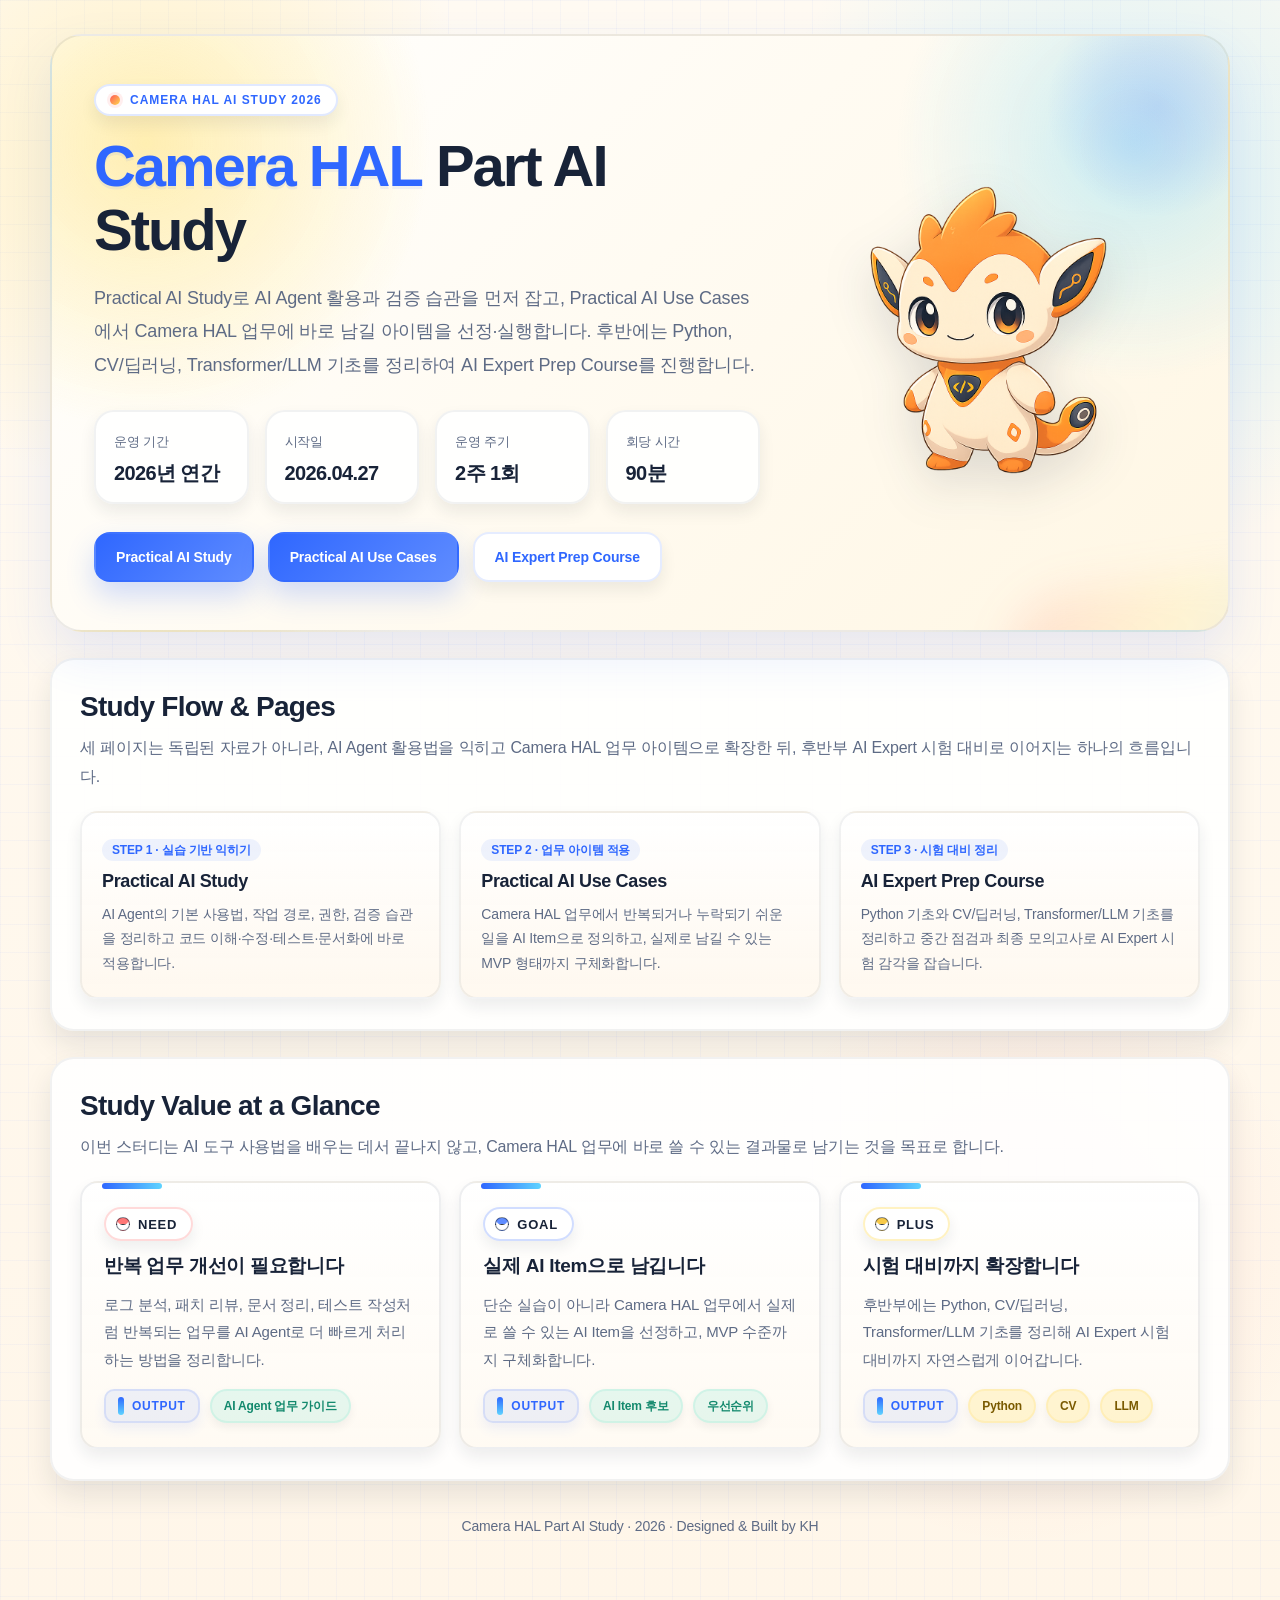
<file: docs/index.html>
<!DOCTYPE html>
<html lang="ko">
<head>
  <meta charset="UTF-8" />
  <meta name="viewport" content="width=device-width, initial-scale=1.0" />
  <title>Camera HAL AI Study | Practical AI Roadmap</title>
  <link rel="stylesheet" href="css/styles.css" />
</head>
<body>
  <div class="wrap">

    <header class="hero hero-with-mascot">
      <div class="hero-content">
        <div class="eyebrow">CAMERA HAL AI STUDY 2026</div>

        <h1>
          <span class="headline-accent">Camera HAL</span> Part AI Study
        </h1>

        <p class="subtitle">
          Practical AI Study로 AI Agent 활용과 검증 습관을 먼저 잡고,
          Practical AI Use Cases에서 Camera HAL 업무에 바로 남길 아이템을 선정·실행합니다.
          후반에는 Python, CV/딥러닝, Transformer/LLM 기초를 정리하여 AI Expert Prep Course를 진행합니다.
        </p>

        <div class="meta-grid">
          <div class="meta-card">
            <div class="meta-label">운영 기간</div>
            <div class="meta-value">2026년 연간</div>
          </div>
          <div class="meta-card">
            <div class="meta-label">시작일</div>
            <div class="meta-value">2026.04.27</div>
          </div>
          <div class="meta-card">
            <div class="meta-label">운영 주기</div>
            <div class="meta-value">2주 1회</div>
          </div>
          <div class="meta-card">
            <div class="meta-label">회당 시간</div>
            <div class="meta-value">90분</div>
          </div>
        </div>

        <div class="hero-actions">
          <a class="btn btn-primary" href="pages/practical_ai_study.html">Practical AI Study</a>
          <a class="btn btn-primary" href="pages/practical_ai_usecases.html">Practical AI Use Cases</a>
          <a class="btn btn-secondary" href="pages/ai_expert_prep_course.html">AI Expert Prep Course</a>
        </div>
      </div>

      <div class="hero-mascot">
        <img src="images/mascot.png" alt="" aria-hidden="true" />
      </div>
    </header>

    <section class="section">
      <h2>Study Flow & Pages</h2>
      <p>
        세 페이지는 독립된 자료가 아니라, AI Agent 활용법을 익히고
        Camera HAL 업무 아이템으로 확장한 뒤, 후반부 AI Expert 시험 대비로 이어지는 하나의 흐름입니다.
      </p>

      <div class="grid-3 balance-last">
        <a class="page-link" href="pages/practical_ai_study.html">
          <div class="label">STEP 1 · 실습 기반 익히기</div>
          <strong>Practical AI Study</strong>
          <span>
            AI Agent의 기본 사용법, 작업 경로, 권한, 검증 습관을 정리하고
            코드 이해·수정·테스트·문서화에 바로 적용합니다.
          </span>
        </a>

        <a class="page-link" href="pages/practical_ai_usecases.html">
          <div class="label">STEP 2 · 업무 아이템 적용</div>
          <strong>Practical AI Use Cases</strong>
          <span>
            Camera HAL 업무에서 반복되거나 누락되기 쉬운 일을 AI Item으로 정의하고,
            실제로 남길 수 있는 MVP 형태까지 구체화합니다.
          </span>
        </a>

        <a class="page-link" href="pages/ai_expert_prep_course.html">
          <div class="label">STEP 3 · 시험 대비 정리</div>
          <strong>AI Expert Prep Course</strong>
          <span>
            Python 기초와 CV/딥러닝, Transformer/LLM 기초를 정리하고
            중간 점검과 최종 모의고사로 AI Expert 시험 감각을 잡습니다.
          </span>
        </a>
      </div>
    </section>

        <section class="section study-value-section">
      <h2>Study Value at a Glance</h2>
      <p>
        이번 스터디는 AI 도구 사용법을 배우는 데서 끝나지 않고,
        Camera HAL 업무에 바로 쓸 수 있는 결과물로 남기는 것을 목표로 합니다.
      </p>
    
      <div class="grid-3 balance-last">
        <div class="card">
          <div class="label label-need">NEED</div>
          <h3>반복 업무 개선이 필요합니다</h3>
          <p>
            로그 분석, 패치 리뷰, 문서 정리, 테스트 작성처럼 반복되는 업무를
            AI Agent로 더 빠르게 처리하는 방법을 정리합니다.
          </p>
          <div class="chips">
            <span class="chip chip-output">OUTPUT</span>
            <span class="chip mint">AI Agent 업무 가이드</span>
          </div>
        </div>
    
        <div class="card">
          <div class="label label-goal">GOAL</div>
          <h3>실제 AI Item으로 남깁니다</h3>
          <p>
            단순 실습이 아니라 Camera HAL 업무에서 실제로 쓸 수 있는 AI Item을 선정하고,
            MVP 수준까지 구체화합니다.
          </p>
          <div class="chips">
            <span class="chip chip-output">OUTPUT</span>
            <span class="chip mint">AI Item 후보</span>
            <span class="chip mint">우선순위</span>
          </div>
        </div>
    
        <div class="card">
          <div class="label label-plus">PLUS</div>
          <h3>시험 대비까지 확장합니다</h3>
          <p>
            후반부에는 Python, CV/딥러닝, Transformer/LLM 기초를 정리해
            AI Expert 시험 대비까지 자연스럽게 이어갑니다.
          </p>
          <div class="chips">
            <span class="chip chip-output">OUTPUT</span>
            <span class="chip yellow">Python</span>
            <span class="chip yellow">CV</span>
            <span class="chip yellow">LLM</span>
          </div>
        </div>
      </div>
    </section>

    <footer class="footer">
      Camera HAL Part AI Study · 2026 · Designed & Built by KH
    </footer>
  </div>
</body>
</html>
</file>
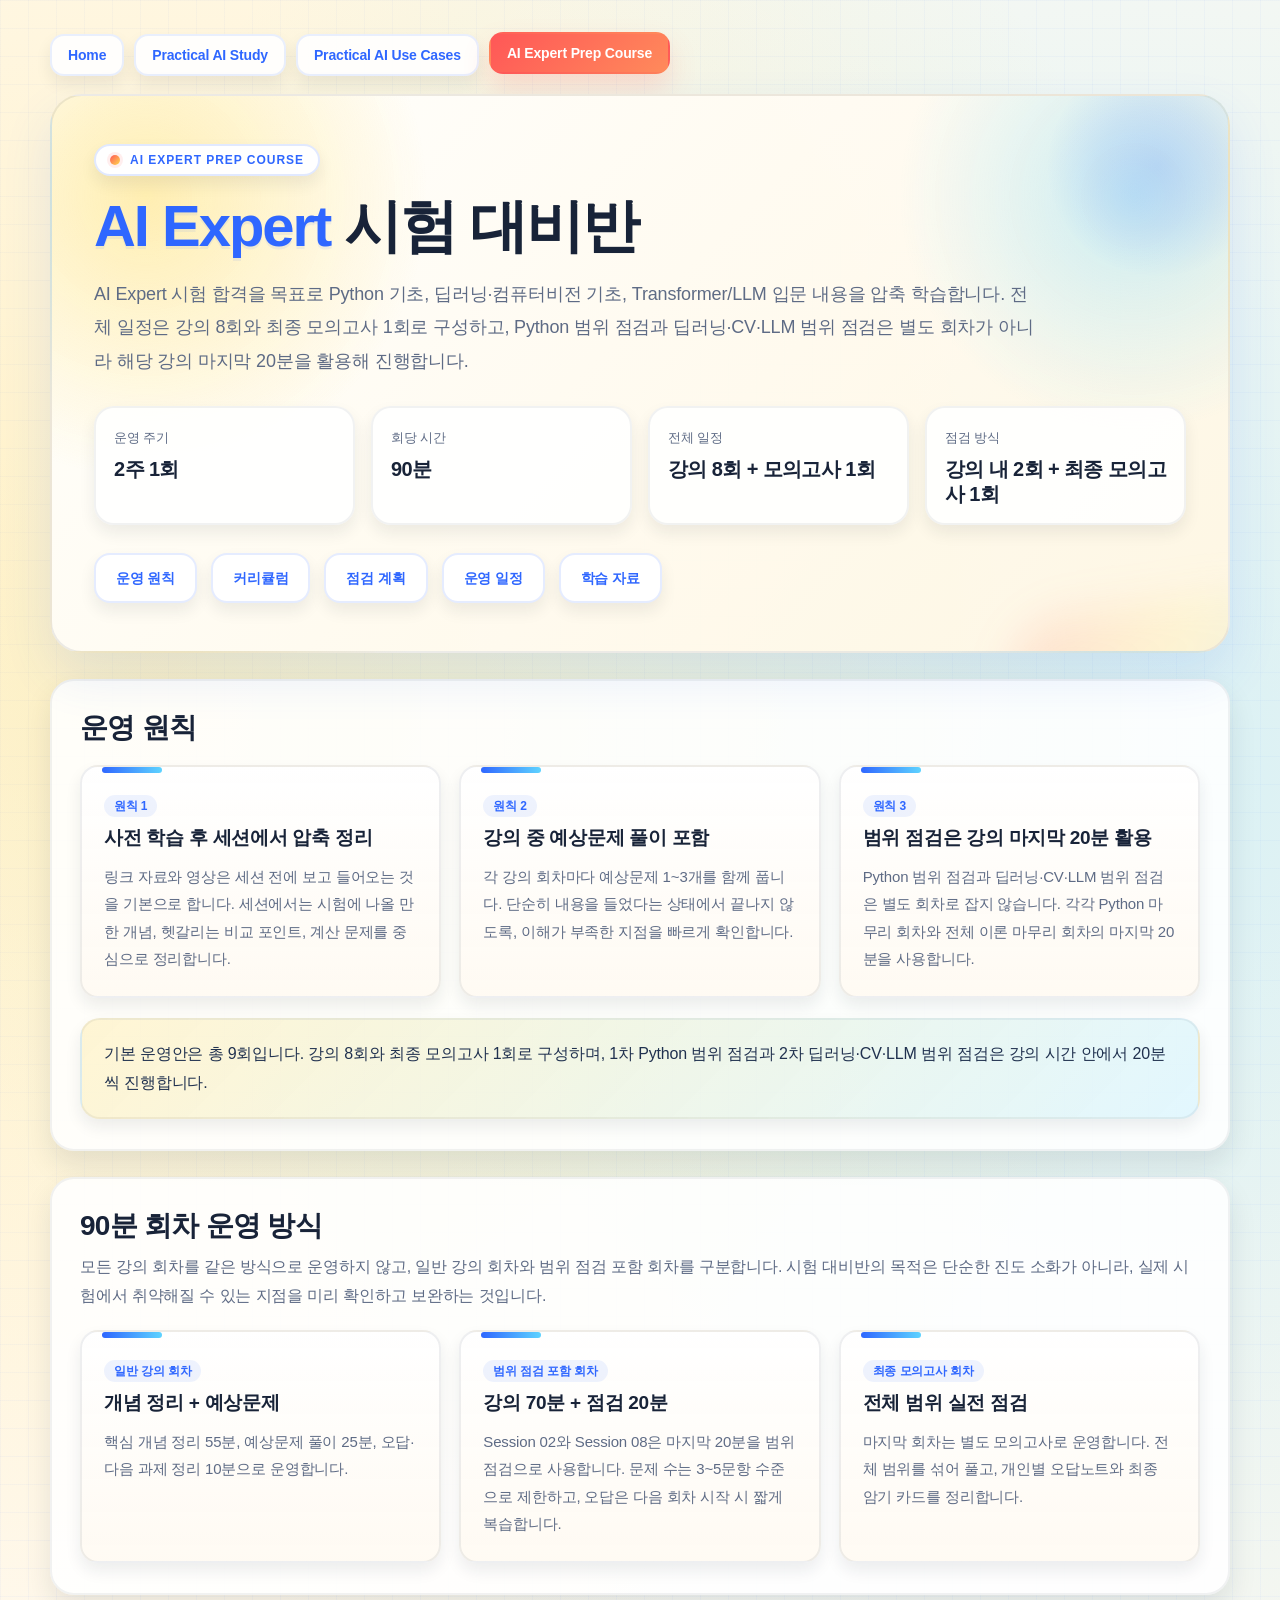
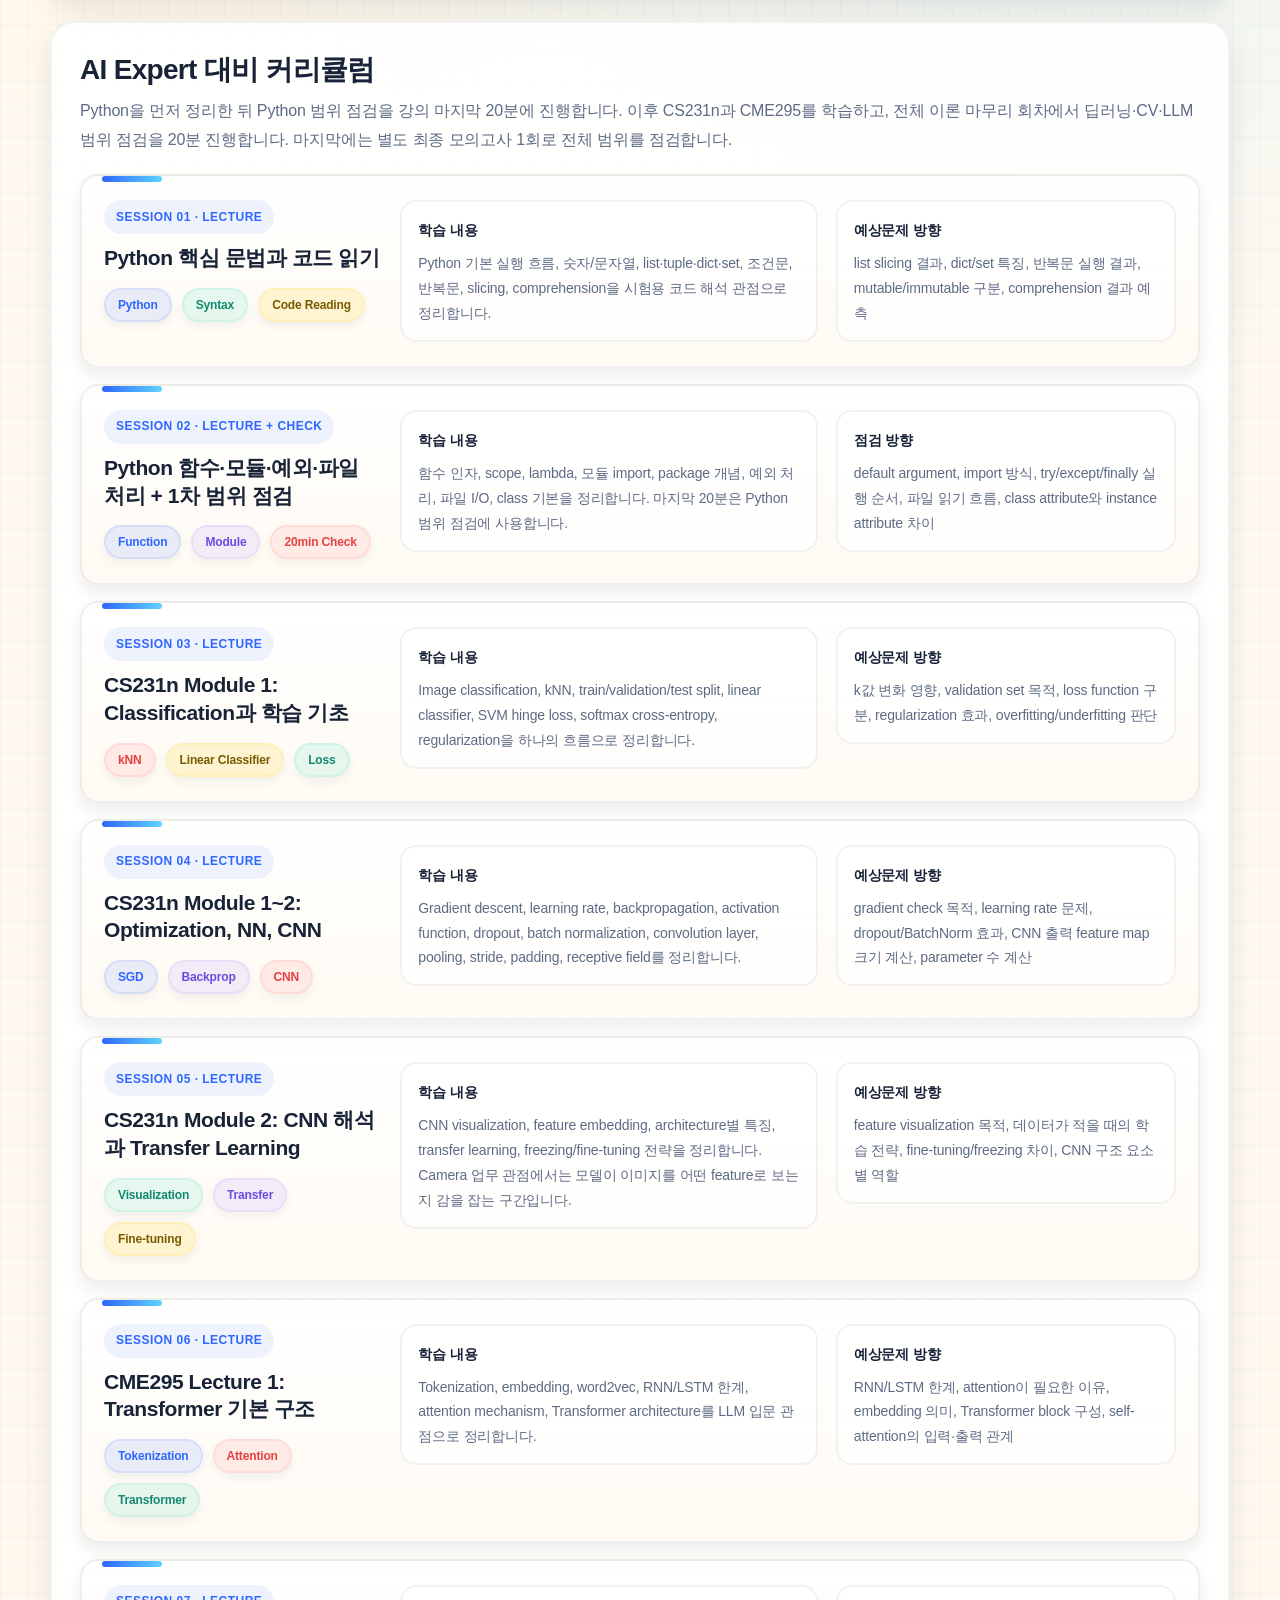
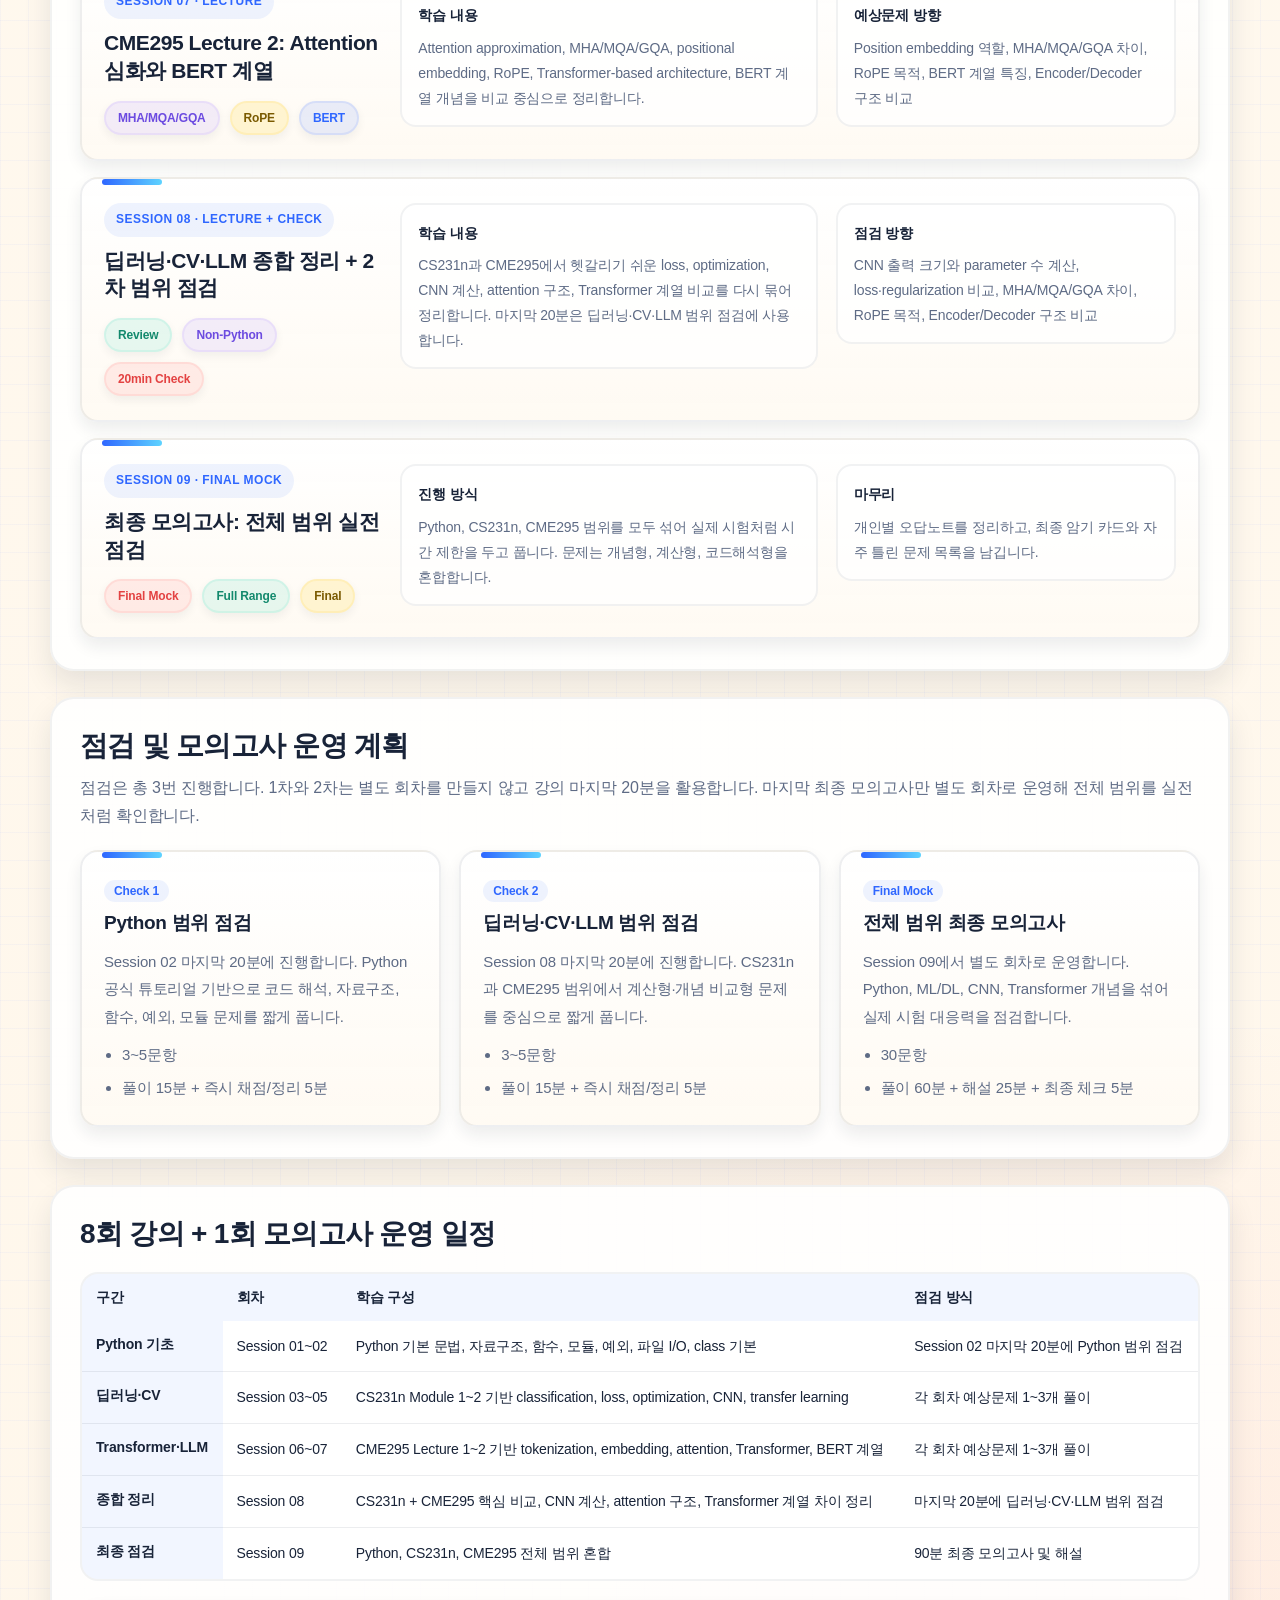
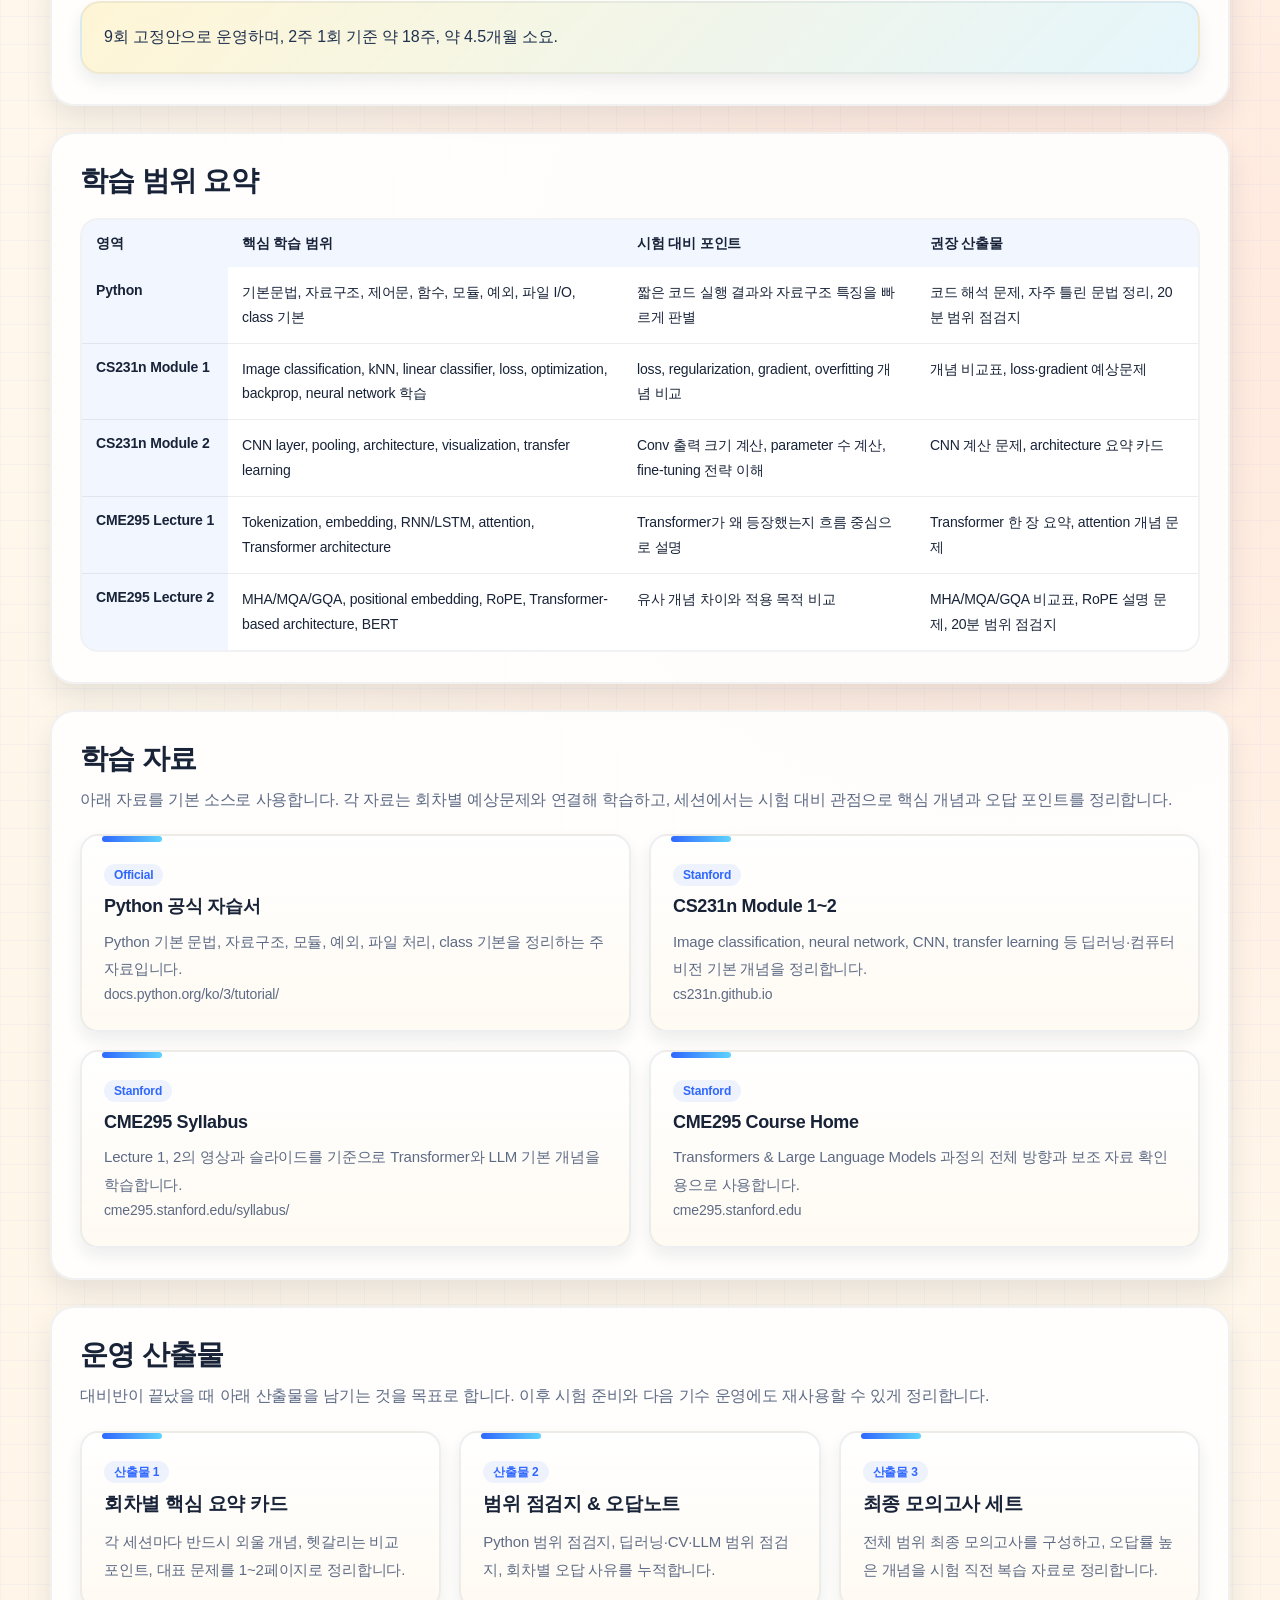
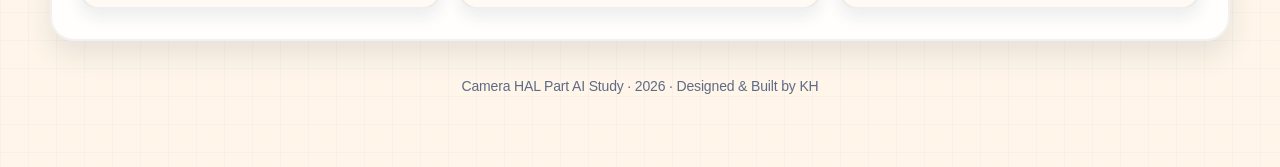
<file: docs/pages/ai_expert_prep_course.html>
<!DOCTYPE html>
<html lang="ko">
<head>
  <meta charset="UTF-8" />
  <meta name="viewport" content="width=device-width, initial-scale=1.0" />
  <title>Camera HAL AI Study | AI Expert Prep Course</title>
  <link rel="stylesheet" href="../css/styles.css" />
</head>
<body>
  <div class="wrap">
    <nav class="topnav" aria-label="Study pages">
      <a href="../index.html">Home</a>
      <a href="practical_ai_study.html">Practical AI Study</a>
      <a href="practical_ai_usecases.html">Practical AI Use Cases</a>
      <a class="active" aria-current="page" href="ai_expert_prep_course.html">AI Expert Prep Course</a>
    </nav>

    <header class="hero">
      <div class="eyebrow">AI EXPERT PREP COURSE</div>

      <h1>
        <span class="headline-accent">AI Expert</span> 시험 대비반
      </h1>

      <p class="subtitle">
        AI Expert 시험 합격을 목표로 Python 기초, 딥러닝·컴퓨터비전 기초, Transformer/LLM 입문 내용을 압축 학습합니다.
        전체 일정은 강의 8회와 최종 모의고사 1회로 구성하고, Python 범위 점검과 딥러닝·CV·LLM 범위 점검은 별도 회차가 아니라 해당 강의 마지막 20분을 활용해 진행합니다.
      </p>

      <div class="meta-grid">
        <div class="meta-card">
          <div class="meta-label">운영 주기</div>
          <div class="meta-value">2주 1회</div>
        </div>
        <div class="meta-card">
          <div class="meta-label">회당 시간</div>
          <div class="meta-value">90분</div>
        </div>
        <div class="meta-card">
          <div class="meta-label">전체 일정</div>
          <div class="meta-value">강의 8회 + 모의고사 1회</div>
        </div>
        <div class="meta-card">
          <div class="meta-label">점검 방식</div>
          <div class="meta-value">강의 내 2회 + 최종 모의고사 1회</div>
        </div>
      </div>

      <div class="hero-actions">
        <a class="btn btn-secondary" href="#principles">운영 원칙</a>
        <a class="btn btn-secondary" href="#curriculum">커리큘럼</a>
        <a class="btn btn-secondary" href="#mock">점검 계획</a>
        <a class="btn btn-secondary" href="#schedule">운영 일정</a>
        <a class="btn btn-secondary" href="#resources">학습 자료</a>
      </div>
    </header>

    <main>
      <section class="section" id="principles">
        <h2>운영 원칙</h2>

        <div class="grid-3">
          <div class="card">
            <div class="label">원칙 1</div>
            <h3>사전 학습 후 세션에서 압축 정리</h3>
            <p>
              링크 자료와 영상은 세션 전에 보고 들어오는 것을 기본으로 합니다.
              세션에서는 시험에 나올 만한 개념, 헷갈리는 비교 포인트, 계산 문제를 중심으로 정리합니다.
            </p>
          </div>

          <div class="card">
            <div class="label">원칙 2</div>
            <h3>강의 중 예상문제 풀이 포함</h3>
            <p>
              각 강의 회차마다 예상문제 1~3개를 함께 풉니다.
              단순히 내용을 들었다는 상태에서 끝나지 않도록, 이해가 부족한 지점을 빠르게 확인합니다.
            </p>
          </div>

          <div class="card">
            <div class="label">원칙 3</div>
            <h3>범위 점검은 강의 마지막 20분 활용</h3>
            <p>
              Python 범위 점검과 딥러닝·CV·LLM 범위 점검은 별도 회차로 잡지 않습니다.
              각각 Python 마무리 회차와 전체 이론 마무리 회차의 마지막 20분을 사용합니다.
            </p>
          </div>
        </div>

        <div class="highlight-box">
          기본 운영안은 총 9회입니다. 강의 8회와 최종 모의고사 1회로 구성하며,
          1차 Python 범위 점검과 2차 딥러닝·CV·LLM 범위 점검은 강의 시간 안에서 20분씩 진행합니다.
        </div>
      </section>

      <section class="section" id="session-format">
        <h2>90분 회차 운영 방식</h2>
        <p>
          모든 강의 회차를 같은 방식으로 운영하지 않고, 일반 강의 회차와 범위 점검 포함 회차를 구분합니다.
          시험 대비반의 목적은 단순한 진도 소화가 아니라, 실제 시험에서 취약해질 수 있는 지점을 미리 확인하고 보완하는 것입니다.
        </p>

        <div class="grid-3">
          <div class="card">
            <div class="label">일반 강의 회차</div>
            <h3>개념 정리 + 예상문제</h3>
            <p>
              핵심 개념 정리 55분, 예상문제 풀이 25분, 오답·다음 과제 정리 10분으로 운영합니다.
            </p>
          </div>

          <div class="card">
            <div class="label">범위 점검 포함 회차</div>
            <h3>강의 70분 + 점검 20분</h3>
            <p>
              Session 02와 Session 08은 마지막 20분을 범위 점검으로 사용합니다.
              문제 수는 3~5문항 수준으로 제한하고, 오답은 다음 회차 시작 시 짧게 복습합니다.
            </p>
          </div>

          <div class="card">
            <div class="label">최종 모의고사 회차</div>
            <h3>전체 범위 실전 점검</h3>
            <p>
              마지막 회차는 별도 모의고사로 운영합니다.
              전체 범위를 섞어 풀고, 개인별 오답노트와 최종 암기 카드를 정리합니다.
            </p>
          </div>
        </div>
      </section>

      <section class="section" id="curriculum">
        <h2>AI Expert 대비 커리큘럼</h2>
        <p>
          Python을 먼저 정리한 뒤 Python 범위 점검을 강의 마지막 20분에 진행합니다.
          이후 CS231n과 CME295를 학습하고, 전체 이론 마무리 회차에서 딥러닝·CV·LLM 범위 점검을 20분 진행합니다.
          마지막에는 별도 최종 모의고사 1회로 전체 범위를 점검합니다.
        </p>

        <div class="timeline">
          <article class="session-card">
            <div>
              <span class="session-no">Session 01 · Lecture</span>
              <div class="session-title">Python 핵심 문법과 코드 읽기</div>
              <div class="chips">
                <span class="chip">Python</span>
                <span class="chip mint">Syntax</span>
                <span class="chip yellow">Code Reading</span>
              </div>
            </div>
            <div class="session-part">
              <strong>학습 내용</strong>
              <p>Python 기본 실행 흐름, 숫자/문자열, list·tuple·dict·set, 조건문, 반복문, slicing, comprehension을 시험용 코드 해석 관점으로 정리합니다.</p>
            </div>
            <div class="session-part">
              <strong>예상문제 방향</strong>
              <p>list slicing 결과, dict/set 특징, 반복문 실행 결과, mutable/immutable 구분, comprehension 결과 예측</p>
            </div>
          </article>

          <article class="session-card">
            <div>
              <span class="session-no">Session 02 · Lecture + Check</span>
              <div class="session-title">Python 함수·모듈·예외·파일 처리 + 1차 범위 점검</div>
              <div class="chips">
                <span class="chip">Function</span>
                <span class="chip purple">Module</span>
                <span class="chip red">20min Check</span>
              </div>
            </div>
            <div class="session-part">
              <strong>학습 내용</strong>
              <p>함수 인자, scope, lambda, 모듈 import, package 개념, 예외 처리, 파일 I/O, class 기본을 정리합니다. 마지막 20분은 Python 범위 점검에 사용합니다.</p>
            </div>
            <div class="session-part">
              <strong>점검 방향</strong>
              <p>default argument, import 방식, try/except/finally 실행 순서, 파일 읽기 흐름, class attribute와 instance attribute 차이</p>
            </div>
          </article>

          <article class="session-card">
            <div>
              <span class="session-no">Session 03 · Lecture</span>
              <div class="session-title">CS231n Module 1: Classification과 학습 기초</div>
              <div class="chips">
                <span class="chip red">kNN</span>
                <span class="chip yellow">Linear Classifier</span>
                <span class="chip mint">Loss</span>
              </div>
            </div>
            <div class="session-part">
              <strong>학습 내용</strong>
              <p>Image classification, kNN, train/validation/test split, linear classifier, SVM hinge loss, softmax cross-entropy, regularization을 하나의 흐름으로 정리합니다.</p>
            </div>
            <div class="session-part">
              <strong>예상문제 방향</strong>
              <p>k값 변화 영향, validation set 목적, loss function 구분, regularization 효과, overfitting/underfitting 판단</p>
            </div>
          </article>

          <article class="session-card">
            <div>
              <span class="session-no">Session 04 · Lecture</span>
              <div class="session-title">CS231n Module 1~2: Optimization, NN, CNN</div>
              <div class="chips">
                <span class="chip">SGD</span>
                <span class="chip purple">Backprop</span>
                <span class="chip red">CNN</span>
              </div>
            </div>
            <div class="session-part">
              <strong>학습 내용</strong>
              <p>Gradient descent, learning rate, backpropagation, activation function, dropout, batch normalization, convolution layer, pooling, stride, padding, receptive field를 정리합니다.</p>
            </div>
            <div class="session-part">
              <strong>예상문제 방향</strong>
              <p>gradient check 목적, learning rate 문제, dropout/BatchNorm 효과, CNN 출력 feature map 크기 계산, parameter 수 계산</p>
            </div>
          </article>

          <article class="session-card">
            <div>
              <span class="session-no">Session 05 · Lecture</span>
              <div class="session-title">CS231n Module 2: CNN 해석과 Transfer Learning</div>
              <div class="chips">
                <span class="chip mint">Visualization</span>
                <span class="chip purple">Transfer</span>
                <span class="chip yellow">Fine-tuning</span>
              </div>
            </div>
            <div class="session-part">
              <strong>학습 내용</strong>
              <p>CNN visualization, feature embedding, architecture별 특징, transfer learning, freezing/fine-tuning 전략을 정리합니다. Camera 업무 관점에서는 모델이 이미지를 어떤 feature로 보는지 감을 잡는 구간입니다.</p>
            </div>
            <div class="session-part">
              <strong>예상문제 방향</strong>
              <p>feature visualization 목적, 데이터가 적을 때의 학습 전략, fine-tuning/freezing 차이, CNN 구조 요소별 역할</p>
            </div>
          </article>

          <article class="session-card">
            <div>
              <span class="session-no">Session 06 · Lecture</span>
              <div class="session-title">CME295 Lecture 1: Transformer 기본 구조</div>
              <div class="chips">
                <span class="chip">Tokenization</span>
                <span class="chip red">Attention</span>
                <span class="chip mint">Transformer</span>
              </div>
            </div>
            <div class="session-part">
              <strong>학습 내용</strong>
              <p>Tokenization, embedding, word2vec, RNN/LSTM 한계, attention mechanism, Transformer architecture를 LLM 입문 관점으로 정리합니다.</p>
            </div>
            <div class="session-part">
              <strong>예상문제 방향</strong>
              <p>RNN/LSTM 한계, attention이 필요한 이유, embedding 의미, Transformer block 구성, self-attention의 입력·출력 관계</p>
            </div>
          </article>

          <article class="session-card">
            <div>
              <span class="session-no">Session 07 · Lecture</span>
              <div class="session-title">CME295 Lecture 2: Attention 심화와 BERT 계열</div>
              <div class="chips">
                <span class="chip purple">MHA/MQA/GQA</span>
                <span class="chip yellow">RoPE</span>
                <span class="chip">BERT</span>
              </div>
            </div>
            <div class="session-part">
              <strong>학습 내용</strong>
              <p>Attention approximation, MHA/MQA/GQA, positional embedding, RoPE, Transformer-based architecture, BERT 계열 개념을 비교 중심으로 정리합니다.</p>
            </div>
            <div class="session-part">
              <strong>예상문제 방향</strong>
              <p>Position embedding 역할, MHA/MQA/GQA 차이, RoPE 목적, BERT 계열 특징, Encoder/Decoder 구조 비교</p>
            </div>
          </article>

          <article class="session-card">
            <div>
              <span class="session-no">Session 08 · Lecture + Check</span>
              <div class="session-title">딥러닝·CV·LLM 종합 정리 + 2차 범위 점검</div>
              <div class="chips">
                <span class="chip mint">Review</span>
                <span class="chip purple">Non-Python</span>
                <span class="chip red">20min Check</span>
              </div>
            </div>
            <div class="session-part">
              <strong>학습 내용</strong>
              <p>CS231n과 CME295에서 헷갈리기 쉬운 loss, optimization, CNN 계산, attention 구조, Transformer 계열 비교를 다시 묶어 정리합니다. 마지막 20분은 딥러닝·CV·LLM 범위 점검에 사용합니다.</p>
            </div>
            <div class="session-part">
              <strong>점검 방향</strong>
              <p>CNN 출력 크기와 parameter 수 계산, loss·regularization 비교, MHA/MQA/GQA 차이, RoPE 목적, Encoder/Decoder 구조 비교</p>
            </div>
          </article>

          <article class="session-card">
            <div>
              <span class="session-no">Session 09 · Final Mock</span>
              <div class="session-title">최종 모의고사: 전체 범위 실전 점검</div>
              <div class="chips">
                <span class="chip red">Final Mock</span>
                <span class="chip mint">Full Range</span>
                <span class="chip yellow">Final</span>
              </div>
            </div>
            <div class="session-part">
              <strong>진행 방식</strong>
              <p>Python, CS231n, CME295 범위를 모두 섞어 실제 시험처럼 시간 제한을 두고 풉니다. 문제는 개념형, 계산형, 코드해석형을 혼합합니다.</p>
            </div>
            <div class="session-part">
              <strong>마무리</strong>
              <p>개인별 오답노트를 정리하고, 최종 암기 카드와 자주 틀린 문제 목록을 남깁니다.</p>
            </div>
          </article>
        </div>
      </section>

      <section class="section" id="mock">
        <h2>점검 및 모의고사 운영 계획</h2>
        <p>
          점검은 총 3번 진행합니다. 1차와 2차는 별도 회차를 만들지 않고 강의 마지막 20분을 활용합니다.
          마지막 최종 모의고사만 별도 회차로 운영해 전체 범위를 실전처럼 확인합니다.
        </p>

        <div class="grid-3">
          <div class="problem-card">
            <div class="label">Check 1</div>
            <h3>Python 범위 점검</h3>
            <p>Session 02 마지막 20분에 진행합니다. Python 공식 튜토리얼 기반으로 코드 해석, 자료구조, 함수, 예외, 모듈 문제를 짧게 풉니다.</p>
            <ul>
              <li>3~5문항</li>
              <li>풀이 15분 + 즉시 채점/정리 5분</li>
            </ul>
          </div>

          <div class="problem-card">
            <div class="label">Check 2</div>
            <h3>딥러닝·CV·LLM 범위 점검</h3>
            <p>Session 08 마지막 20분에 진행합니다. CS231n과 CME295 범위에서 계산형·개념 비교형 문제를 중심으로 짧게 풉니다.</p>
            <ul>
              <li>3~5문항</li>
              <li>풀이 15분 + 즉시 채점/정리 5분</li>
            </ul>
          </div>

          <div class="problem-card">
            <div class="label">Final Mock</div>
            <h3>전체 범위 최종 모의고사</h3>
            <p>Session 09에서 별도 회차로 운영합니다. Python, ML/DL, CNN, Transformer 개념을 섞어 실제 시험 대응력을 점검합니다.</p>
            <ul>
              <li>30문항</li>
              <li>풀이 60분 + 해설 25분 + 최종 체크 5분</li>
            </ul>
          </div>
        </div>
      </section>

      <section class="section" id="schedule">
        <h2>8회 강의 + 1회 모의고사 운영 일정</h2>

        <div class="table-wrap">
          <table>
            <caption class="sr-only">AI Expert Prep Course 8회 강의와 1회 최종 모의고사 운영 일정</caption>
            <thead>
              <tr>
                <th scope="col">구간</th>
                <th scope="col">회차</th>
                <th scope="col">학습 구성</th>
                <th scope="col">점검 방식</th>
              </tr>
            </thead>
            <tbody>
              <tr>
                <th scope="row" class="domain-cell">Python 기초</th>
                <td>Session 01~02</td>
                <td>Python 기본 문법, 자료구조, 함수, 모듈, 예외, 파일 I/O, class 기본</td>
                <td>Session 02 마지막 20분에 Python 범위 점검</td>
              </tr>
              <tr>
                <th scope="row" class="domain-cell">딥러닝·CV</th>
                <td>Session 03~05</td>
                <td>CS231n Module 1~2 기반 classification, loss, optimization, CNN, transfer learning</td>
                <td>각 회차 예상문제 1~3개 풀이</td>
              </tr>
              <tr>
                <th scope="row" class="domain-cell">Transformer·LLM</th>
                <td>Session 06~07</td>
                <td>CME295 Lecture 1~2 기반 tokenization, embedding, attention, Transformer, BERT 계열</td>
                <td>각 회차 예상문제 1~3개 풀이</td>
              </tr>
              <tr>
                <th scope="row" class="domain-cell">종합 정리</th>
                <td>Session 08</td>
                <td>CS231n + CME295 핵심 비교, CNN 계산, attention 구조, Transformer 계열 차이 정리</td>
                <td>마지막 20분에 딥러닝·CV·LLM 범위 점검</td>
              </tr>
              <tr>
                <th scope="row" class="domain-cell">최종 점검</th>
                <td>Session 09</td>
                <td>Python, CS231n, CME295 전체 범위 혼합</td>
                <td>90분 최종 모의고사 및 해설</td>
              </tr>
            </tbody>
          </table>
        </div>

        <div class="highlight-box">
          9회 고정안으로 운영하며, 2주 1회 기준 약 18주, 약 4.5개월 소요.
        </div>
      </section>

      <section class="section" id="scope-summary">
        <h2>학습 범위 요약</h2>

        <div class="table-wrap">
          <table>
            <caption class="sr-only">AI Expert Prep Course 학습 범위 요약</caption>
            <thead>
              <tr>
                <th scope="col">영역</th>
                <th scope="col">핵심 학습 범위</th>
                <th scope="col">시험 대비 포인트</th>
                <th scope="col">권장 산출물</th>
              </tr>
            </thead>
            <tbody>
              <tr>
                <th scope="row" class="domain-cell">Python</th>
                <td>기본문법, 자료구조, 제어문, 함수, 모듈, 예외, 파일 I/O, class 기본</td>
                <td>짧은 코드 실행 결과와 자료구조 특징을 빠르게 판별</td>
                <td>코드 해석 문제, 자주 틀린 문법 정리, 20분 범위 점검지</td>
              </tr>
              <tr>
                <th scope="row" class="domain-cell">CS231n Module 1</th>
                <td>Image classification, kNN, linear classifier, loss, optimization, backprop, neural network 학습</td>
                <td>loss, regularization, gradient, overfitting 개념 비교</td>
                <td>개념 비교표, loss·gradient 예상문제</td>
              </tr>
              <tr>
                <th scope="row" class="domain-cell">CS231n Module 2</th>
                <td>CNN layer, pooling, architecture, visualization, transfer learning</td>
                <td>Conv 출력 크기 계산, parameter 수 계산, fine-tuning 전략 이해</td>
                <td>CNN 계산 문제, architecture 요약 카드</td>
              </tr>
              <tr>
                <th scope="row" class="domain-cell">CME295 Lecture 1</th>
                <td>Tokenization, embedding, RNN/LSTM, attention, Transformer architecture</td>
                <td>Transformer가 왜 등장했는지 흐름 중심으로 설명</td>
                <td>Transformer 한 장 요약, attention 개념 문제</td>
              </tr>
              <tr>
                <th scope="row" class="domain-cell">CME295 Lecture 2</th>
                <td>MHA/MQA/GQA, positional embedding, RoPE, Transformer-based architecture, BERT</td>
                <td>유사 개념 차이와 적용 목적 비교</td>
                <td>MHA/MQA/GQA 비교표, RoPE 설명 문제, 20분 범위 점검지</td>
              </tr>
            </tbody>
          </table>
        </div>
      </section>

      <section class="section" id="resources">
        <h2>학습 자료</h2>
        <p>
          아래 자료를 기본 소스로 사용합니다. 각 자료는 회차별 예상문제와 연결해 학습하고,
          세션에서는 시험 대비 관점으로 핵심 개념과 오답 포인트를 정리합니다.
        </p>

        <div class="grid-2">
          <a class="resource" href="https://docs.python.org/ko/3/tutorial/" target="_blank" rel="noopener noreferrer">
            <div class="label">Official</div>
            <strong>Python 공식 자습서</strong>
            <p>Python 기본 문법, 자료구조, 모듈, 예외, 파일 처리, class 기본을 정리하는 주 자료입니다.</p>
            <span>docs.python.org/ko/3/tutorial/</span>
          </a>

          <a class="resource" href="https://cs231n.github.io/" target="_blank" rel="noopener noreferrer">
            <div class="label">Stanford</div>
            <strong>CS231n Module 1~2</strong>
            <p>Image classification, neural network, CNN, transfer learning 등 딥러닝·컴퓨터비전 기본 개념을 정리합니다.</p>
            <span>cs231n.github.io</span>
          </a>

          <a class="resource" href="https://cme295.stanford.edu/syllabus/" target="_blank" rel="noopener noreferrer">
            <div class="label">Stanford</div>
            <strong>CME295 Syllabus</strong>
            <p>Lecture 1, 2의 영상과 슬라이드를 기준으로 Transformer와 LLM 기본 개념을 학습합니다.</p>
            <span>cme295.stanford.edu/syllabus/</span>
          </a>

          <a class="resource" href="https://cme295.stanford.edu/" target="_blank" rel="noopener noreferrer">
            <div class="label">Stanford</div>
            <strong>CME295 Course Home</strong>
            <p>Transformers & Large Language Models 과정의 전체 방향과 보조 자료 확인용으로 사용합니다.</p>
            <span>cme295.stanford.edu</span>
          </a>
        </div>
      </section>

      <section class="section" id="outputs">
        <h2>운영 산출물</h2>
        <p>
          대비반이 끝났을 때 아래 산출물을 남기는 것을 목표로 합니다. 이후 시험 준비와 다음 기수 운영에도 재사용할 수 있게 정리합니다.
        </p>

        <div class="grid-3">
          <div class="card">
            <div class="label">산출물 1</div>
            <h3>회차별 핵심 요약 카드</h3>
            <p>각 세션마다 반드시 외울 개념, 헷갈리는 비교 포인트, 대표 문제를 1~2페이지로 정리합니다.</p>
          </div>

          <div class="card">
            <div class="label">산출물 2</div>
            <h3>범위 점검지 & 오답노트</h3>
            <p>Python 범위 점검지, 딥러닝·CV·LLM 범위 점검지, 회차별 오답 사유를 누적합니다.</p>
          </div>

          <div class="card">
            <div class="label">산출물 3</div>
            <h3>최종 모의고사 세트</h3>
            <p>전체 범위 최종 모의고사를 구성하고, 오답률 높은 개념을 시험 직전 복습 자료로 정리합니다.</p>
          </div>
        </div>
      </section>
    </main>

    <footer class="footer">
      Camera HAL Part AI Study · 2026 · Designed & Built by KH
    </footer>
  </div>
</body>
</html>
</file>
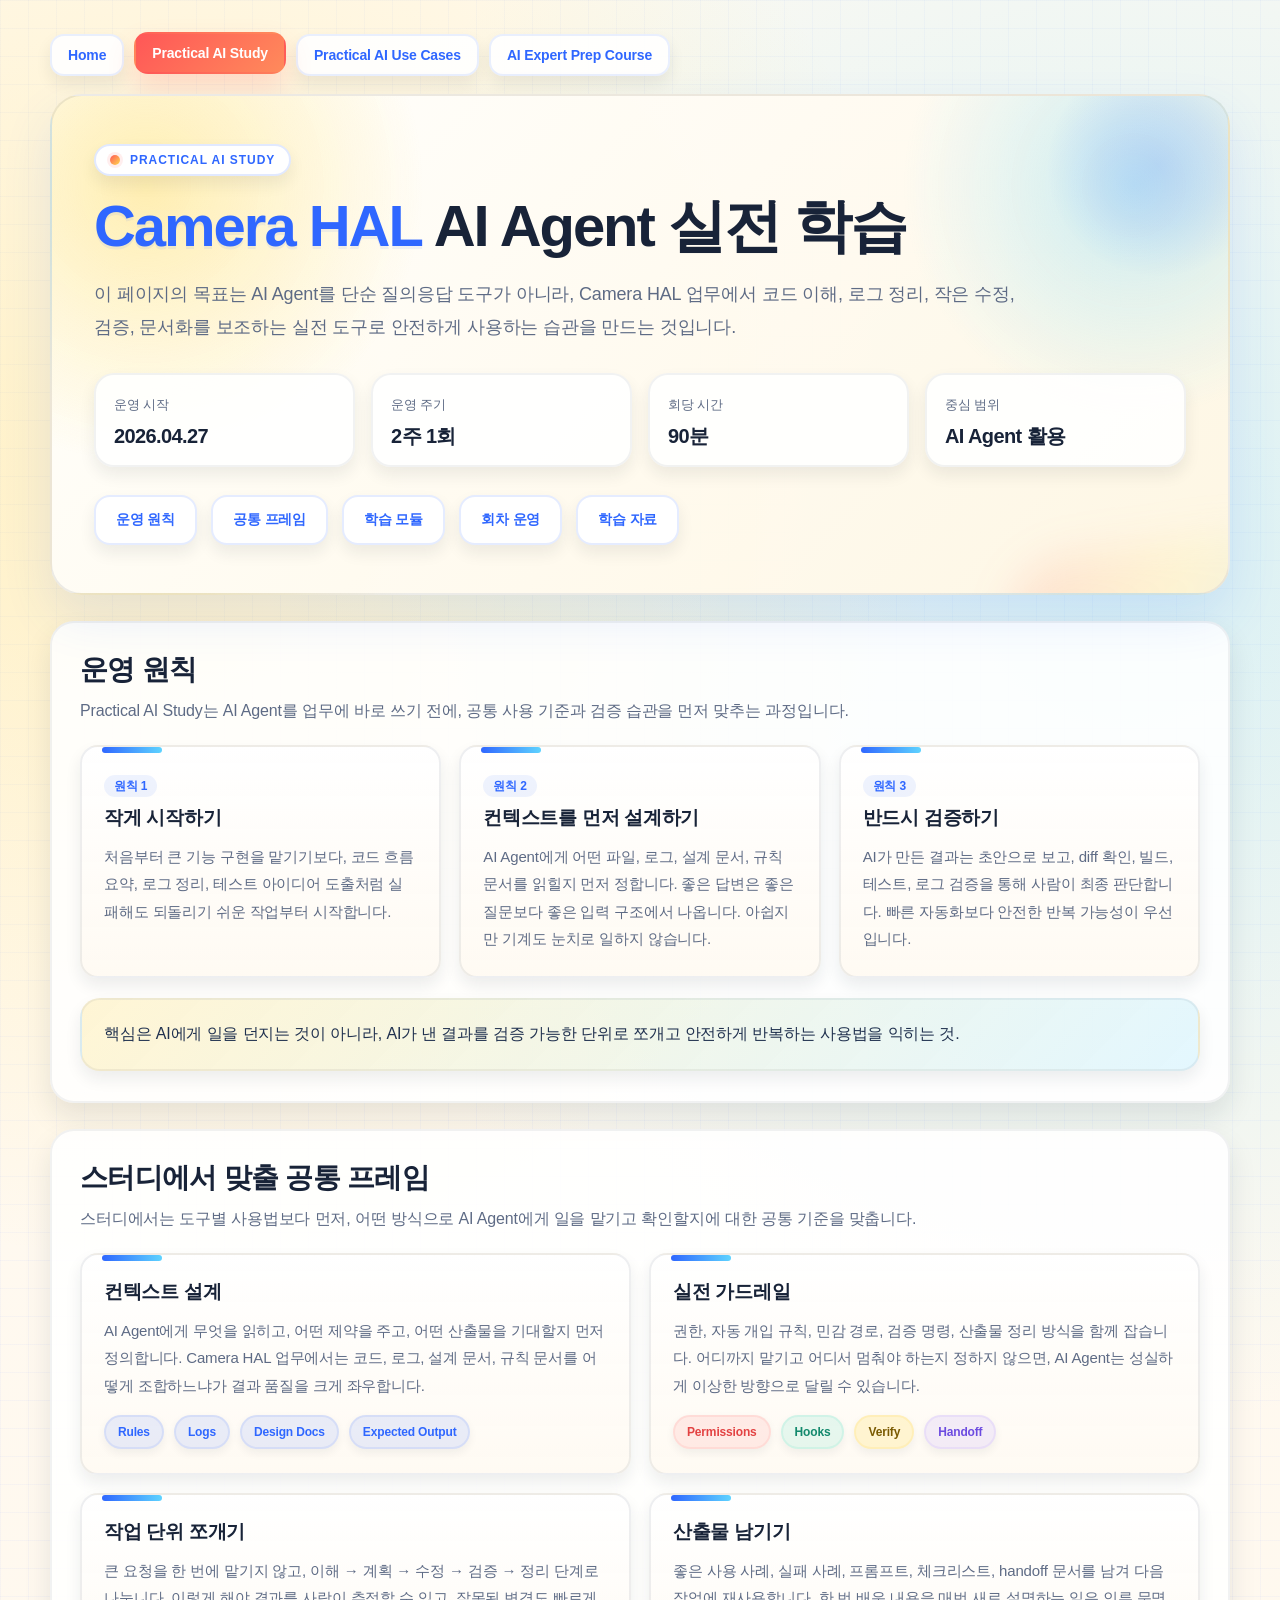
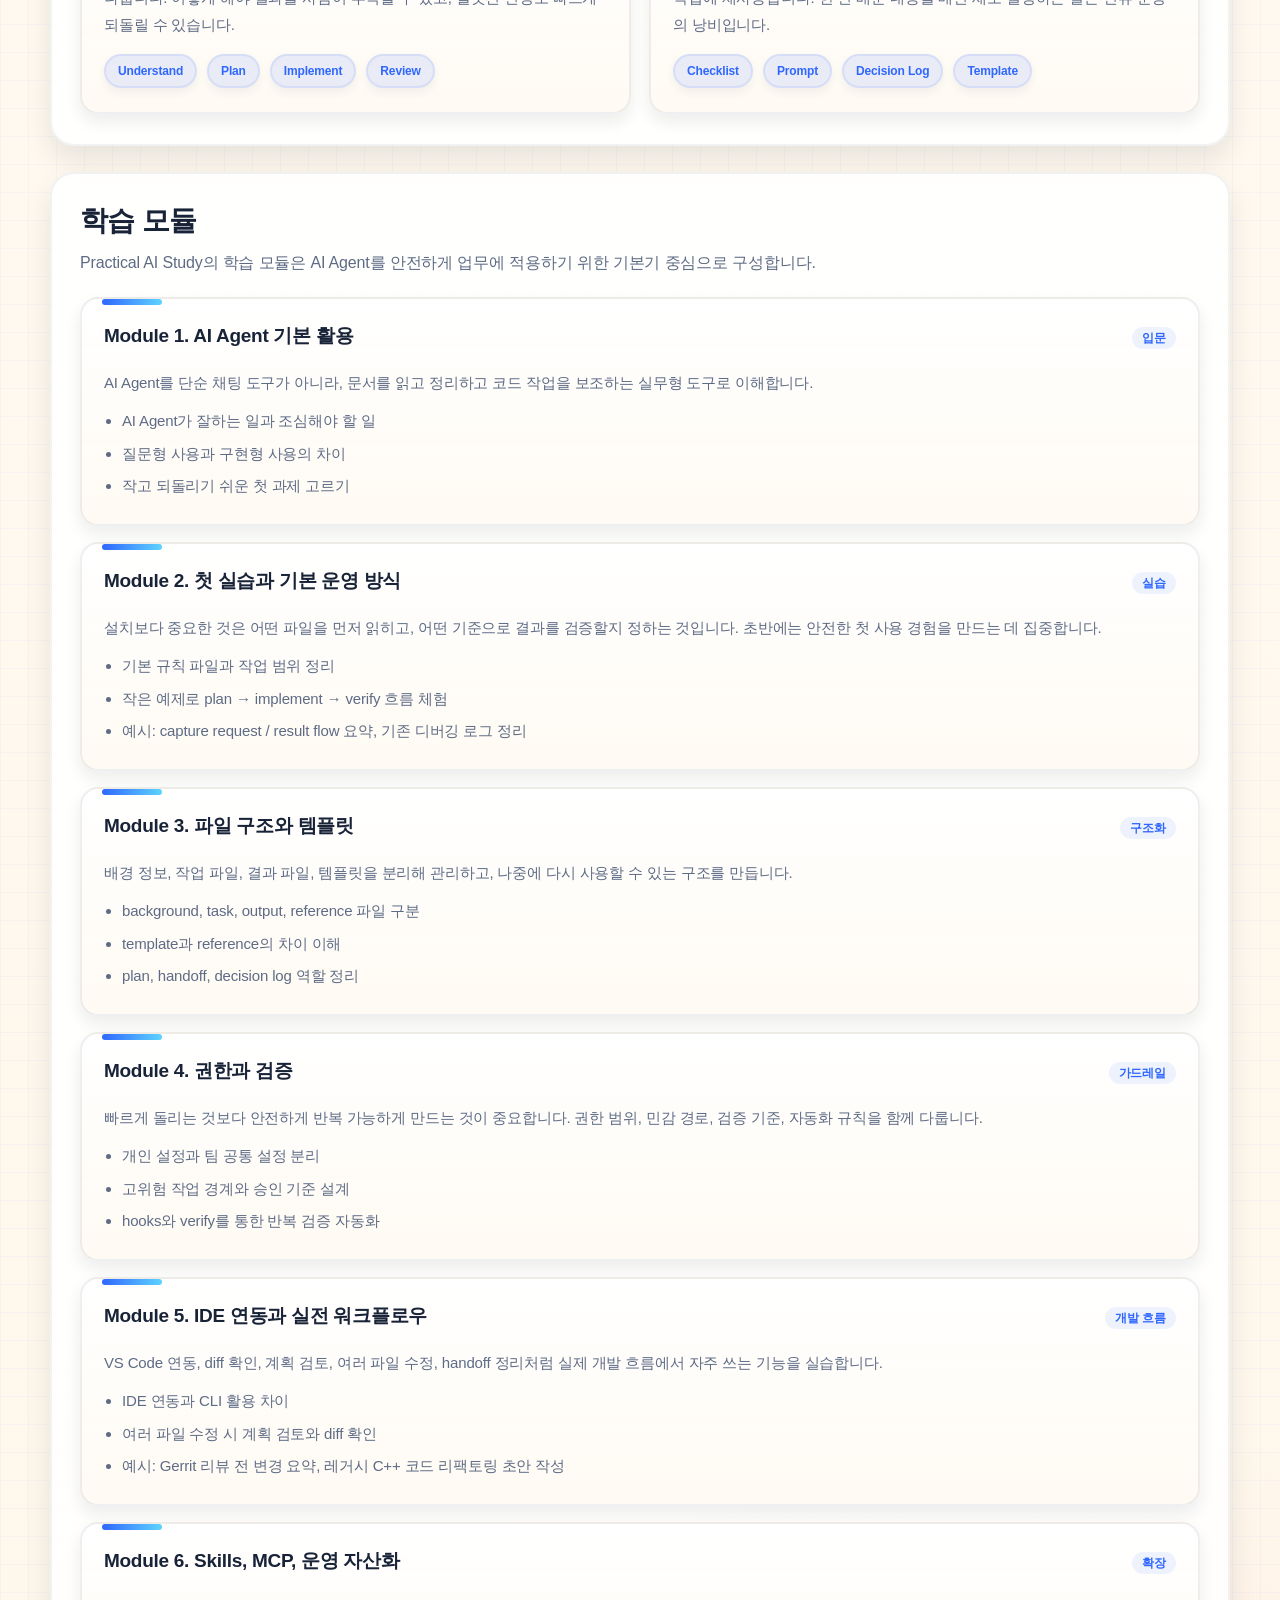
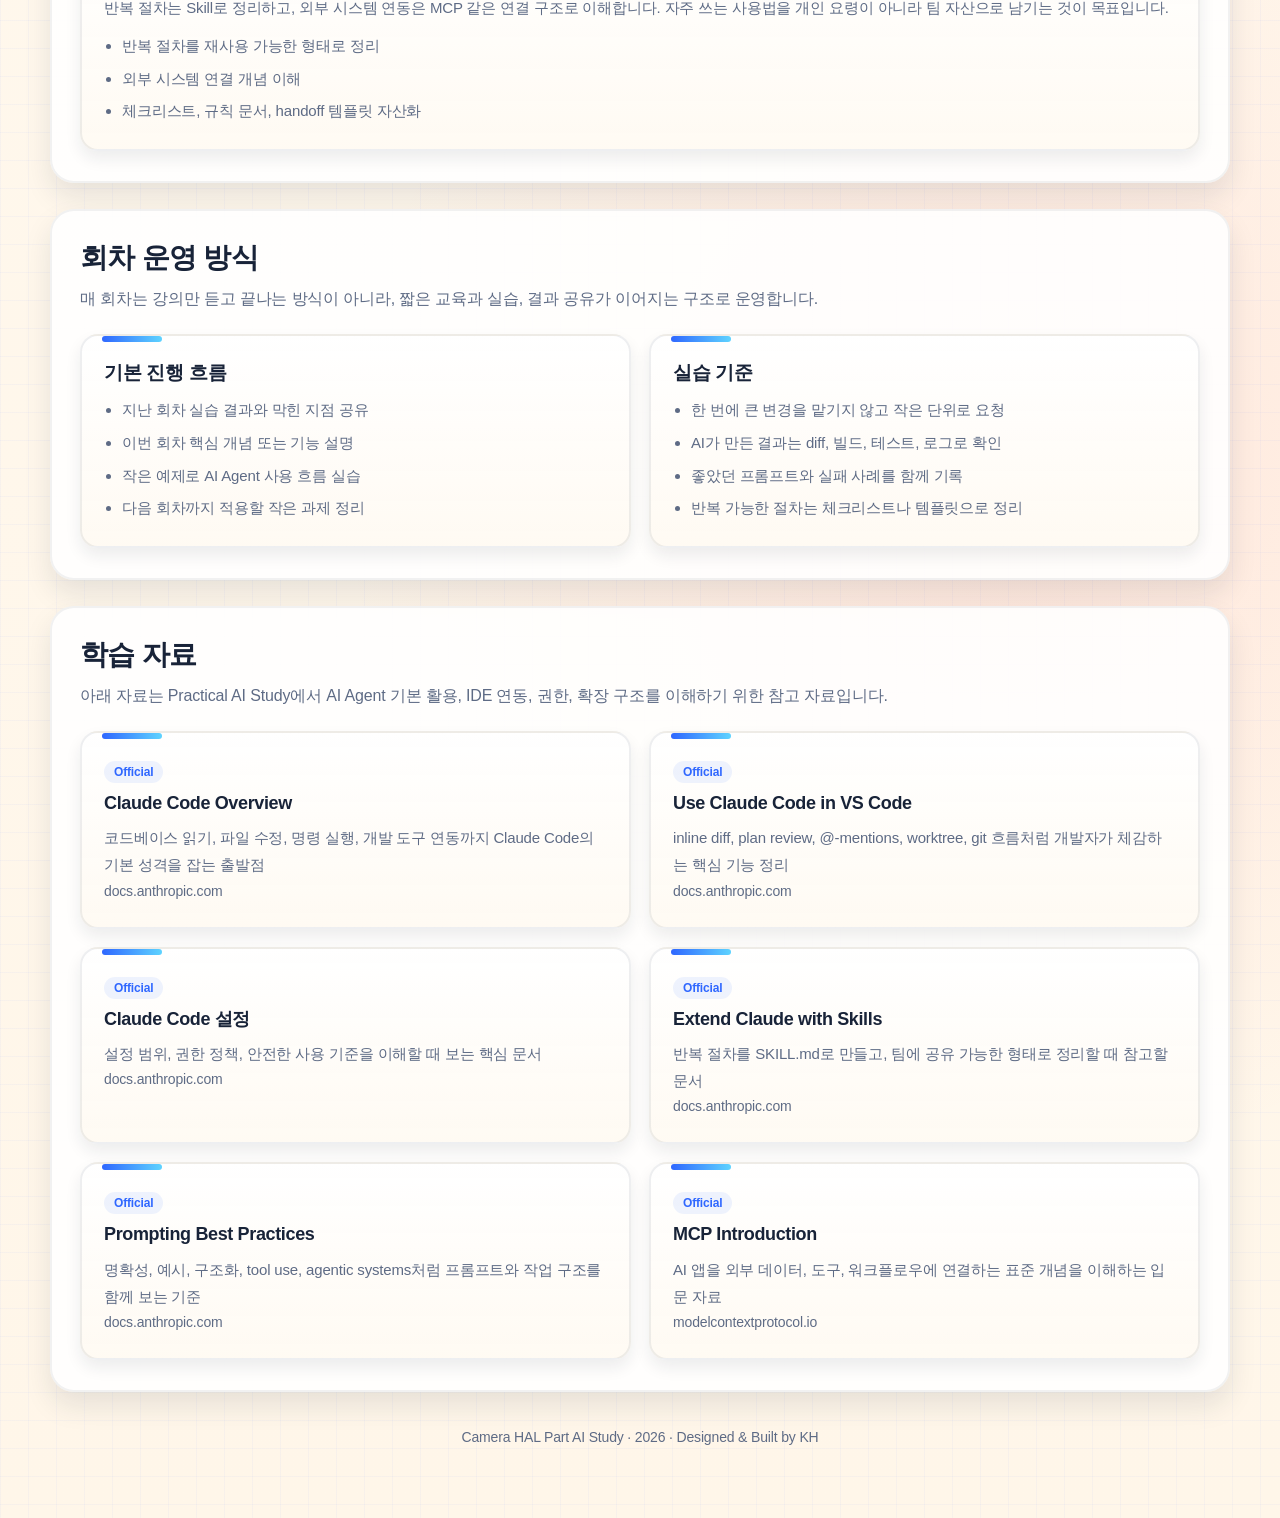
<file: docs/pages/practical_ai_study.html>
<!DOCTYPE html>
<html lang="ko">
<head>
  <meta charset="UTF-8" />
  <meta name="viewport" content="width=device-width, initial-scale=1.0" />
  <title>Camera HAL AI Study - Practical AI Study</title>
  <link rel="stylesheet" href="../css/styles.css" />
</head>
<body>
  <div class="wrap">
    <nav class="topnav">
      <a href="../index.html">Home</a>
      <a class="active" href="practical_ai_study.html" aria-current="page">Practical AI Study</a>
      <a href="practical_ai_usecases.html">Practical AI Use Cases</a>
      <a href="ai_expert_prep_course.html">AI Expert Prep Course</a>
    </nav>

    <header class="hero">
      <div class="eyebrow">PRACTICAL AI STUDY</div>

      <h1>
        <span class="headline-accent">Camera HAL</span> AI Agent 실전 학습
      </h1>

      <p class="subtitle">
        이 페이지의 목표는 AI Agent를 단순 질의응답 도구가 아니라, Camera HAL 업무에서 코드 이해, 로그 정리,
        작은 수정, 검증, 문서화를 보조하는 실전 도구로 안전하게 사용하는 습관을 만드는 것입니다.
      </p>

      <div class="meta-grid">
        <div class="meta-card">
          <div class="meta-label">운영 시작</div>
          <div class="meta-value">2026.04.27</div>
        </div>
        <div class="meta-card">
          <div class="meta-label">운영 주기</div>
          <div class="meta-value">2주 1회</div>
        </div>
        <div class="meta-card">
          <div class="meta-label">회당 시간</div>
          <div class="meta-value">90분</div>
        </div>
        <div class="meta-card">
          <div class="meta-label">중심 범위</div>
          <div class="meta-value">AI Agent 활용</div>
        </div>
      </div>

      <div class="hero-actions">
        <a class="btn btn-secondary" href="#principles">운영 원칙</a>
        <a class="btn btn-secondary" href="#frame">공통 프레임</a>
        <a class="btn btn-secondary" href="#modules">학습 모듈</a>
        <a class="btn btn-secondary" href="#session">회차 운영</a>
        <a class="btn btn-secondary" href="#resources">학습 자료</a>
      </div>
    </header>

    <section class="section" id="principles">
      <h2>운영 원칙</h2>
      <p>
        Practical AI Study는 AI Agent를 업무에 바로 쓰기 전에, 공통 사용 기준과 검증 습관을 먼저 맞추는 과정입니다.
      </p>

      <div class="grid-3">
        <div class="card">
          <div class="label">원칙 1</div>
          <h3>작게 시작하기</h3>
          <p>
            처음부터 큰 기능 구현을 맡기기보다, 코드 흐름 요약, 로그 정리, 테스트 아이디어 도출처럼
            실패해도 되돌리기 쉬운 작업부터 시작합니다.
          </p>
        </div>

        <div class="card">
          <div class="label">원칙 2</div>
          <h3>컨텍스트를 먼저 설계하기</h3>
          <p>
            AI Agent에게 어떤 파일, 로그, 설계 문서, 규칙 문서를 읽힐지 먼저 정합니다.
            좋은 답변은 좋은 질문보다 좋은 입력 구조에서 나옵니다. 아쉽지만 기계도 눈치로 일하지 않습니다.
          </p>
        </div>

        <div class="card">
          <div class="label">원칙 3</div>
          <h3>반드시 검증하기</h3>
          <p>
            AI가 만든 결과는 초안으로 보고, diff 확인, 빌드, 테스트, 로그 검증을 통해 사람이 최종 판단합니다.
            빠른 자동화보다 안전한 반복 가능성이 우선입니다.
          </p>
        </div>
      </div>

      <div class="highlight-box">
        핵심은 AI에게 일을 던지는 것이 아니라, AI가 낸 결과를 검증 가능한 단위로 쪼개고 안전하게 반복하는 사용법을 익히는 것.
      </div>
    </section>

    <section class="section" id="frame">
      <h2>스터디에서 맞출 공통 프레임</h2>
      <p>
        스터디에서는 도구별 사용법보다 먼저, 어떤 방식으로 AI Agent에게 일을 맡기고 확인할지에 대한 공통 기준을 맞춥니다.
      </p>

      <div class="grid-2">
        <div class="card">
          <h3>컨텍스트 설계</h3>
          <p>
            AI Agent에게 무엇을 읽히고, 어떤 제약을 주고, 어떤 산출물을 기대할지 먼저 정의합니다.
            Camera HAL 업무에서는 코드, 로그, 설계 문서, 규칙 문서를 어떻게 조합하느냐가 결과 품질을 크게 좌우합니다.
          </p>
          <div class="chips">
            <span class="chip">Rules</span>
            <span class="chip">Logs</span>
            <span class="chip">Design Docs</span>
            <span class="chip">Expected Output</span>
          </div>
        </div>

        <div class="card">
          <h3>실전 가드레일</h3>
          <p>
            권한, 자동 개입 규칙, 민감 경로, 검증 명령, 산출물 정리 방식을 함께 잡습니다.
            어디까지 맡기고 어디서 멈춰야 하는지 정하지 않으면, AI Agent는 성실하게 이상한 방향으로 달릴 수 있습니다.
          </p>
          <div class="chips">
            <span class="chip red">Permissions</span>
            <span class="chip mint">Hooks</span>
            <span class="chip yellow">Verify</span>
            <span class="chip purple">Handoff</span>
          </div>
        </div>

        <div class="card">
          <h3>작업 단위 쪼개기</h3>
          <p>
            큰 요청을 한 번에 맡기지 않고, 이해 → 계획 → 수정 → 검증 → 정리 단계로 나눕니다.
            이렇게 해야 결과를 사람이 추적할 수 있고, 잘못된 변경도 빠르게 되돌릴 수 있습니다.
          </p>
          <div class="chips">
            <span class="chip">Understand</span>
            <span class="chip">Plan</span>
            <span class="chip">Implement</span>
            <span class="chip">Review</span>
          </div>
        </div>

        <div class="card">
          <h3>산출물 남기기</h3>
          <p>
            좋은 사용 사례, 실패 사례, 프롬프트, 체크리스트, handoff 문서를 남겨 다음 작업에 재사용합니다.
            한 번 배운 내용을 매번 새로 설명하는 일은 인류 문명의 낭비입니다.
          </p>
          <div class="chips">
            <span class="chip">Checklist</span>
            <span class="chip">Prompt</span>
            <span class="chip">Decision Log</span>
            <span class="chip">Template</span>
          </div>
        </div>
      </div>
    </section>

    <section class="section" id="modules">
      <h2>학습 모듈</h2>
      <p>
        Practical AI Study의 학습 모듈은 AI Agent를 안전하게 업무에 적용하기 위한 기본기 중심으로 구성합니다.
      </p>

      <div class="timeline">
        <div class="phase-card">
          <div class="phase-head">
            <h3>Module 1. AI Agent 기본 활용</h3>
            <div class="label">입문</div>
          </div>
          <p>
            AI Agent를 단순 채팅 도구가 아니라, 문서를 읽고 정리하고 코드 작업을 보조하는 실무형 도구로 이해합니다.
          </p>
          <ul>
            <li>AI Agent가 잘하는 일과 조심해야 할 일</li>
            <li>질문형 사용과 구현형 사용의 차이</li>
            <li>작고 되돌리기 쉬운 첫 과제 고르기</li>
          </ul>
        </div>

        <div class="phase-card">
          <div class="phase-head">
            <h3>Module 2. 첫 실습과 기본 운영 방식</h3>
            <div class="label">실습</div>
          </div>
          <p>
            설치보다 중요한 것은 어떤 파일을 먼저 읽히고, 어떤 기준으로 결과를 검증할지 정하는 것입니다.
            초반에는 안전한 첫 사용 경험을 만드는 데 집중합니다.
          </p>
          <ul>
            <li>기본 규칙 파일과 작업 범위 정리</li>
            <li>작은 예제로 plan → implement → verify 흐름 체험</li>
            <li>예시: capture request / result flow 요약, 기존 디버깅 로그 정리</li>
          </ul>
        </div>

        <div class="phase-card">
          <div class="phase-head">
            <h3>Module 3. 파일 구조와 템플릿</h3>
            <div class="label">구조화</div>
          </div>
          <p>
            배경 정보, 작업 파일, 결과 파일, 템플릿을 분리해 관리하고, 나중에 다시 사용할 수 있는 구조를 만듭니다.
          </p>
          <ul>
            <li>background, task, output, reference 파일 구분</li>
            <li>template과 reference의 차이 이해</li>
            <li>plan, handoff, decision log 역할 정리</li>
          </ul>
        </div>

        <div class="phase-card">
          <div class="phase-head">
            <h3>Module 4. 권한과 검증</h3>
            <div class="label">가드레일</div>
          </div>
          <p>
            빠르게 돌리는 것보다 안전하게 반복 가능하게 만드는 것이 중요합니다.
            권한 범위, 민감 경로, 검증 기준, 자동화 규칙을 함께 다룹니다.
          </p>
          <ul>
            <li>개인 설정과 팀 공통 설정 분리</li>
            <li>고위험 작업 경계와 승인 기준 설계</li>
            <li>hooks와 verify를 통한 반복 검증 자동화</li>
          </ul>
        </div>

        <div class="phase-card">
          <div class="phase-head">
            <h3>Module 5. IDE 연동과 실전 워크플로우</h3>
            <div class="label">개발 흐름</div>
          </div>
          <p>
            VS Code 연동, diff 확인, 계획 검토, 여러 파일 수정, handoff 정리처럼 실제 개발 흐름에서 자주 쓰는 기능을 실습합니다.
          </p>
          <ul>
            <li>IDE 연동과 CLI 활용 차이</li>
            <li>여러 파일 수정 시 계획 검토와 diff 확인</li>
            <li>예시: Gerrit 리뷰 전 변경 요약, 레거시 C++ 코드 리팩토링 초안 작성</li>
          </ul>
        </div>

        <div class="phase-card">
          <div class="phase-head">
            <h3>Module 6. Skills, MCP, 운영 자산화</h3>
            <div class="label">확장</div>
          </div>
          <p>
            반복 절차는 Skill로 정리하고, 외부 시스템 연동은 MCP 같은 연결 구조로 이해합니다.
            자주 쓰는 사용법을 개인 요령이 아니라 팀 자산으로 남기는 것이 목표입니다.
          </p>
          <ul>
            <li>반복 절차를 재사용 가능한 형태로 정리</li>
            <li>외부 시스템 연결 개념 이해</li>
            <li>체크리스트, 규칙 문서, handoff 템플릿 자산화</li>
          </ul>
        </div>
      </div>
    </section>

    <section class="section" id="session">
      <h2>회차 운영 방식</h2>
      <p>
        매 회차는 강의만 듣고 끝나는 방식이 아니라, 짧은 교육과 실습, 결과 공유가 이어지는 구조로 운영합니다.
      </p>

      <div class="grid-2">
        <div class="card">
          <h3>기본 진행 흐름</h3>
          <ul>
            <li>지난 회차 실습 결과와 막힌 지점 공유</li>
            <li>이번 회차 핵심 개념 또는 기능 설명</li>
            <li>작은 예제로 AI Agent 사용 흐름 실습</li>
            <li>다음 회차까지 적용할 작은 과제 정리</li>
          </ul>
        </div>

        <div class="card">
          <h3>실습 기준</h3>
          <ul>
            <li>한 번에 큰 변경을 맡기지 않고 작은 단위로 요청</li>
            <li>AI가 만든 결과는 diff, 빌드, 테스트, 로그로 확인</li>
            <li>좋았던 프롬프트와 실패 사례를 함께 기록</li>
            <li>반복 가능한 절차는 체크리스트나 템플릿으로 정리</li>
          </ul>
        </div>
      </div>
    </section>

    <section class="section" id="resources">
      <h2>학습 자료</h2>
      <p>
        아래 자료는 Practical AI Study에서 AI Agent 기본 활용, IDE 연동, 권한, 확장 구조를 이해하기 위한 참고 자료입니다.
      </p>

      <div class="grid-2">
        <a class="resource" href="https://docs.anthropic.com/en/docs/claude-code/overview" target="_blank" rel="noopener noreferrer">
          <div class="label">Official</div>
          <strong>Claude Code Overview</strong>
          <p>코드베이스 읽기, 파일 수정, 명령 실행, 개발 도구 연동까지 Claude Code의 기본 성격을 잡는 출발점</p>
          <span>docs.anthropic.com</span>
        </a>

        <a class="resource" href="https://docs.anthropic.com/en/docs/claude-code/ide-integrations" target="_blank" rel="noopener noreferrer">
          <div class="label">Official</div>
          <strong>Use Claude Code in VS Code</strong>
          <p>inline diff, plan review, @-mentions, worktree, git 흐름처럼 개발자가 체감하는 핵심 기능 정리</p>
          <span>docs.anthropic.com</span>
        </a>

        <a class="resource" href="https://docs.anthropic.com/ko/docs/claude-code/settings" target="_blank" rel="noopener noreferrer">
          <div class="label">Official</div>
          <strong>Claude Code 설정</strong>
          <p>설정 범위, 권한 정책, 안전한 사용 기준을 이해할 때 보는 핵심 문서</p>
          <span>docs.anthropic.com</span>
        </a>

        <a class="resource" href="https://docs.anthropic.com/en/docs/claude-code/skills" target="_blank" rel="noopener noreferrer">
          <div class="label">Official</div>
          <strong>Extend Claude with Skills</strong>
          <p>반복 절차를 SKILL.md로 만들고, 팀에 공유 가능한 형태로 정리할 때 참고할 문서</p>
          <span>docs.anthropic.com</span>
        </a>

        <a class="resource" href="https://docs.anthropic.com/en/prompt-library/library" target="_blank" rel="noopener noreferrer">
          <div class="label">Official</div>
          <strong>Prompting Best Practices</strong>
          <p>명확성, 예시, 구조화, tool use, agentic systems처럼 프롬프트와 작업 구조를 함께 보는 기준</p>
          <span>docs.anthropic.com</span>
        </a>

        <a class="resource" href="https://modelcontextprotocol.io/docs/getting-started/intro" target="_blank" rel="noopener noreferrer">
          <div class="label">Official</div>
          <strong>MCP Introduction</strong>
          <p>AI 앱을 외부 데이터, 도구, 워크플로우에 연결하는 표준 개념을 이해하는 입문 자료</p>
          <span>modelcontextprotocol.io</span>
        </a>
      </div>
    </section>

    <footer class="footer">
      Camera HAL Part AI Study · 2026 · Designed & Built by KH
    </footer>
  </div>
</body>
</html>
</file>
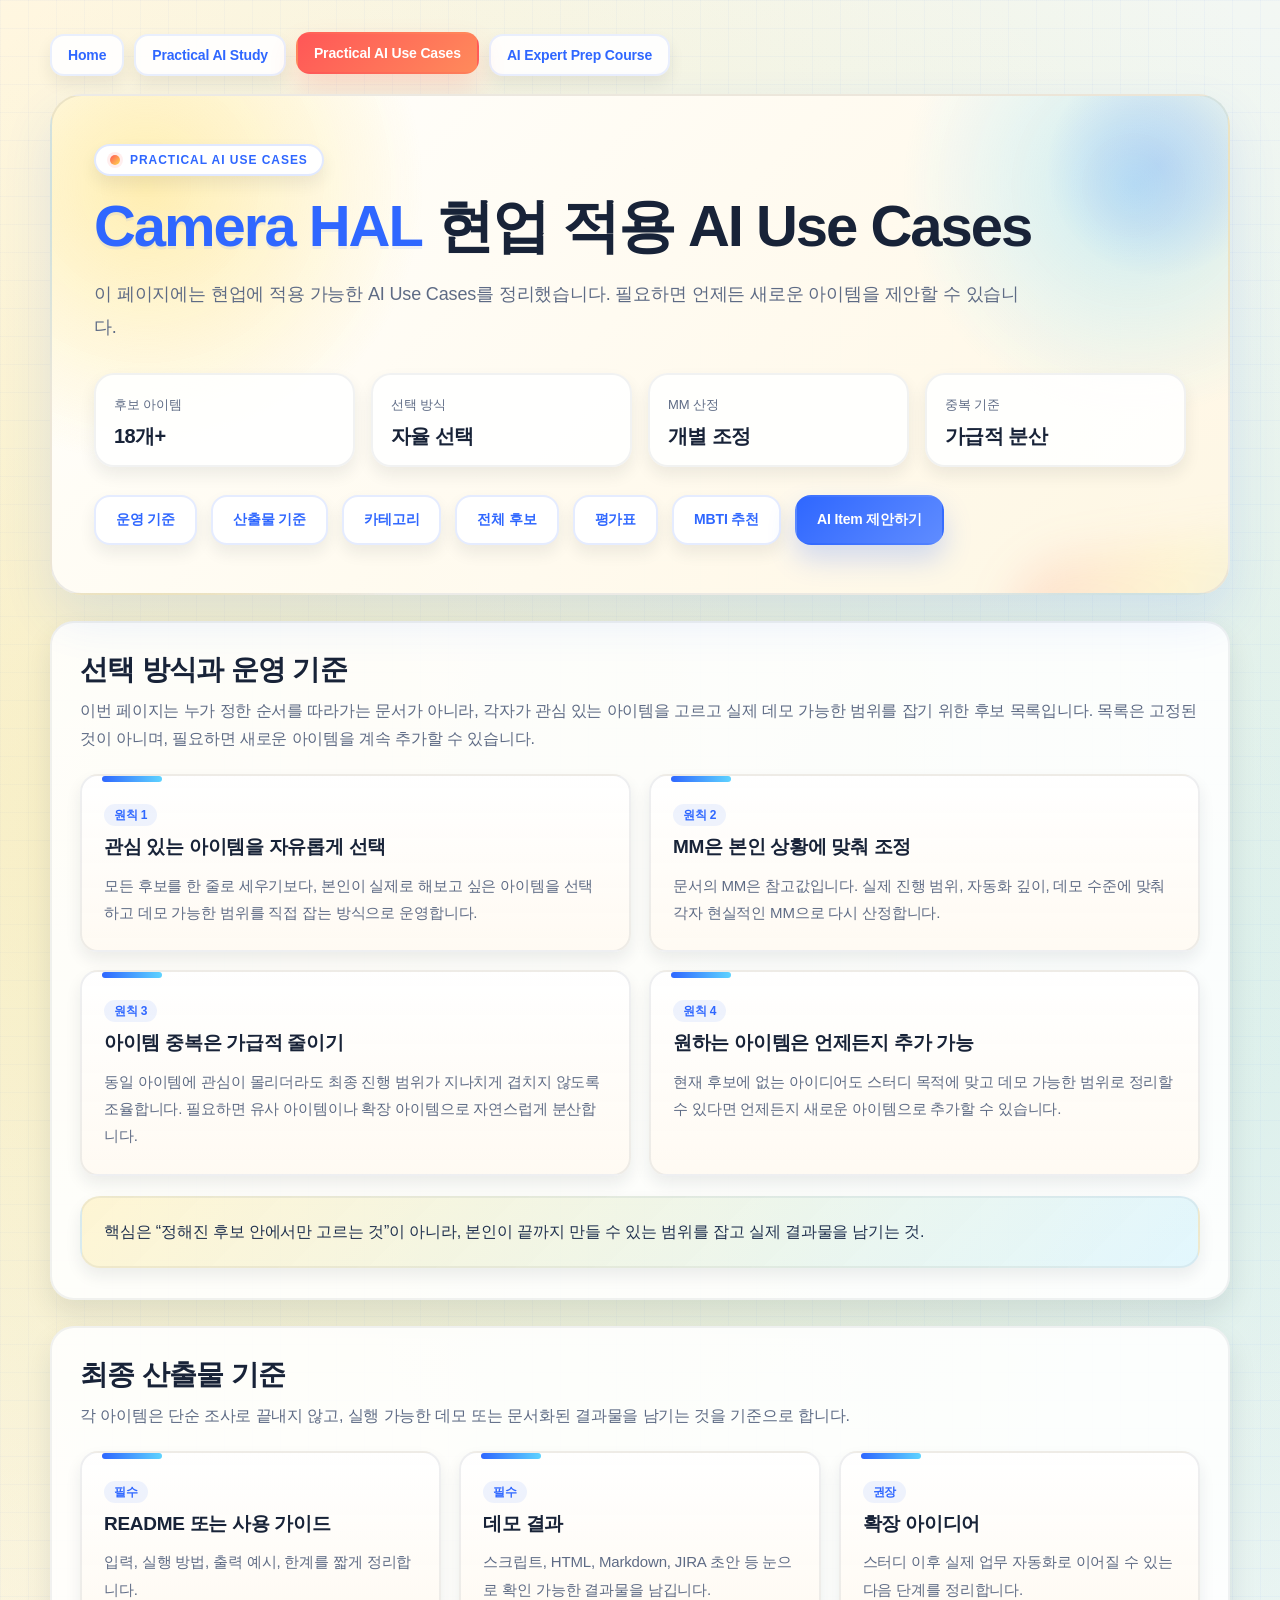
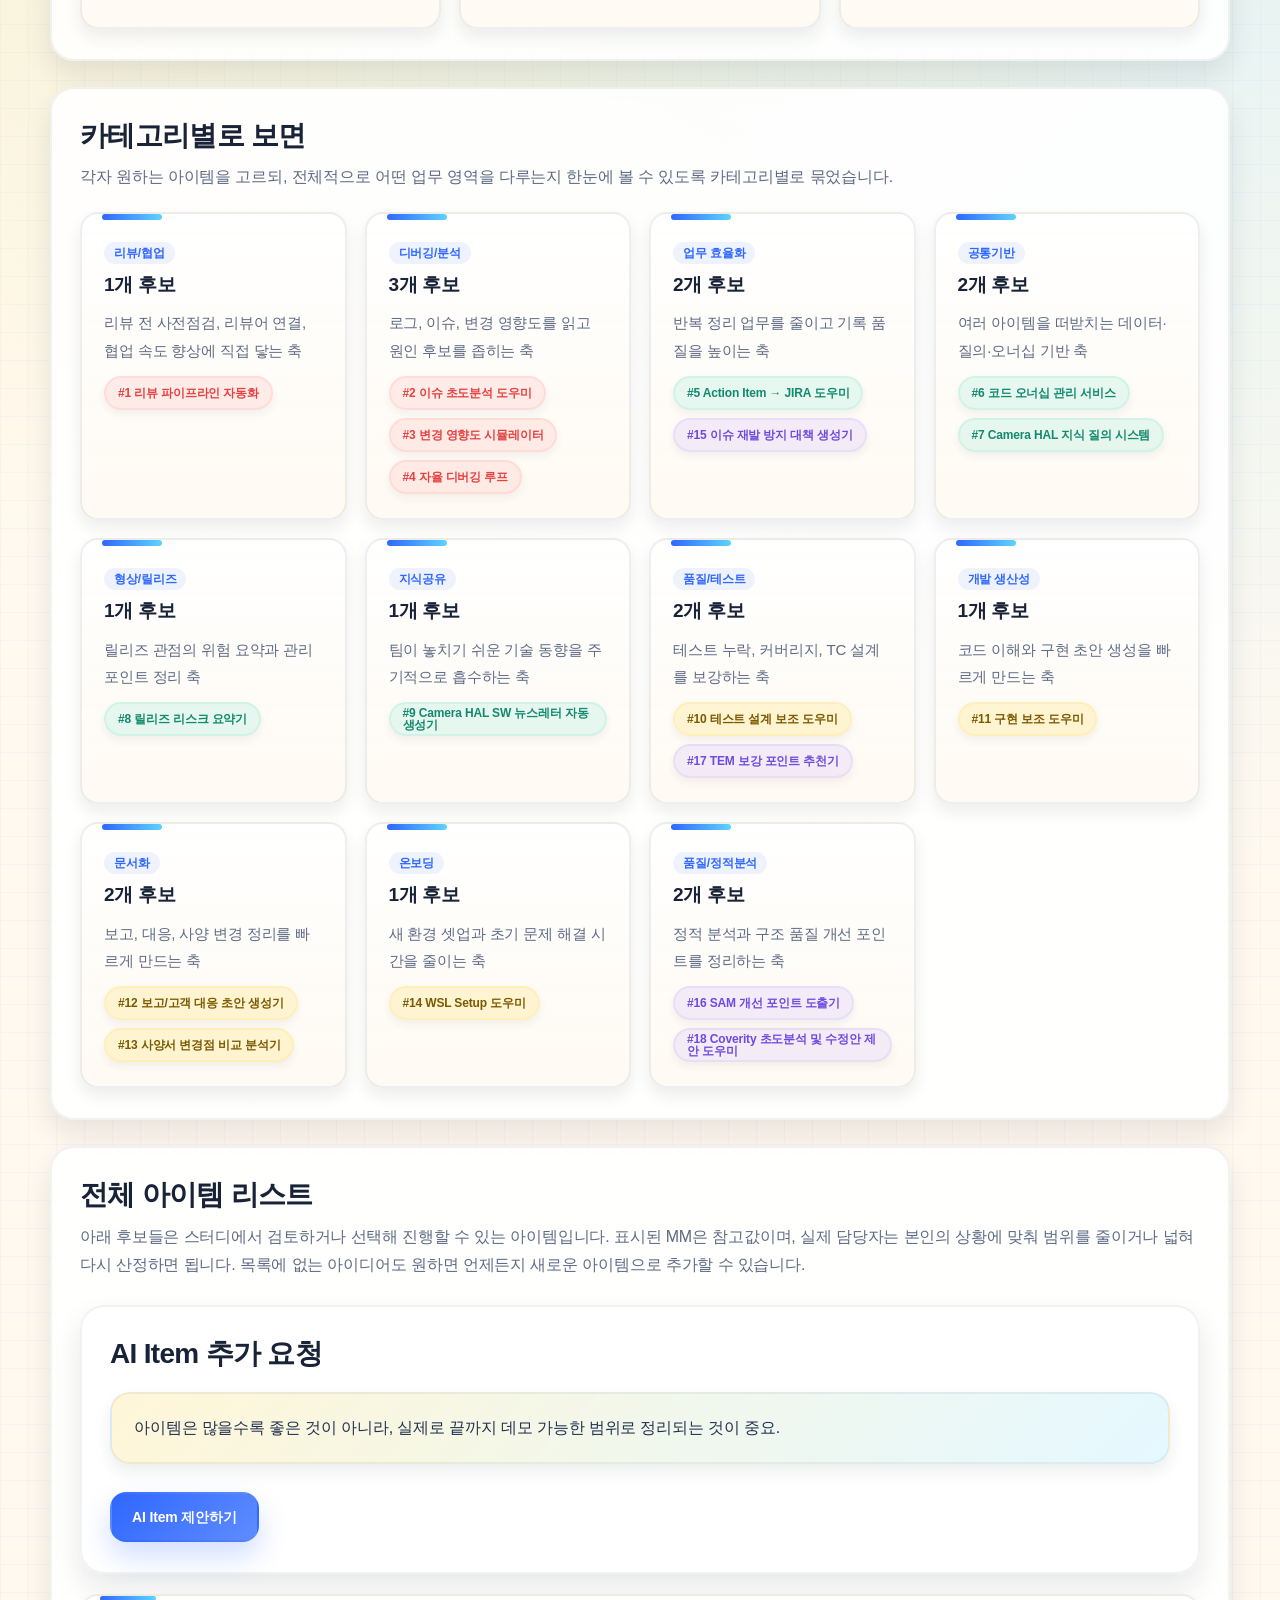
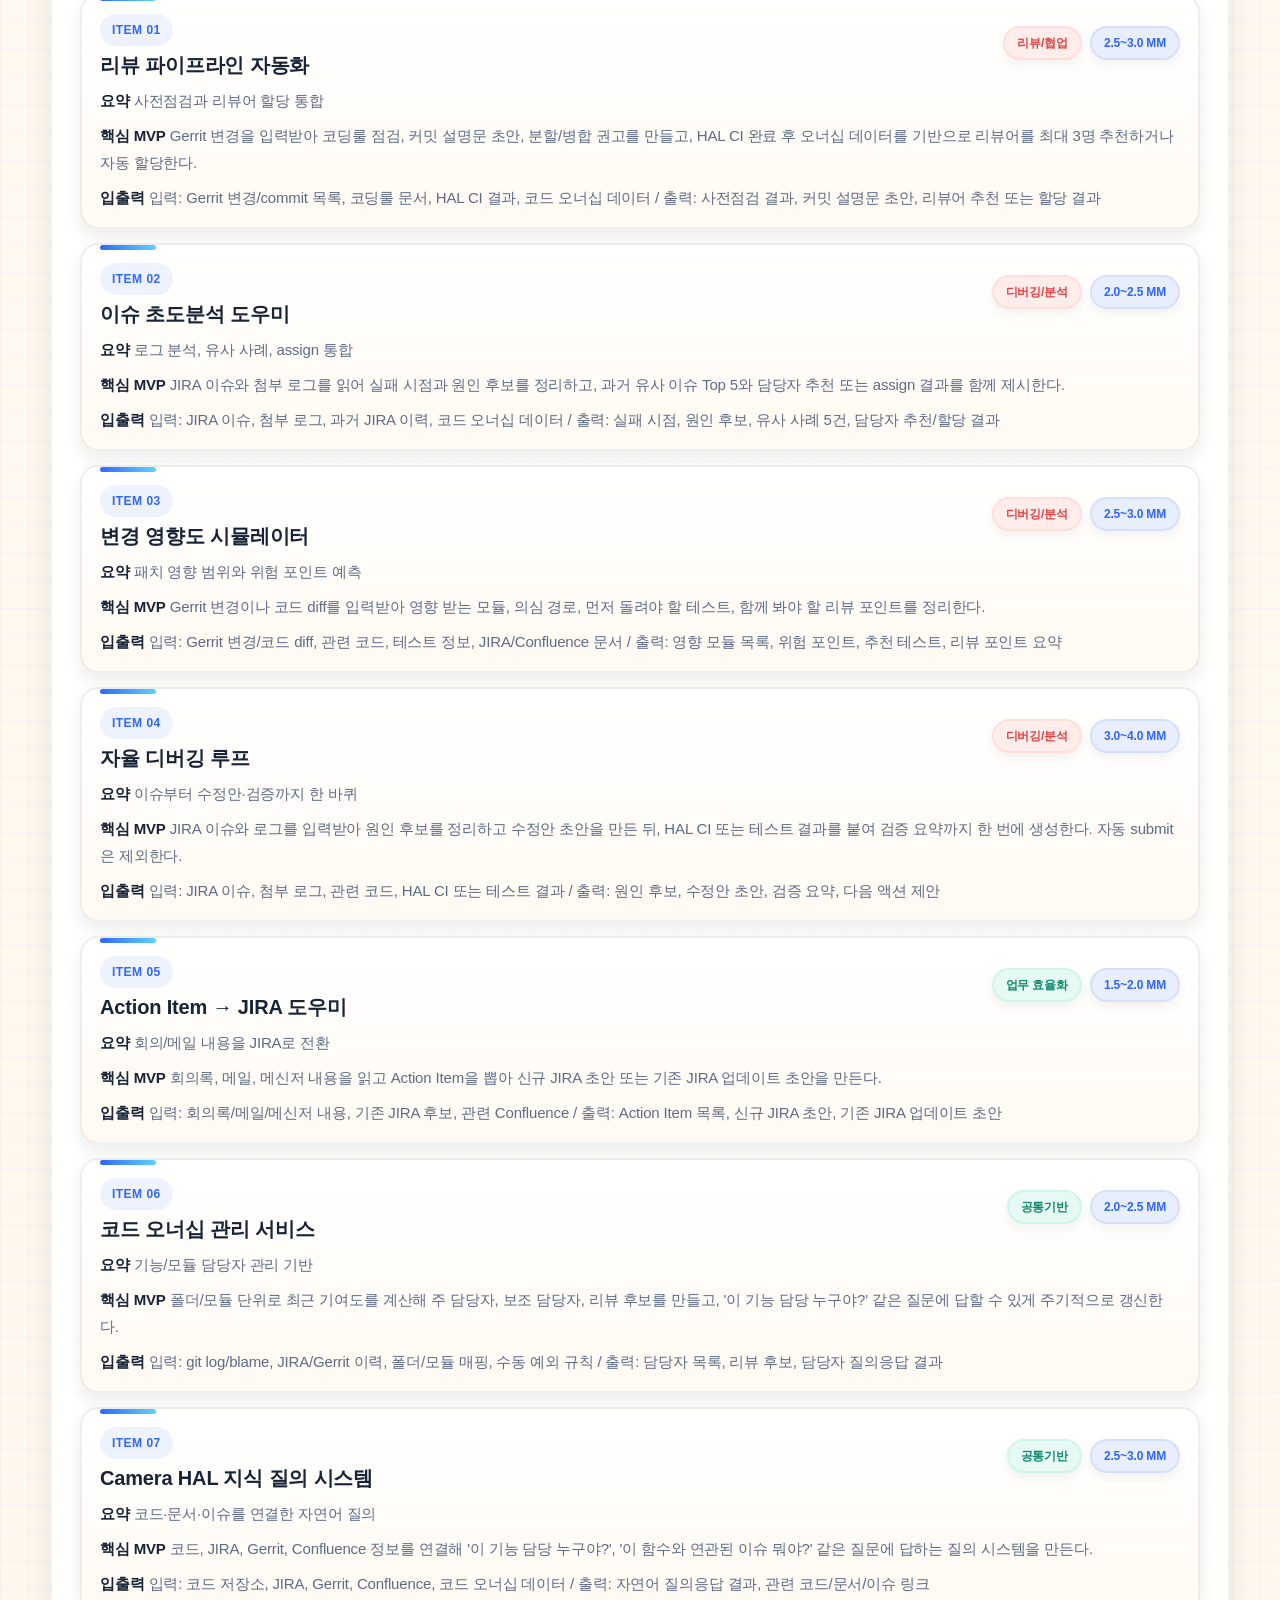
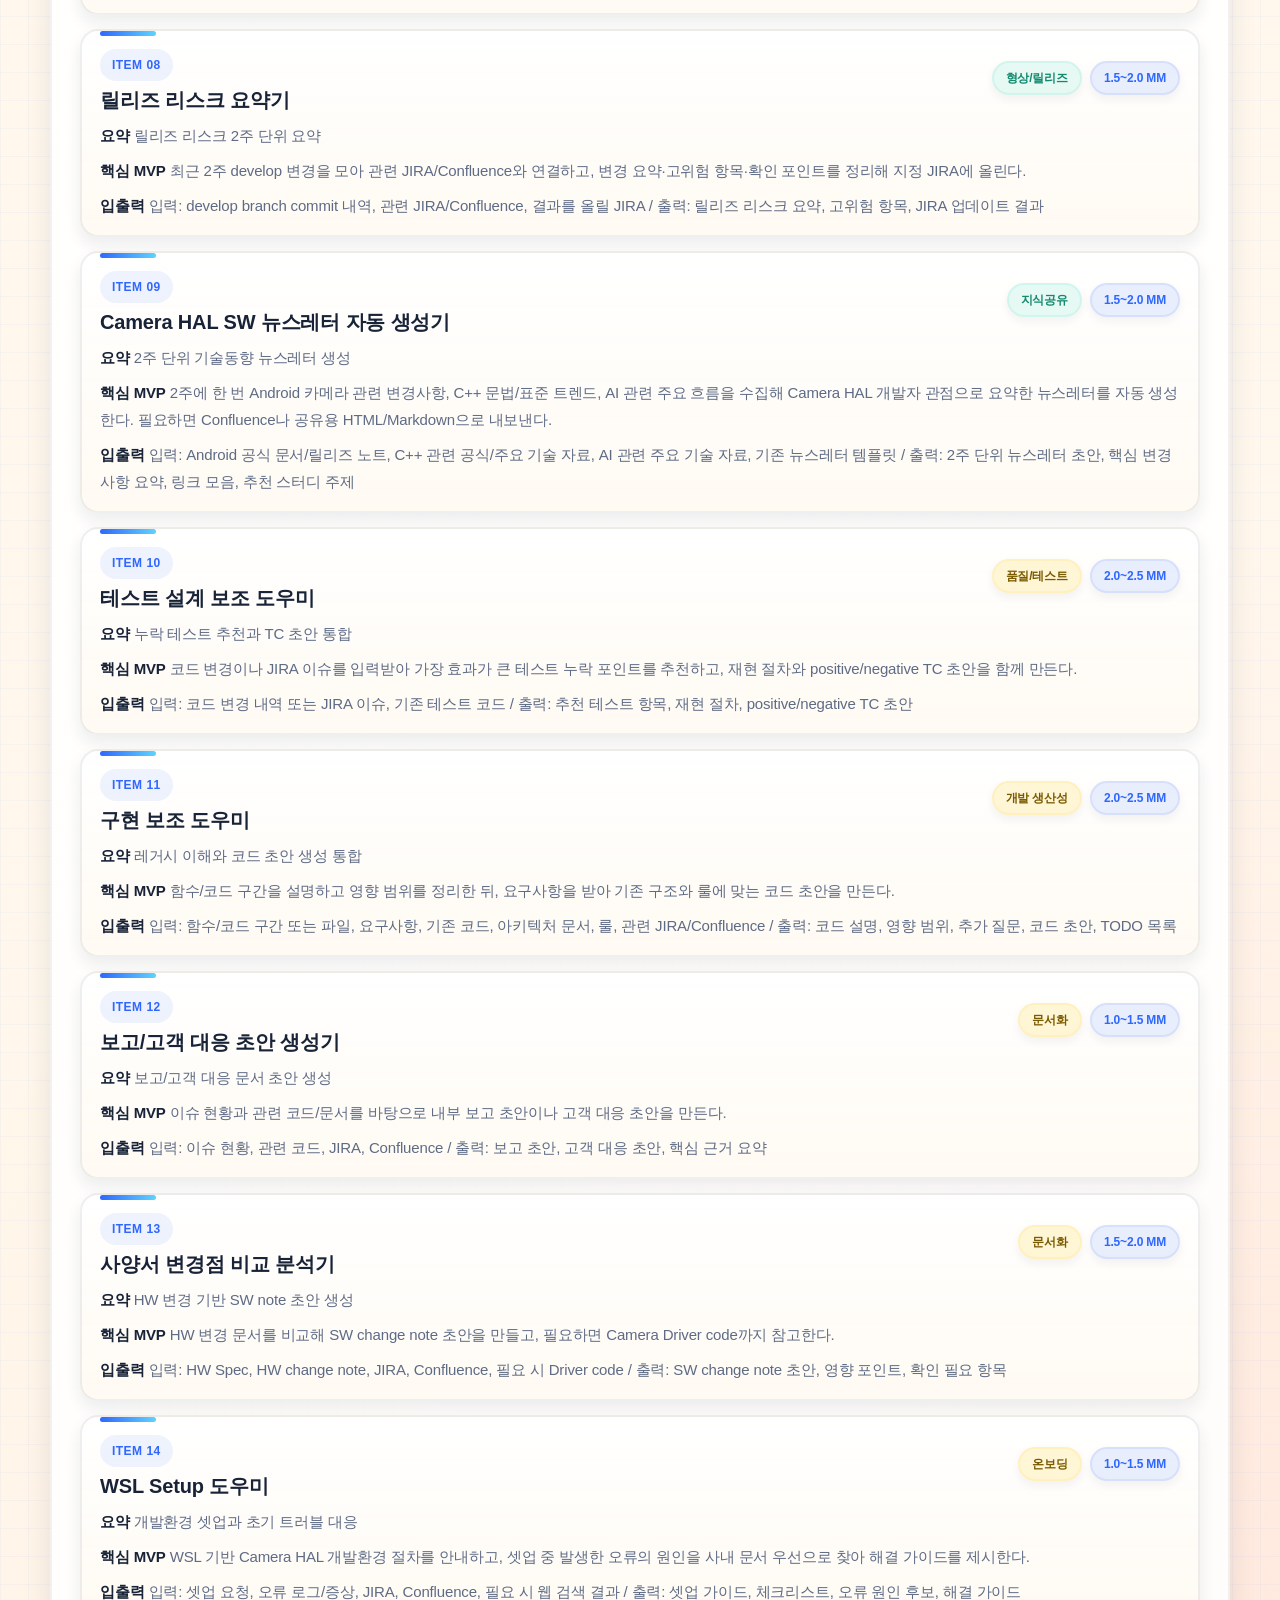
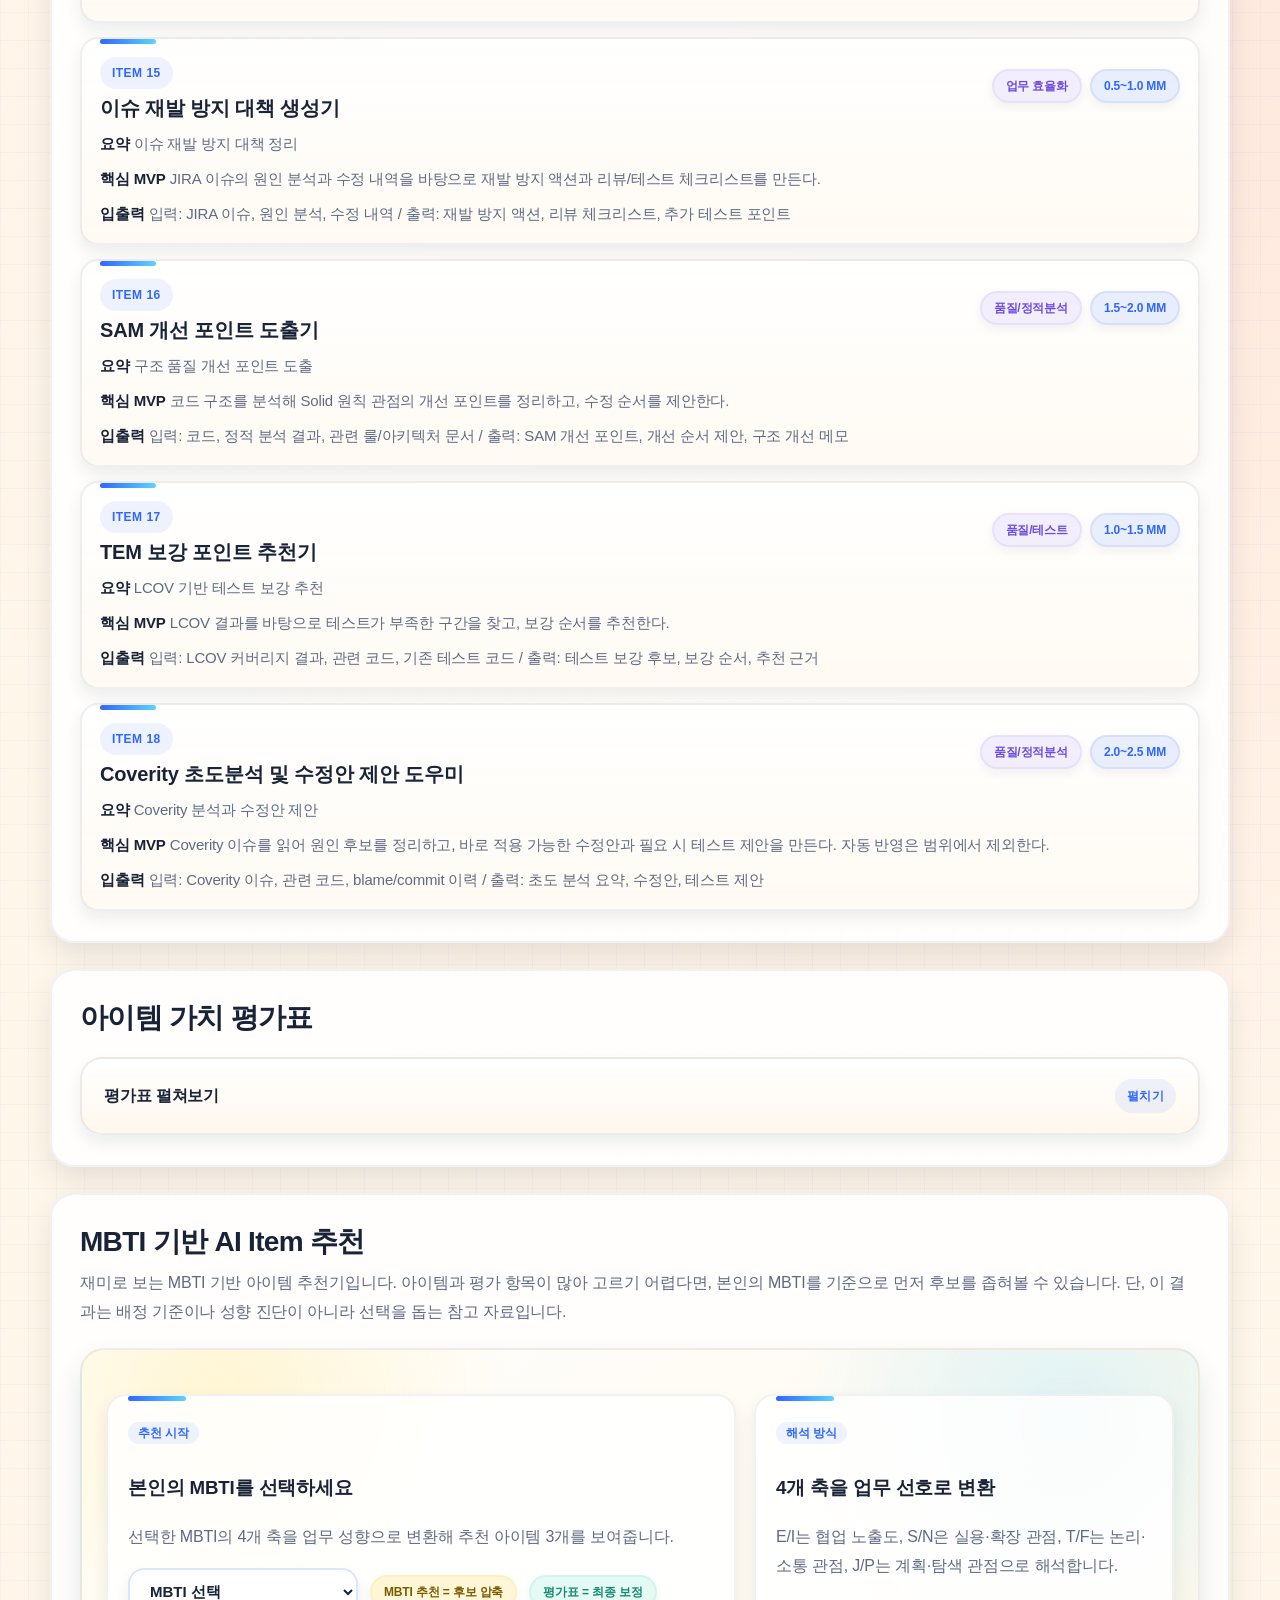
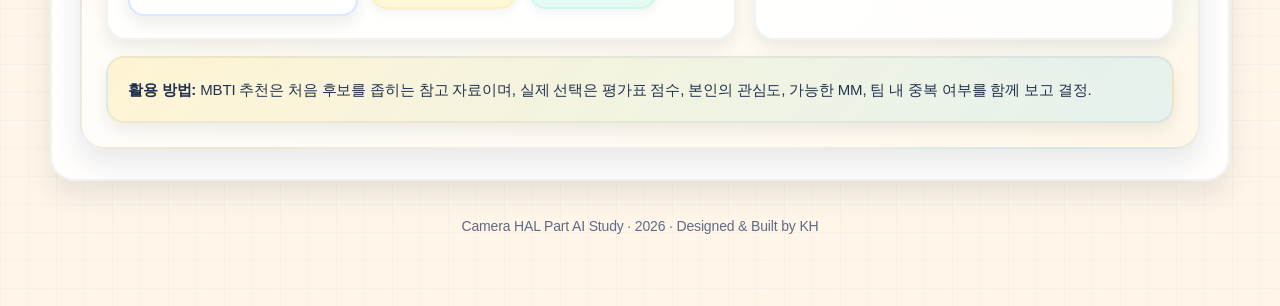
<file: docs/pages/practical_ai_usecases.html>
<!DOCTYPE html>
<html lang="ko">
<head>
  <meta charset="UTF-8" />
  <meta name="viewport" content="width=device-width, initial-scale=1.0" />
  <title>Camera HAL AI Study - Practical AI Use Cases</title>
  <link rel="stylesheet" href="../css/styles.css" />
</head>
<body>
  <div class="wrap">
    <nav class="topnav">
      <a href="../index.html">Home</a>
      <a href="practical_ai_study.html">Practical AI Study</a>
      <a class="active" aria-current="page" href="practical_ai_usecases.html">Practical AI Use Cases</a>
      <a href="ai_expert_prep_course.html">AI Expert Prep Course</a>
    </nav>

    <header class="hero">
      <div class="eyebrow">PRACTICAL AI USE CASES</div>

      <h1>
        <span class="headline-accent">Camera HAL</span> 현업 적용 AI Use Cases
      </h1>

      <p class="subtitle">
        이 페이지에는 현업에 적용 가능한 AI Use Cases를 정리했습니다.
        필요하면 언제든 새로운 아이템을 제안할 수 있습니다.
      </p>

      <div class="meta-grid">
        <div class="meta-card">
          <div class="meta-label">후보 아이템</div>
          <div class="meta-value">18개+</div>
        </div>
        <div class="meta-card">
          <div class="meta-label">선택 방식</div>
          <div class="meta-value">자율 선택</div>
        </div>
        <div class="meta-card">
          <div class="meta-label">MM 산정</div>
          <div class="meta-value">개별 조정</div>
        </div>
        <div class="meta-card">
          <div class="meta-label">중복 기준</div>
          <div class="meta-value">가급적 분산</div>
        </div>
      </div>

      <div class="hero-actions">
        <a class="btn btn-secondary" href="#viewpoint">운영 기준</a>
        <a class="btn btn-secondary" href="#deliverable">산출물 기준</a>
        <a class="btn btn-secondary" href="#categories">카테고리</a>
        <a class="btn btn-secondary" href="#all-items">전체 후보</a>
        <a class="btn btn-secondary" href="#evaluation">평가표</a>
        <a class="btn btn-secondary" href="#mbti-recommendation">MBTI 추천</a>
		<a
          class="btn btn-primary"
          href="https://github.com/TTolsun/AI_Study_Plan/issues/new?template=ai-item-request.yml"
          target="_blank"
          rel="noopener noreferrer"
        >
          AI Item 제안하기
        </a>
    </header>

    <section class="section" id="viewpoint">
      <h2>선택 방식과 운영 기준</h2>
      <p>
        이번 페이지는 누가 정한 순서를 따라가는 문서가 아니라,
        각자가 관심 있는 아이템을 고르고 실제 데모 가능한 범위를 잡기 위한 후보 목록입니다.
        목록은 고정된 것이 아니며, 필요하면 새로운 아이템을 계속 추가할 수 있습니다.
      </p>

      <div class="grid-2">
        <div class="card">
          <div class="label">원칙 1</div>
          <h3>관심 있는 아이템을 자유롭게 선택</h3>
          <p>
            모든 후보를 한 줄로 세우기보다, 본인이 실제로 해보고 싶은 아이템을 선택하고 데모 가능한 범위를 직접 잡는 방식으로 운영합니다.
          </p>
        </div>

        <div class="card">
          <div class="label">원칙 2</div>
          <h3>MM은 본인 상황에 맞춰 조정</h3>
          <p>
            문서의 MM은 참고값입니다. 실제 진행 범위, 자동화 깊이, 데모 수준에 맞춰 각자 현실적인 MM으로 다시 산정합니다.
          </p>
        </div>

        <div class="card">
          <div class="label">원칙 3</div>
          <h3>아이템 중복은 가급적 줄이기</h3>
          <p>
            동일 아이템에 관심이 몰리더라도 최종 진행 범위가 지나치게 겹치지 않도록 조율합니다. 필요하면 유사 아이템이나 확장 아이템으로 자연스럽게 분산합니다.
          </p>
        </div>

        <div class="card">
          <div class="label">원칙 4</div>
          <h3>원하는 아이템은 언제든지 추가 가능</h3>
          <p>
            현재 후보에 없는 아이디어도 스터디 목적에 맞고 데모 가능한 범위로 정리할 수 있다면 언제든지 새로운 아이템으로 추가할 수 있습니다.
          </p>
        </div>
      </div>

      <div class="highlight-box">
        핵심은 “정해진 후보 안에서만 고르는 것”이 아니라,
        본인이 끝까지 만들 수 있는 범위를 잡고 실제 결과물을 남기는 것.
      </div>
    </section>

    <section class="section" id="deliverable">
      <h2>최종 산출물 기준</h2>
      <p>
        각 아이템은 단순 조사로 끝내지 않고, 실행 가능한 데모 또는 문서화된 결과물을 남기는 것을 기준으로 합니다.
      </p>

      <div class="grid-3 balance-last">
        <div class="card">
          <div class="label">필수</div>
          <h3>README 또는 사용 가이드</h3>
          <p>입력, 실행 방법, 출력 예시, 한계를 짧게 정리합니다.</p>
        </div>

        <div class="card">
          <div class="label">필수</div>
          <h3>데모 결과</h3>
          <p>스크립트, HTML, Markdown, JIRA 초안 등 눈으로 확인 가능한 결과물을 남깁니다.</p>
        </div>

        <div class="card">
          <div class="label">권장</div>
          <h3>확장 아이디어</h3>
          <p>스터디 이후 실제 업무 자동화로 이어질 수 있는 다음 단계를 정리합니다.</p>
        </div>
      </div>
    </section>

    <section class="section" id="categories">
      <h2>카테고리별로 보면</h2>
      <p>
        각자 원하는 아이템을 고르되, 전체적으로 어떤 업무 영역을 다루는지 한눈에 볼 수 있도록 카테고리별로 묶었습니다.
      </p>

      <div class="grid-4">
        
        <div class="category-card">
          <div class="label">리뷰/협업</div>
          <h3>1개 후보</h3>
          <p>리뷰 전 사전점검, 리뷰어 연결, 협업 속도 향상에 직접 닿는 축</p>
          <div class="compact-meta">
            <span class="chip red">#1 리뷰 파이프라인 자동화</span>
          </div>
        </div>
        
        <div class="category-card">
          <div class="label">디버깅/분석</div>
          <h3>3개 후보</h3>
          <p>로그, 이슈, 변경 영향도를 읽고 원인 후보를 좁히는 축</p>
          <div class="compact-meta">
            <span class="chip red">#2 이슈 초도분석 도우미</span><span class="chip red">#3 변경 영향도 시뮬레이터</span><span class="chip red">#4 자율 디버깅 루프</span>
          </div>
        </div>
        
        <div class="category-card">
          <div class="label">업무 효율화</div>
          <h3>2개 후보</h3>
          <p>반복 정리 업무를 줄이고 기록 품질을 높이는 축</p>
          <div class="compact-meta">
            <span class="chip mint">#5 Action Item → JIRA 도우미</span><span class="chip purple">#15 이슈 재발 방지 대책 생성기</span>
          </div>
        </div>
        
        <div class="category-card">
          <div class="label">공통기반</div>
          <h3>2개 후보</h3>
          <p>여러 아이템을 떠받치는 데이터·질의·오너십 기반 축</p>
          <div class="compact-meta">
            <span class="chip mint">#6 코드 오너십 관리 서비스</span><span class="chip mint">#7 Camera HAL 지식 질의 시스템</span>
          </div>
        </div>
        
        <div class="category-card">
          <div class="label">형상/릴리즈</div>
          <h3>1개 후보</h3>
          <p>릴리즈 관점의 위험 요약과 관리 포인트 정리 축</p>
          <div class="compact-meta">
            <span class="chip mint">#8 릴리즈 리스크 요약기</span>
          </div>
        </div>
        
        <div class="category-card">
          <div class="label">지식공유</div>
          <h3>1개 후보</h3>
          <p>팀이 놓치기 쉬운 기술 동향을 주기적으로 흡수하는 축</p>
          <div class="compact-meta">
            <span class="chip mint">#9 Camera HAL SW 뉴스레터 자동 생성기</span>
          </div>
        </div>
        
        <div class="category-card">
          <div class="label">품질/테스트</div>
          <h3>2개 후보</h3>
          <p>테스트 누락, 커버리지, TC 설계를 보강하는 축</p>
          <div class="compact-meta">
            <span class="chip yellow">#10 테스트 설계 보조 도우미</span><span class="chip purple">#17 TEM 보강 포인트 추천기</span>
          </div>
        </div>
        
        <div class="category-card">
          <div class="label">개발 생산성</div>
          <h3>1개 후보</h3>
          <p>코드 이해와 구현 초안 생성을 빠르게 만드는 축</p>
          <div class="compact-meta">
            <span class="chip yellow">#11 구현 보조 도우미</span>
          </div>
        </div>
        
        <div class="category-card">
          <div class="label">문서화</div>
          <h3>2개 후보</h3>
          <p>보고, 대응, 사양 변경 정리를 빠르게 만드는 축</p>
          <div class="compact-meta">
            <span class="chip yellow">#12 보고/고객 대응 초안 생성기</span><span class="chip yellow">#13 사양서 변경점 비교 분석기</span>
          </div>
        </div>
        
        <div class="category-card">
          <div class="label">온보딩</div>
          <h3>1개 후보</h3>
          <p>새 환경 셋업과 초기 문제 해결 시간을 줄이는 축</p>
          <div class="compact-meta">
            <span class="chip yellow">#14 WSL Setup 도우미</span>
          </div>
        </div>
        
        <div class="category-card">
          <div class="label">품질/정적분석</div>
          <h3>2개 후보</h3>
          <p>정적 분석과 구조 품질 개선 포인트를 정리하는 축</p>
          <div class="compact-meta">
            <span class="chip purple">#16 SAM 개선 포인트 도출기</span><span class="chip purple">#18 Coverity 초도분석 및 수정안 제안 도우미</span>
          </div>
        </div>
        
      </div>
    </section>

    <section class="section" id="all-items">
      <h2>전체 아이템 리스트</h2>
      <p>
        아래 후보들은 스터디에서 검토하거나 선택해 진행할 수 있는 아이템입니다.
        표시된 MM은 참고값이며, 실제 담당자는 본인의 상황에 맞춰 범위를 줄이거나 넓혀 다시 산정하면 됩니다.
        목록에 없는 아이디어도 원하면 언제든지 새로운 아이템으로 추가할 수 있습니다.
      </p>

    <section class="section" id="item-request">
      <h2>AI Item 추가 요청</h2>    
      <div class="highlight-box">
        아이템은 많을수록 좋은 것이 아니라, 실제로 끝까지 데모 가능한 범위로 정리되는 것이 중요.
      </div>
    
      <div class="hero-actions">
        <a
          class="btn btn-primary"
          href="https://github.com/TTolsun/AI_Study_Plan/issues/new?template=ai-item-request.yml"
          target="_blank"
          rel="noopener noreferrer"
        >
          AI Item 제안하기
        </a>
      </div>
    </section>








      <div class="compact-list">
        <article class="compact-card">
        <div class="compact-top">
        <div>
        <span class="priority-badge">Item 01</span>
        <h3>리뷰 파이프라인 자동화</h3>
        </div>
        <div class="compact-meta">
        <span class="chip red">리뷰/협업</span>
        <span class="chip">2.5~3.0 MM</span>
        </div>
        </div>
        <p><strong>요약</strong> 사전점검과 리뷰어 할당 통합</p>
        <p><strong>핵심 MVP</strong> Gerrit 변경을 입력받아 코딩룰 점검, 커밋 설명문 초안, 분할/병합 권고를 만들고, HAL CI 완료 후 오너십 데이터를 기반으로 리뷰어를 최대 3명 추천하거나 자동 할당한다.</p>
        <p><strong>입출력</strong> 입력: Gerrit 변경/commit 목록, 코딩룰 문서, HAL CI 결과, 코드 오너십 데이터 / 출력: 사전점검 결과, 커밋 설명문 초안, 리뷰어 추천 또는 할당 결과</p>
        </article>

        <article class="compact-card">
        <div class="compact-top">
        <div>
        <span class="priority-badge">Item 02</span>
        <h3>이슈 초도분석 도우미</h3>
        </div>
        <div class="compact-meta">
        <span class="chip red">디버깅/분석</span>
        <span class="chip">2.0~2.5 MM</span>
        </div>
        </div>
        <p><strong>요약</strong> 로그 분석, 유사 사례, assign 통합</p>
        <p><strong>핵심 MVP</strong> JIRA 이슈와 첨부 로그를 읽어 실패 시점과 원인 후보를 정리하고, 과거 유사 이슈 Top 5와 담당자 추천 또는 assign 결과를 함께 제시한다.</p>
        <p><strong>입출력</strong> 입력: JIRA 이슈, 첨부 로그, 과거 JIRA 이력, 코드 오너십 데이터 / 출력: 실패 시점, 원인 후보, 유사 사례 5건, 담당자 추천/할당 결과</p>
        </article>

        <article class="compact-card">
        <div class="compact-top">
        <div>
        <span class="priority-badge">Item 03</span>
        <h3>변경 영향도 시뮬레이터</h3>
        </div>
        <div class="compact-meta">
        <span class="chip red">디버깅/분석</span>
        <span class="chip">2.5~3.0 MM</span>
        </div>
        </div>
        <p><strong>요약</strong> 패치 영향 범위와 위험 포인트 예측</p>
        <p><strong>핵심 MVP</strong> Gerrit 변경이나 코드 diff를 입력받아 영향 받는 모듈, 의심 경로, 먼저 돌려야 할 테스트, 함께 봐야 할 리뷰 포인트를 정리한다.</p>
        <p><strong>입출력</strong> 입력: Gerrit 변경/코드 diff, 관련 코드, 테스트 정보, JIRA/Confluence 문서 / 출력: 영향 모듈 목록, 위험 포인트, 추천 테스트, 리뷰 포인트 요약</p>
        </article>

        <article class="compact-card">
        <div class="compact-top">
        <div>
        <span class="priority-badge">Item 04</span>
        <h3>자율 디버깅 루프</h3>
        </div>
        <div class="compact-meta">
        <span class="chip red">디버깅/분석</span>
        <span class="chip">3.0~4.0 MM</span>
        </div>
        </div>
        <p><strong>요약</strong> 이슈부터 수정안·검증까지 한 바퀴</p>
        <p><strong>핵심 MVP</strong> JIRA 이슈와 로그를 입력받아 원인 후보를 정리하고 수정안 초안을 만든 뒤, HAL CI 또는 테스트 결과를 붙여 검증 요약까지 한 번에 생성한다. 자동 submit은 제외한다.</p>
        <p><strong>입출력</strong> 입력: JIRA 이슈, 첨부 로그, 관련 코드, HAL CI 또는 테스트 결과 / 출력: 원인 후보, 수정안 초안, 검증 요약, 다음 액션 제안</p>
        </article>

        <article class="compact-card">
        <div class="compact-top">
        <div>
        <span class="priority-badge">Item 05</span>
        <h3>Action Item → JIRA 도우미</h3>
        </div>
        <div class="compact-meta">
        <span class="chip mint">업무 효율화</span>
        <span class="chip">1.5~2.0 MM</span>
        </div>
        </div>
        <p><strong>요약</strong> 회의/메일 내용을 JIRA로 전환</p>
        <p><strong>핵심 MVP</strong> 회의록, 메일, 메신저 내용을 읽고 Action Item을 뽑아 신규 JIRA 초안 또는 기존 JIRA 업데이트 초안을 만든다.</p>
        <p><strong>입출력</strong> 입력: 회의록/메일/메신저 내용, 기존 JIRA 후보, 관련 Confluence / 출력: Action Item 목록, 신규 JIRA 초안, 기존 JIRA 업데이트 초안</p>
        </article>

        <article class="compact-card">
        <div class="compact-top">
        <div>
        <span class="priority-badge">Item 06</span>
        <h3>코드 오너십 관리 서비스</h3>
        </div>
        <div class="compact-meta">
        <span class="chip mint">공통기반</span>
        <span class="chip">2.0~2.5 MM</span>
        </div>
        </div>
        <p><strong>요약</strong> 기능/모듈 담당자 관리 기반</p>
        <p><strong>핵심 MVP</strong> 폴더/모듈 단위로 최근 기여도를 계산해 주 담당자, 보조 담당자, 리뷰 후보를 만들고, '이 기능 담당 누구야?' 같은 질문에 답할 수 있게 주기적으로 갱신한다.</p>
        <p><strong>입출력</strong> 입력: git log/blame, JIRA/Gerrit 이력, 폴더/모듈 매핑, 수동 예외 규칙 / 출력: 담당자 목록, 리뷰 후보, 담당자 질의응답 결과</p>
        </article>

        <article class="compact-card">
        <div class="compact-top">
        <div>
        <span class="priority-badge">Item 07</span>
        <h3>Camera HAL 지식 질의 시스템</h3>
        </div>
        <div class="compact-meta">
        <span class="chip mint">공통기반</span>
        <span class="chip">2.5~3.0 MM</span>
        </div>
        </div>
        <p><strong>요약</strong> 코드·문서·이슈를 연결한 자연어 질의</p>
        <p><strong>핵심 MVP</strong> 코드, JIRA, Gerrit, Confluence 정보를 연결해 '이 기능 담당 누구야?', '이 함수와 연관된 이슈 뭐야?' 같은 질문에 답하는 질의 시스템을 만든다.</p>
        <p><strong>입출력</strong> 입력: 코드 저장소, JIRA, Gerrit, Confluence, 코드 오너십 데이터 / 출력: 자연어 질의응답 결과, 관련 코드/문서/이슈 링크</p>
        </article>

        <article class="compact-card">
        <div class="compact-top">
        <div>
        <span class="priority-badge">Item 08</span>
        <h3>릴리즈 리스크 요약기</h3>
        </div>
        <div class="compact-meta">
        <span class="chip mint">형상/릴리즈</span>
        <span class="chip">1.5~2.0 MM</span>
        </div>
        </div>
        <p><strong>요약</strong> 릴리즈 리스크 2주 단위 요약</p>
        <p><strong>핵심 MVP</strong> 최근 2주 develop 변경을 모아 관련 JIRA/Confluence와 연결하고, 변경 요약·고위험 항목·확인 포인트를 정리해 지정 JIRA에 올린다.</p>
        <p><strong>입출력</strong> 입력: develop branch commit 내역, 관련 JIRA/Confluence, 결과를 올릴 JIRA / 출력: 릴리즈 리스크 요약, 고위험 항목, JIRA 업데이트 결과</p>
        </article>

        <article class="compact-card">
        <div class="compact-top">
        <div>
        <span class="priority-badge">Item 09</span>
        <h3>Camera HAL SW 뉴스레터 자동 생성기</h3>
        </div>
        <div class="compact-meta">
        <span class="chip mint">지식공유</span>
        <span class="chip">1.5~2.0 MM</span>
        </div>
        </div>
        <p><strong>요약</strong> 2주 단위 기술동향 뉴스레터 생성</p>
        <p><strong>핵심 MVP</strong> 2주에 한 번 Android 카메라 관련 변경사항, C++ 문법/표준 트렌드, AI 관련 주요 흐름을 수집해 Camera HAL 개발자 관점으로 요약한 뉴스레터를 자동 생성한다. 필요하면 Confluence나 공유용 HTML/Markdown으로 내보낸다.</p>
        <p><strong>입출력</strong> 입력: Android 공식 문서/릴리즈 노트, C++ 관련 공식/주요 기술 자료, AI 관련 주요 기술 자료, 기존 뉴스레터 템플릿 / 출력: 2주 단위 뉴스레터 초안, 핵심 변경사항 요약, 링크 모음, 추천 스터디 주제</p>
        </article>

        <article class="compact-card">
        <div class="compact-top">
        <div>
        <span class="priority-badge">Item 10</span>
        <h3>테스트 설계 보조 도우미</h3>
        </div>
        <div class="compact-meta">
        <span class="chip yellow">품질/테스트</span>
        <span class="chip">2.0~2.5 MM</span>
        </div>
        </div>
        <p><strong>요약</strong> 누락 테스트 추천과 TC 초안 통합</p>
        <p><strong>핵심 MVP</strong> 코드 변경이나 JIRA 이슈를 입력받아 가장 효과가 큰 테스트 누락 포인트를 추천하고, 재현 절차와 positive/negative TC 초안을 함께 만든다.</p>
        <p><strong>입출력</strong> 입력: 코드 변경 내역 또는 JIRA 이슈, 기존 테스트 코드 / 출력: 추천 테스트 항목, 재현 절차, positive/negative TC 초안</p>
        </article>

        <article class="compact-card">
        <div class="compact-top">
        <div>
        <span class="priority-badge">Item 11</span>
        <h3>구현 보조 도우미</h3>
        </div>
        <div class="compact-meta">
        <span class="chip yellow">개발 생산성</span>
        <span class="chip">2.0~2.5 MM</span>
        </div>
        </div>
        <p><strong>요약</strong> 레거시 이해와 코드 초안 생성 통합</p>
        <p><strong>핵심 MVP</strong> 함수/코드 구간을 설명하고 영향 범위를 정리한 뒤, 요구사항을 받아 기존 구조와 룰에 맞는 코드 초안을 만든다.</p>
        <p><strong>입출력</strong> 입력: 함수/코드 구간 또는 파일, 요구사항, 기존 코드, 아키텍처 문서, 룰, 관련 JIRA/Confluence / 출력: 코드 설명, 영향 범위, 추가 질문, 코드 초안, TODO 목록</p>
        </article>

        <article class="compact-card">
        <div class="compact-top">
        <div>
        <span class="priority-badge">Item 12</span>
        <h3>보고/고객 대응 초안 생성기</h3>
        </div>
        <div class="compact-meta">
        <span class="chip yellow">문서화</span>
        <span class="chip">1.0~1.5 MM</span>
        </div>
        </div>
        <p><strong>요약</strong> 보고/고객 대응 문서 초안 생성</p>
        <p><strong>핵심 MVP</strong> 이슈 현황과 관련 코드/문서를 바탕으로 내부 보고 초안이나 고객 대응 초안을 만든다.</p>
        <p><strong>입출력</strong> 입력: 이슈 현황, 관련 코드, JIRA, Confluence / 출력: 보고 초안, 고객 대응 초안, 핵심 근거 요약</p>
        </article>

        <article class="compact-card">
        <div class="compact-top">
        <div>
        <span class="priority-badge">Item 13</span>
        <h3>사양서 변경점 비교 분석기</h3>
        </div>
        <div class="compact-meta">
        <span class="chip yellow">문서화</span>
        <span class="chip">1.5~2.0 MM</span>
        </div>
        </div>
        <p><strong>요약</strong> HW 변경 기반 SW note 초안 생성</p>
        <p><strong>핵심 MVP</strong> HW 변경 문서를 비교해 SW change note 초안을 만들고, 필요하면 Camera Driver code까지 참고한다.</p>
        <p><strong>입출력</strong> 입력: HW Spec, HW change note, JIRA, Confluence, 필요 시 Driver code / 출력: SW change note 초안, 영향 포인트, 확인 필요 항목</p>
        </article>

        <article class="compact-card">
        <div class="compact-top">
        <div>
        <span class="priority-badge">Item 14</span>
        <h3>WSL Setup 도우미</h3>
        </div>
        <div class="compact-meta">
        <span class="chip yellow">온보딩</span>
        <span class="chip">1.0~1.5 MM</span>
        </div>
        </div>
        <p><strong>요약</strong> 개발환경 셋업과 초기 트러블 대응</p>
        <p><strong>핵심 MVP</strong> WSL 기반 Camera HAL 개발환경 절차를 안내하고, 셋업 중 발생한 오류의 원인을 사내 문서 우선으로 찾아 해결 가이드를 제시한다.</p>
        <p><strong>입출력</strong> 입력: 셋업 요청, 오류 로그/증상, JIRA, Confluence, 필요 시 웹 검색 결과 / 출력: 셋업 가이드, 체크리스트, 오류 원인 후보, 해결 가이드</p>
        </article>

        <article class="compact-card">
        <div class="compact-top">
        <div>
        <span class="priority-badge">Item 15</span>
        <h3>이슈 재발 방지 대책 생성기</h3>
        </div>
        <div class="compact-meta">
        <span class="chip purple">업무 효율화</span>
        <span class="chip">0.5~1.0 MM</span>
        </div>
        </div>
        <p><strong>요약</strong> 이슈 재발 방지 대책 정리</p>
        <p><strong>핵심 MVP</strong> JIRA 이슈의 원인 분석과 수정 내역을 바탕으로 재발 방지 액션과 리뷰/테스트 체크리스트를 만든다.</p>
        <p><strong>입출력</strong> 입력: JIRA 이슈, 원인 분석, 수정 내역 / 출력: 재발 방지 액션, 리뷰 체크리스트, 추가 테스트 포인트</p>
        </article>

        <article class="compact-card">
        <div class="compact-top">
        <div>
        <span class="priority-badge">Item 16</span>
        <h3>SAM 개선 포인트 도출기</h3>
        </div>
        <div class="compact-meta">
        <span class="chip purple">품질/정적분석</span>
        <span class="chip">1.5~2.0 MM</span>
        </div>
        </div>
        <p><strong>요약</strong> 구조 품질 개선 포인트 도출</p>
        <p><strong>핵심 MVP</strong> 코드 구조를 분석해 Solid 원칙 관점의 개선 포인트를 정리하고, 수정 순서를 제안한다.</p>
        <p><strong>입출력</strong> 입력: 코드, 정적 분석 결과, 관련 룰/아키텍처 문서 / 출력: SAM 개선 포인트, 개선 순서 제안, 구조 개선 메모</p>
        </article>

        <article class="compact-card">
        <div class="compact-top">
        <div>
        <span class="priority-badge">Item 17</span>
        <h3>TEM 보강 포인트 추천기</h3>
        </div>
        <div class="compact-meta">
        <span class="chip purple">품질/테스트</span>
        <span class="chip">1.0~1.5 MM</span>
        </div>
        </div>
        <p><strong>요약</strong> LCOV 기반 테스트 보강 추천</p>
        <p><strong>핵심 MVP</strong> LCOV 결과를 바탕으로 테스트가 부족한 구간을 찾고, 보강 순서를 추천한다.</p>
        <p><strong>입출력</strong> 입력: LCOV 커버리지 결과, 관련 코드, 기존 테스트 코드 / 출력: 테스트 보강 후보, 보강 순서, 추천 근거</p>
        </article>

        <article class="compact-card">
        <div class="compact-top">
        <div>
        <span class="priority-badge">Item 18</span>
        <h3>Coverity 초도분석 및 수정안 제안 도우미</h3>
        </div>
        <div class="compact-meta">
        <span class="chip purple">품질/정적분석</span>
        <span class="chip">2.0~2.5 MM</span>
        </div>
        </div>
        <p><strong>요약</strong> Coverity 분석과 수정안 제안</p>
        <p><strong>핵심 MVP</strong> Coverity 이슈를 읽어 원인 후보를 정리하고, 바로 적용 가능한 수정안과 필요 시 테스트 제안을 만든다. 자동 반영은 범위에서 제외한다.</p>
        <p><strong>입출력</strong> 입력: Coverity 이슈, 관련 코드, blame/commit 이력 / 출력: 초도 분석 요약, 수정안, 테스트 제안</p>
        </article>
      </div>
    </section>

    <section class="section" id="evaluation">
      <h2>아이템 가치 평가표</h2>

      <details class="eval-details">
        <summary class="eval-summary">평가표 펼쳐보기</summary>
        <div class="eval-body">
          <div class="criteria-grid">
            <div class="criteria-card">
              <span>MAX 20</span>
              <strong>학습 가치</strong>
              <p>AI 활용법과 개발 흐름 이해에 도움이 되는가</p>
            </div>
            <div class="criteria-card">
              <span>MAX 25</span>
              <strong>산출물 완성 가능성</strong>
              <p>개별 진행 범위 기준으로 데모나 결과물을 만들 수 있는가</p>
            </div>
            <div class="criteria-card">
              <span>MAX 20</span>
              <strong>검증/데모 용이성</strong>
              <p>만든 결과를 눈으로 확인하거나 전후 비교하기 쉬운가</p>
            </div>
            <div class="criteria-card">
              <span>MAX 15</span>
              <strong>확장성</strong>
              <p>다른 기능, 다른 팀, 다음 스터디로 이어질 수 있는가</p>
            </div>
            <div class="criteria-card">
              <span>MAX 20</span>
              <strong>활용 가능성</strong>
              <p>당장 필수는 아니어도 실제 업무나 개인 생산성에 써볼 여지가 있는가</p>
            </div>
          </div>

          <div class="eval-actions">
            <p>
              입력값은 각자의 브라우저에만 저장됩니다. 취합이 필요하면 CSV로 내보낸 뒤 파일을 공유하면 됩니다.
            </p>
            <div class="eval-buttons">
              <button class="eval-button" type="button" id="exportScoresCsv">CSV 내보내기</button>
              <button class="eval-button secondary" type="button" id="resetScores">점수 초기화</button>
            </div>
          </div>

          <div class="score-table-wrap">
            <table class="score-table">
              <thead>
                <tr>
                  <th>아이템</th>
                  <th>카테고리</th>
                  <th>학습 가치<br/>0~20</th>
                  <th>산출물 완성 가능성<br/>0~25</th>
                  <th>검증/데모 용이성<br/>0~20</th>
                  <th>확장성<br/>0~15</th>
                  <th>활용 가능성<br/>0~20</th>
                  <th>합계</th>
                </tr>
              </thead>
              <tbody>
                <tr data-item-id="item-01">
                  <td class="item-name">리뷰 파이프라인 자동화</td>
                  <td class="item-category">리뷰/협업</td>
                  <td><input class="score-input" type="number" min="0" max="20" value="0" data-score="learn" /></td>
                  <td><input class="score-input" type="number" min="0" max="25" value="0" data-score="deliver" /></td>
                  <td><input class="score-input" type="number" min="0" max="20" value="0" data-score="demo" /></td>
                  <td><input class="score-input" type="number" min="0" max="15" value="0" data-score="scale" /></td>
                  <td><input class="score-input" type="number" min="0" max="20" value="0" data-score="use" /></td>
                  <td class="total-cell" data-total>0</td>
                </tr>
                <tr data-item-id="item-02">
                  <td class="item-name">이슈 초도분석 도우미</td>
                  <td class="item-category">디버깅/분석</td>
                  <td><input class="score-input" type="number" min="0" max="20" value="0" data-score="learn" /></td>
                  <td><input class="score-input" type="number" min="0" max="25" value="0" data-score="deliver" /></td>
                  <td><input class="score-input" type="number" min="0" max="20" value="0" data-score="demo" /></td>
                  <td><input class="score-input" type="number" min="0" max="15" value="0" data-score="scale" /></td>
                  <td><input class="score-input" type="number" min="0" max="20" value="0" data-score="use" /></td>
                  <td class="total-cell" data-total>0</td>
                </tr>
                <tr data-item-id="item-03">
                  <td class="item-name">변경 영향도 시뮬레이터</td>
                  <td class="item-category">디버깅/분석</td>
                  <td><input class="score-input" type="number" min="0" max="20" value="0" data-score="learn" /></td>
                  <td><input class="score-input" type="number" min="0" max="25" value="0" data-score="deliver" /></td>
                  <td><input class="score-input" type="number" min="0" max="20" value="0" data-score="demo" /></td>
                  <td><input class="score-input" type="number" min="0" max="15" value="0" data-score="scale" /></td>
                  <td><input class="score-input" type="number" min="0" max="20" value="0" data-score="use" /></td>
                  <td class="total-cell" data-total>0</td>
                </tr>
                <tr data-item-id="item-04">
                  <td class="item-name">자율 디버깅 루프</td>
                  <td class="item-category">디버깅/분석</td>
                  <td><input class="score-input" type="number" min="0" max="20" value="0" data-score="learn" /></td>
                  <td><input class="score-input" type="number" min="0" max="25" value="0" data-score="deliver" /></td>
                  <td><input class="score-input" type="number" min="0" max="20" value="0" data-score="demo" /></td>
                  <td><input class="score-input" type="number" min="0" max="15" value="0" data-score="scale" /></td>
                  <td><input class="score-input" type="number" min="0" max="20" value="0" data-score="use" /></td>
                  <td class="total-cell" data-total>0</td>
                </tr>
                <tr data-item-id="item-05">
                  <td class="item-name">Action Item → JIRA 도우미</td>
                  <td class="item-category">업무 효율화</td>
                  <td><input class="score-input" type="number" min="0" max="20" value="0" data-score="learn" /></td>
                  <td><input class="score-input" type="number" min="0" max="25" value="0" data-score="deliver" /></td>
                  <td><input class="score-input" type="number" min="0" max="20" value="0" data-score="demo" /></td>
                  <td><input class="score-input" type="number" min="0" max="15" value="0" data-score="scale" /></td>
                  <td><input class="score-input" type="number" min="0" max="20" value="0" data-score="use" /></td>
                  <td class="total-cell" data-total>0</td>
                </tr>
                <tr data-item-id="item-06">
                  <td class="item-name">코드 오너십 관리 서비스</td>
                  <td class="item-category">공통기반</td>
                  <td><input class="score-input" type="number" min="0" max="20" value="0" data-score="learn" /></td>
                  <td><input class="score-input" type="number" min="0" max="25" value="0" data-score="deliver" /></td>
                  <td><input class="score-input" type="number" min="0" max="20" value="0" data-score="demo" /></td>
                  <td><input class="score-input" type="number" min="0" max="15" value="0" data-score="scale" /></td>
                  <td><input class="score-input" type="number" min="0" max="20" value="0" data-score="use" /></td>
                  <td class="total-cell" data-total>0</td>
                </tr>
                <tr data-item-id="item-07">
                  <td class="item-name">Camera HAL 지식 질의 시스템</td>
                  <td class="item-category">공통기반</td>
                  <td><input class="score-input" type="number" min="0" max="20" value="0" data-score="learn" /></td>
                  <td><input class="score-input" type="number" min="0" max="25" value="0" data-score="deliver" /></td>
                  <td><input class="score-input" type="number" min="0" max="20" value="0" data-score="demo" /></td>
                  <td><input class="score-input" type="number" min="0" max="15" value="0" data-score="scale" /></td>
                  <td><input class="score-input" type="number" min="0" max="20" value="0" data-score="use" /></td>
                  <td class="total-cell" data-total>0</td>
                </tr>
                <tr data-item-id="item-08">
                  <td class="item-name">릴리즈 리스크 요약기</td>
                  <td class="item-category">형상/릴리즈</td>
                  <td><input class="score-input" type="number" min="0" max="20" value="0" data-score="learn" /></td>
                  <td><input class="score-input" type="number" min="0" max="25" value="0" data-score="deliver" /></td>
                  <td><input class="score-input" type="number" min="0" max="20" value="0" data-score="demo" /></td>
                  <td><input class="score-input" type="number" min="0" max="15" value="0" data-score="scale" /></td>
                  <td><input class="score-input" type="number" min="0" max="20" value="0" data-score="use" /></td>
                  <td class="total-cell" data-total>0</td>
                </tr>
                <tr data-item-id="item-09">
                  <td class="item-name">Camera HAL SW 뉴스레터 자동 생성기</td>
                  <td class="item-category">지식공유</td>
                  <td><input class="score-input" type="number" min="0" max="20" value="0" data-score="learn" /></td>
                  <td><input class="score-input" type="number" min="0" max="25" value="0" data-score="deliver" /></td>
                  <td><input class="score-input" type="number" min="0" max="20" value="0" data-score="demo" /></td>
                  <td><input class="score-input" type="number" min="0" max="15" value="0" data-score="scale" /></td>
                  <td><input class="score-input" type="number" min="0" max="20" value="0" data-score="use" /></td>
                  <td class="total-cell" data-total>0</td>
                </tr>
                <tr data-item-id="item-10">
                  <td class="item-name">테스트 설계 보조 도우미</td>
                  <td class="item-category">품질/테스트</td>
                  <td><input class="score-input" type="number" min="0" max="20" value="0" data-score="learn" /></td>
                  <td><input class="score-input" type="number" min="0" max="25" value="0" data-score="deliver" /></td>
                  <td><input class="score-input" type="number" min="0" max="20" value="0" data-score="demo" /></td>
                  <td><input class="score-input" type="number" min="0" max="15" value="0" data-score="scale" /></td>
                  <td><input class="score-input" type="number" min="0" max="20" value="0" data-score="use" /></td>
                  <td class="total-cell" data-total>0</td>
                </tr>
                <tr data-item-id="item-11">
                  <td class="item-name">구현 보조 도우미</td>
                  <td class="item-category">개발 생산성</td>
                  <td><input class="score-input" type="number" min="0" max="20" value="0" data-score="learn" /></td>
                  <td><input class="score-input" type="number" min="0" max="25" value="0" data-score="deliver" /></td>
                  <td><input class="score-input" type="number" min="0" max="20" value="0" data-score="demo" /></td>
                  <td><input class="score-input" type="number" min="0" max="15" value="0" data-score="scale" /></td>
                  <td><input class="score-input" type="number" min="0" max="20" value="0" data-score="use" /></td>
                  <td class="total-cell" data-total>0</td>
                </tr>
                <tr data-item-id="item-12">
                  <td class="item-name">보고/고객 대응 초안 생성기</td>
                  <td class="item-category">문서화</td>
                  <td><input class="score-input" type="number" min="0" max="20" value="0" data-score="learn" /></td>
                  <td><input class="score-input" type="number" min="0" max="25" value="0" data-score="deliver" /></td>
                  <td><input class="score-input" type="number" min="0" max="20" value="0" data-score="demo" /></td>
                  <td><input class="score-input" type="number" min="0" max="15" value="0" data-score="scale" /></td>
                  <td><input class="score-input" type="number" min="0" max="20" value="0" data-score="use" /></td>
                  <td class="total-cell" data-total>0</td>
                </tr>
                <tr data-item-id="item-13">
                  <td class="item-name">사양서 변경점 비교 분석기</td>
                  <td class="item-category">문서화</td>
                  <td><input class="score-input" type="number" min="0" max="20" value="0" data-score="learn" /></td>
                  <td><input class="score-input" type="number" min="0" max="25" value="0" data-score="deliver" /></td>
                  <td><input class="score-input" type="number" min="0" max="20" value="0" data-score="demo" /></td>
                  <td><input class="score-input" type="number" min="0" max="15" value="0" data-score="scale" /></td>
                  <td><input class="score-input" type="number" min="0" max="20" value="0" data-score="use" /></td>
                  <td class="total-cell" data-total>0</td>
                </tr>
                <tr data-item-id="item-14">
                  <td class="item-name">WSL Setup 도우미</td>
                  <td class="item-category">온보딩</td>
                  <td><input class="score-input" type="number" min="0" max="20" value="0" data-score="learn" /></td>
                  <td><input class="score-input" type="number" min="0" max="25" value="0" data-score="deliver" /></td>
                  <td><input class="score-input" type="number" min="0" max="20" value="0" data-score="demo" /></td>
                  <td><input class="score-input" type="number" min="0" max="15" value="0" data-score="scale" /></td>
                  <td><input class="score-input" type="number" min="0" max="20" value="0" data-score="use" /></td>
                  <td class="total-cell" data-total>0</td>
                </tr>
                <tr data-item-id="item-15">
                  <td class="item-name">이슈 재발 방지 대책 생성기</td>
                  <td class="item-category">업무 효율화</td>
                  <td><input class="score-input" type="number" min="0" max="20" value="0" data-score="learn" /></td>
                  <td><input class="score-input" type="number" min="0" max="25" value="0" data-score="deliver" /></td>
                  <td><input class="score-input" type="number" min="0" max="20" value="0" data-score="demo" /></td>
                  <td><input class="score-input" type="number" min="0" max="15" value="0" data-score="scale" /></td>
                  <td><input class="score-input" type="number" min="0" max="20" value="0" data-score="use" /></td>
                  <td class="total-cell" data-total>0</td>
                </tr>
                <tr data-item-id="item-16">
                  <td class="item-name">SAM 개선 포인트 도출기</td>
                  <td class="item-category">품질/정적분석</td>
                  <td><input class="score-input" type="number" min="0" max="20" value="0" data-score="learn" /></td>
                  <td><input class="score-input" type="number" min="0" max="25" value="0" data-score="deliver" /></td>
                  <td><input class="score-input" type="number" min="0" max="20" value="0" data-score="demo" /></td>
                  <td><input class="score-input" type="number" min="0" max="15" value="0" data-score="scale" /></td>
                  <td><input class="score-input" type="number" min="0" max="20" value="0" data-score="use" /></td>
                  <td class="total-cell" data-total>0</td>
                </tr>
                <tr data-item-id="item-17">
                  <td class="item-name">TEM 보강 포인트 추천기</td>
                  <td class="item-category">품질/테스트</td>
                  <td><input class="score-input" type="number" min="0" max="20" value="0" data-score="learn" /></td>
                  <td><input class="score-input" type="number" min="0" max="25" value="0" data-score="deliver" /></td>
                  <td><input class="score-input" type="number" min="0" max="20" value="0" data-score="demo" /></td>
                  <td><input class="score-input" type="number" min="0" max="15" value="0" data-score="scale" /></td>
                  <td><input class="score-input" type="number" min="0" max="20" value="0" data-score="use" /></td>
                  <td class="total-cell" data-total>0</td>
                </tr>
                <tr data-item-id="item-18">
                  <td class="item-name">Coverity 초도분석 및 수정안 제안 도우미</td>
                  <td class="item-category">품질/정적분석</td>
                  <td><input class="score-input" type="number" min="0" max="20" value="0" data-score="learn" /></td>
                  <td><input class="score-input" type="number" min="0" max="25" value="0" data-score="deliver" /></td>
                  <td><input class="score-input" type="number" min="0" max="20" value="0" data-score="demo" /></td>
                  <td><input class="score-input" type="number" min="0" max="15" value="0" data-score="scale" /></td>
                  <td><input class="score-input" type="number" min="0" max="20" value="0" data-score="use" /></td>
                  <td class="total-cell" data-total>0</td>
                </tr>
              </tbody>
            </table>
          </div>
        </div>
      </details>
    </section>


    <section class="section" id="mbti-recommendation">
      <h2>MBTI 기반 AI Item 추천</h2>
      <p>
        재미로 보는 MBTI 기반 아이템 추천기입니다.
        아이템과 평가 항목이 많아 고르기 어렵다면, 본인의 MBTI를 기준으로 먼저 후보를 좁혀볼 수 있습니다.
        단, 이 결과는 배정 기준이나 성향 진단이 아니라 선택을 돕는 참고 자료입니다.
      </p>

      <div class="mbti-recommendation-panel">
        <div class="mbti-intro-grid">
          <div class="mbti-box">
            <div class="label">추천 시작</div>
            <h3>본인의 MBTI를 선택하세요</h3>
            <p>
              선택한 MBTI의 4개 축을 업무 성향으로 변환해 추천 아이템 3개를 보여줍니다.
            </p>

            <div class="mbti-control-row">
              <select class="mbti-select" id="mbtiSelect" aria-label="MBTI 선택">
                <option value="">MBTI 선택</option>
                <option value="ISTJ">ISTJ</option>
                <option value="ISFJ">ISFJ</option>
                <option value="INFJ">INFJ</option>
                <option value="INTJ">INTJ</option>
                <option value="ISTP">ISTP</option>
                <option value="ISFP">ISFP</option>
                <option value="INFP">INFP</option>
                <option value="INTP">INTP</option>
                <option value="ESTP">ESTP</option>
                <option value="ESFP">ESFP</option>
                <option value="ENFP">ENFP</option>
                <option value="ENTP">ENTP</option>
                <option value="ESTJ">ESTJ</option>
                <option value="ESFJ">ESFJ</option>
                <option value="ENFJ">ENFJ</option>
                <option value="ENTJ">ENTJ</option>
              </select>
              <span class="chip yellow">MBTI 추천 = 후보 압축</span>
              <span class="chip mint">평가표 = 최종 보정</span>
            </div>
          </div>

          <div class="mbti-box">
            <div class="label">해석 방식</div>
            <h3>4개 축을 업무 선호로 변환</h3>
            <p>
              E/I는 협업 노출도, S/N은 실용·확장 관점, T/F는 논리·소통 관점, J/P는 계획·탐색 관점으로 해석합니다.
            </p>
          </div>
        </div>

        <div class="mbti-result-card" id="mbtiResult" aria-live="polite" aria-atomic="true">
          <div class="mbti-result-head">
            <div>
              <div class="mbti-badge-row">
                <span class="priority-badge" id="mbtiBadge">MBTI</span>
                <span class="chip red" id="mbtiTone">추천 대기</span>
                <span class="chip" id="mbtiConfidence">추천 선명도 -</span>
              </div>
              <h3 id="mbtiTitle">MBTI를 선택하면 추천 결과가 표시됩니다.</h3>
              <p id="mbtiSummary">추천 아이템 3개와 추천 이유, 진행 팁, 성향 축 해석을 함께 보여줍니다.</p>
            </div>
          </div>

          <div class="mbti-axis-grid">
            <div class="mbti-axis-card"><span class="mbti-rank">E / I</span><strong id="axisEI">협업 노출도</strong><p id="axisEIDesc">외부 공유와 혼자 몰입 중 어느 쪽에 가까운지 표시합니다.</p><div class="mbti-score-bar"><div class="mbti-score-fill" id="barEI"></div></div></div>
            <div class="mbti-axis-card"><span class="mbti-rank">S / N</span><strong id="axisSN">실용 / 확장</strong><p id="axisSNDesc">현업 즉시성 또는 구조 확장성 중 어느 쪽에 가까운지 표시합니다.</p><div class="mbti-score-bar"><div class="mbti-score-fill" id="barSN"></div></div></div>
            <div class="mbti-axis-card"><span class="mbti-rank">T / F</span><strong id="axisTF">논리 / 소통</strong><p id="axisTFDesc">정량 분석과 품질 기준 또는 전달·협업 중 어느 쪽에 가까운지 표시합니다.</p><div class="mbti-score-bar"><div class="mbti-score-fill" id="barTF"></div></div></div>
            <div class="mbti-axis-card"><span class="mbti-rank">J / P</span><strong id="axisJP">계획 / 탐색</strong><p id="axisJPDesc">프로세스 정리와 유연한 실험 중 어느 쪽에 가까운지 표시합니다.</p><div class="mbti-score-bar"><div class="mbti-score-fill" id="barJP"></div></div></div>
          </div>

          <div class="mbti-recommend-grid" id="mbtiRecommendGrid"></div>

          <div class="mbti-tip-grid">
            <div class="mbti-tip-box"><strong>추천 근거</strong><p id="mbtiReason">MBTI를 선택하면 추천 근거가 표시됩니다.</p></div>
            <div class="mbti-tip-box"><strong>진행 팁</strong><p id="mbtiTip">실제 스터디 과제로 가져갈 때의 진행 방향이 표시됩니다.</p></div>
          </div>
        </div>

        <div class="mbti-note">
          <strong>활용 방법:</strong>
          MBTI 추천은 처음 후보를 좁히는 참고 자료이며, 실제 선택은 평가표 점수, 본인의 관심도, 가능한 MM, 팀 내 중복 여부를 함께 보고 결정.
        </div>
      </div>
    </section>


    <footer class="footer">
      Camera HAL Part AI Study · 2026 · Designed & Built by KH
    </footer>
  </div>
  <script>
    (function () {
      var STORAGE_PREFIX = 'camera_hal_ai_study_eval_v1_';
      var SCORE_LABELS = {
        learn: '학습 가치',
        deliver: '산출물 완성 가능성',
        demo: '검증/데모 용이성',
        scale: '확장성',
        use: '활용 가능성'
      };


      var MBTI_RECOMMENDATIONS = {
        ISTJ: {title:'ISTJ · 규칙과 품질을 지키는 현실형',tone:'체계·품질 중심',confidence:'높음',summary:'절차, 기준, 안정성을 중시하는 성향입니다. 리뷰 기준, 정적 분석, 릴리즈 리스크처럼 누락되면 나중에 사람을 괴롭히는 영역과 잘 맞습니다.',reason:'규칙 기반 판단과 안정적인 운영을 선호하므로, 품질 기준을 자동화하거나 리스크를 줄이는 아이템과 궁합이 좋습니다.',tip:'사전점검 항목 3~5개와 결과 리포트부터 만드는 방식이 좋습니다.',axis:{ei:['I · 몰입형 분석','외부 노출보다 조용히 기준을 정리하고 검증하는 흐름에 강합니다.',62],sn:['S · 실무 적용','현업에서 바로 쓰이는 명확한 결과물을 선호합니다.',78],tf:['T · 기준/논리','품질 기준과 근거 중심 판단에 강합니다.',84],jp:['J · 계획/절차','프로세스와 체크리스트화에 잘 맞습니다.',88]},items:[['리뷰 파이프라인 자동화','코딩룰, 커밋 설명, 리뷰어 추천까지 절차화할 수 있습니다.'],['SAM 개선 포인트 도출기','구조 품질을 기준화하고 개선 순서를 제안하는 방식이 잘 맞습니다.'],['릴리즈 리스크 요약기','릴리즈 전 위험 요소를 빠뜨리지 않고 정리하는 데 강점이 드러납니다.']]},
        ISFJ: {title:'ISFJ · 팀을 조용히 편하게 만드는 지원형',tone:'지원·안정 중심',confidence:'중상',summary:'다른 사람이 덜 헤매고 안정적으로 일할 수 있게 돕는 성향입니다. 온보딩, 업무 정리, 오너십 관리처럼 팀 전체의 마찰을 줄이는 아이템과 잘 맞습니다.',reason:'반복되는 불편을 줄이고 협업 안정성을 높이는 아이템에서 강점이 큽니다.',tip:'사용자 입장에서 막히는 지점을 먼저 정리하고, 체크리스트나 FAQ 형태로 작게 시작하는 것이 좋습니다.',axis:{ei:['I · 안정적 지원','앞에 나서기보다 뒤에서 흐름을 안정화하는 쪽에 가깝습니다.',58],sn:['S · 현실 문제 해결','실제 불편과 반복 업무를 줄이는 데 강합니다.',82],tf:['F · 협업 배려','사람들이 덜 헤매게 하는 지원형 결과물과 잘 맞습니다.',74],jp:['J · 정리/유지','정리된 절차와 유지 가능한 가이드를 선호합니다.',78]},items:[['WSL Setup 도우미','초기 셋업에서 막히는 사람을 줄이는 실질적인 지원 아이템입니다.'],['코드 오너십 관리 서비스','누가 무엇을 봐야 하는지 정리해 협업 혼선을 줄일 수 있습니다.'],['Action Item → JIRA 도우미','회의 후 누락되는 일을 줄이고 안정적인 follow-up을 돕습니다.']]},
        INFJ: {title:'INFJ · 의미와 방향을 구조화하는 개선형',tone:'지식·방향 중심',confidence:'중상',summary:'단기 결과보다 장기적으로 팀에 남는 지식과 방향성을 중시하는 성향입니다. 지식 시스템, 재발 방지, 뉴스레터처럼 팀의 학습 자산을 만드는 아이템과 맞습니다.',reason:'문제의 의미를 해석하고 반복되는 혼선을 줄이는 구조를 만드는 데 강점이 있습니다.',tip:'너무 넓은 지식 시스템보다 “반복 질문 10개에 정확히 답하기”처럼 범위를 좁혀 시작하는 것이 좋습니다.',axis:{ei:['I · 깊이 있는 정리','조용히 맥락을 파고들고 구조화하는 흐름에 강합니다.',66],sn:['N · 장기 방향','단기 처리보다 팀 자산으로 남는 구조를 선호합니다.',80],tf:['F · 의미/공유','기술을 팀이 이해할 수 있는 방향으로 풀어내는 데 강합니다.',70],jp:['J · 체계화','재발 방지와 지식 체계화에 잘 맞습니다.',76]},items:[['Camera HAL 지식 질의 시스템','흩어진 코드·문서·이슈를 연결해 팀 지식으로 바꿀 수 있습니다.'],['이슈 재발 방지 대책 생성기','문제를 단순 처리로 끝내지 않고 개선 방향으로 연결할 수 있습니다.'],['Camera HAL SW 뉴스레터 자동 생성기','기술 흐름을 팀 관점으로 해석하고 공유하는 데 적합합니다.']]},
        INTJ: {title:'INTJ · 전체 구조를 설계하는 전략형',tone:'구조·전략 중심',confidence:'높음',summary:'복잡한 시스템을 구조적으로 이해하고 개선 방향을 잡는 성향입니다. 영향도 분석, 지식 질의, 자율 디버깅처럼 큰 구조를 다루는 아이템과 잘 맞습니다.',reason:'단순 자동화보다 시스템 전체를 모델링하고 예측하는 아이템에서 강점이 큽니다.',tip:'대표 시나리오 하나를 정해 입력·출력·검증 기준을 선명하게 잡는 것이 좋습니다.',axis:{ei:['I · 구조적 몰입','복잡한 문제를 깊게 파고드는 흐름에 강합니다.',72],sn:['N · 시스템 확장','개별 업무보다 전체 구조와 확장 가능성을 봅니다.',88],tf:['T · 논리/예측','근거와 추론 기반의 의사결정에 강합니다.',86],jp:['J · 전략/계획','계획된 구조와 단계적 실행에 잘 맞습니다.',82]},items:[['변경 영향도 시뮬레이터','변경이 퍼지는 경로를 예측하고 위험 포인트를 구조화할 수 있습니다.'],['Camera HAL 지식 질의 시스템','코드·문서·이슈의 관계를 지식 기반으로 묶는 방향과 잘 맞습니다.'],['자율 디버깅 루프','이슈 분석부터 수정안·검증까지 전체 흐름을 설계할 수 있습니다.']]},
        ISTP: {title:'ISTP · 문제를 뜯어보고 바로 고치는 실전형',tone:'분석·수정 중심',confidence:'중상',summary:'복잡한 설명보다 실제 문제를 보고 원인을 찾아 고치는 데 강한 성향입니다. Coverity, TEM, 구현 보조처럼 결과가 손에 잡히는 아이템과 잘 맞습니다.',reason:'현상 분석 후 바로 수정하거나 테스트로 검증하는 흐름에 적합합니다.',tip:'실제 코드 한 덩어리와 실제 분석 결과 하나를 잡고 고치는 데 집중하는 것이 좋습니다.',axis:{ei:['I · 개별 문제 해결','혼자 코드를 뜯고 원인을 찾는 흐름에 강합니다.',70],sn:['S · 실제 코드 중심','추상 구조보다 눈앞의 코드와 로그를 선호합니다.',76],tf:['T · 원인 분석','감보다 증상과 근거를 보고 판단하는 편입니다.',82],jp:['P · 유연한 디버깅','상황에 맞게 빠르게 실험하고 수정하는 데 맞습니다.',70]},items:[['Coverity 초도분석 및 수정안 제안 도우미','정적 분석 이슈를 보고 원인과 수정안을 빠르게 정리할 수 있습니다.'],['TEM 보강 포인트 추천기','커버리지 결과를 보고 테스트 보강 지점을 찾는 실전성이 좋습니다.'],['구현 보조 도우미','레거시 코드를 이해하고 바로 수정 초안으로 연결하기 좋습니다.']]},
        ISFP: {title:'ISFP · 부담 없이 실질 도움을 만드는 현실형',tone:'실용·지원 중심',confidence:'중간',summary:'거창한 시스템보다 손에 잡히는 결과와 실제 도움을 중시하는 성향입니다. 문서 초안, 셋업 지원, 테스트 설계처럼 부담은 낮고 효과가 보이는 아이템과 잘 맞습니다.',reason:'복잡한 플랫폼보다 사용자에게 바로 도움이 되는 작은 결과물을 만드는 데 적합합니다.',tip:'작고 명확한 출력물 하나를 목표로 잡으면 좋습니다.',axis:{ei:['I · 조용한 실행','큰 발표보다 작지만 실질적인 결과물에 강합니다.',62],sn:['S · 손에 잡히는 결과','현업에서 바로 보이는 산출물을 선호합니다.',76],tf:['F · 사용자 배려','사용자의 부담을 줄이는 아이템과 잘 맞습니다.',68],jp:['P · 부담 낮은 탐색','과한 계획보다 가볍게 시작하는 흐름이 맞습니다.',64]},items:[['보고/고객 대응 초안 생성기','실제 업무 문서를 빠르게 만들 수 있어 결과가 명확합니다.'],['WSL Setup 도우미','초기 환경 문제를 줄이는 실용적인 지원 아이템입니다.'],['테스트 설계 보조 도우미','기존 이슈나 변경에서 필요한 TC 초안을 바로 만들 수 있습니다.']]},
        INFP: {title:'INFP · 의미 있는 정리와 전달을 선호하는 해석형',tone:'의미·공유 중심',confidence:'중간',summary:'로그, 코드 변경, 이슈 원인을 사람이 이해하기 쉬운 문맥과 의미로 번역해 내는 성향입니다. 뉴스레터, 보고 초안, 재발 방지처럼 정리와 전달이 중요한 아이템과 맞습니다.',reason:'기술 내용을 사람에게 이해 가능한 문맥으로 바꾸는 아이템에서 강점이 큽니다.',tip:'완벽한 자동 생성을 목표로 하지 말고, 템플릿과 예시 문장을 먼저 잘 만드는 것이 좋습니다.',axis:{ei:['I · 의미 탐색','조용히 맥락을 해석하고 문장으로 정리하는 데 강합니다.',68],sn:['N · 관점 확장','단순 처리보다 왜 중요한지 해석하는 쪽을 선호합니다.',74],tf:['F · 전달/공감','사용자가 이해할 수 있는 표현으로 바꾸는 데 강합니다.',78],jp:['P · 자유로운 정리','정해진 틀보다 유연한 구성과 표현을 선호합니다.',64]},items:[['Camera HAL SW 뉴스레터 자동 생성기','기술 흐름을 팀 관점으로 쉽게 풀어 공유할 수 있습니다.'],['보고/고객 대응 초안 생성기','복잡한 이슈를 이해 가능한 대응 문장으로 정리할 수 있습니다.'],['이슈 재발 방지 대책 생성기','이슈를 개선 메시지와 액션으로 연결하기 좋습니다.']]},
        INTP: {title:'INTP · 원리와 구조를 파고드는 탐구형',tone:'탐구·모델링 중심',confidence:'높음',summary:'문제의 구조와 원리를 파고드는 성향입니다. 영향도 시뮬레이터, SAM, 지식 질의처럼 추론과 모델링이 필요한 아이템과 잘 맞습니다.',reason:'복잡한 관계를 분석하고 규칙화하는 아이템에서 강점이 큽니다.',tip:'분석에만 빠지면 결과물이 늦어질 수 있으니, 1차 데모 기준을 먼저 박아두는 것이 좋습니다.',axis:{ei:['I · 깊은 탐구','혼자 구조를 파고드는 문제에 강합니다.',76],sn:['N · 모델링/추론','눈앞의 처리보다 원리와 관계를 해석합니다.',86],tf:['T · 논리 분석','판단 근거와 구조적 설명을 중시합니다.',88],jp:['P · 탐색적 실험','정해진 순서보다 가능성을 탐색하는 흐름에 맞습니다.',72]},items:[['변경 영향도 시뮬레이터','코드 변경과 영향 범위의 관계를 모델링하기 좋습니다.'],['SAM 개선 포인트 도출기','구조 품질을 원칙 기반으로 분석하는 흐름이 잘 맞습니다.'],['Camera HAL 지식 질의 시스템','흩어진 정보를 관계 기반으로 연결하는 데 적합합니다.']]},
        ESTP: {title:'ESTP · 빠르게 부딪혀 결과를 내는 해결형',tone:'실행·데모 중심',confidence:'중상',summary:'문제를 오래 들여다보기보다 바로 움직여 결과를 확인하는 성향입니다. 자율 디버깅, 초도분석, 구현 보조처럼 데모 임팩트가 큰 아이템과 잘 맞습니다.',reason:'문제 상황에서 빠르게 액션을 만들고 결과를 보여주는 아이템에 강점이 있습니다.',tip:'첫 데모는 “이슈 입력 → 원인 후보 3개 → 다음 액션” 정도로 단순하게 잡으면 효과가 큽니다.',axis:{ei:['E · 빠른 반응','문제를 공유하고 바로 액션으로 옮기는 데 강합니다.',72],sn:['S · 현장 적용','실제 로그와 이슈를 다루는 아이템에 맞습니다.',80],tf:['T · 문제 해결','원인 후보와 수정 방향을 빠르게 좁히는 데 강합니다.',74],jp:['P · 즉시 실험','정해진 계획보다 빠른 시도와 피드백을 선호합니다.',78]},items:[['자율 디버깅 루프','분석부터 수정안·검증 요약까지 빠르게 보여줄 수 있습니다.'],['이슈 초도분석 도우미','실제 로그와 JIRA를 보고 바로 원인 후보를 좁힐 수 있습니다.'],['구현 보조 도우미','코드 이해에서 수정 초안까지 빠르게 연결할 수 있습니다.']]},
        ESFP: {title:'ESFP · 공유와 반응을 살리는 촉진형',tone:'공유·전달 중심',confidence:'중간',summary:'사람들이 보고 바로 반응할 수 있는 결과물에 에너지가 붙는 성향입니다. 뉴스레터, 보고 초안, Action Item 정리처럼 전달력이 중요한 아이템과 잘 맞습니다.',reason:'팀이 바로 이해하고 반응할 수 있는 결과물을 만드는 데 적합합니다.',tip:'딱딱한 기술 요약보다 “왜 중요한지”, “누가 보면 좋은지”를 함께 보여주는 방식이 좋습니다.',axis:{ei:['E · 공유/반응','사람들이 바로 보는 결과물에 강합니다.',80],sn:['S · 실무 전달','현업에 바로 도움이 되는 문서와 정리를 선호합니다.',70],tf:['F · 전달력','기술을 이해하기 쉬운 메시지로 바꾸는 데 강합니다.',76],jp:['P · 즉흥/피드백','빠르게 보여주고 반응을 받는 흐름에 맞습니다.',72]},items:[['Camera HAL SW 뉴스레터 자동 생성기','기술 이슈를 보기 좋게 정리해 공유하기 좋습니다.'],['보고/고객 대응 초안 생성기','복잡한 상황을 전달 가능한 문서로 바꾸기 좋습니다.'],['Action Item → JIRA 도우미','회의 후 바로 액션으로 이어지는 흐름을 만들 수 있습니다.']]},
        ENFP: {title:'ENFP · 새로운 가능성을 넓히는 아이디어형',tone:'아이디어·확장 중심',confidence:'중상',summary:'새로운 시도와 확장 가능성이 큰 아이템에 끌리는 성향입니다. 뉴스레터, 지식 질의, 자율 디버깅처럼 흥미로운 데모와 확장성이 있는 아이템이 잘 맞습니다.',reason:'기술과 사람, 아이디어를 연결해 새로운 활용 방식을 만드는 데 강점이 있습니다.',tip:'초기 아이디어가 방대해지기 쉬우므로, MVP 명세를 먼저 확정하고 범위를 좁혀서 1차 데모를 완성하는 것이 좋습니다.',axis:{ei:['E · 아이디어 확산','새로운 아이디어를 주변에 퍼뜨리는 흐름에 강합니다.',78],sn:['N · 가능성 탐색','확장 가능성과 새로운 사용 경험을 선호합니다.',84],tf:['F · 공감/동기','팀이 흥미를 느끼게 만드는 전달에 강합니다.',72],jp:['P · 자유로운 실험','정형화보다 빠른 실험과 변화에 잘 맞습니다.',78]},items:[['Camera HAL SW 뉴스레터 자동 생성기','새 기술 흐름을 빠르게 포착해 팀에 확산할 수 있습니다.'],['Camera HAL 지식 질의 시스템','여러 정보를 연결해 새로운 사용 경험을 만들 수 있습니다.'],['자율 디버깅 루프','데모가 강하고 확장 여지가 커서 흥미를 유지하기 좋습니다.']]},
        ENTP: {title:'ENTP · 기존 방식을 뒤집는 실험형',tone:'실험·자동화 중심',confidence:'높음',summary:'고정된 업무 방식을 새롭게 바꾸는 자동화에 잘 맞는 성향입니다. 자율 디버깅, 영향도 분석, 리뷰 파이프라인처럼 도전적인 아이템과 궁합이 좋습니다.',reason:'기존 프로세스를 의심하고 더 나은 흐름을 실험하는 데 강점이 있습니다.',tip:'아이디어를 계속 늘리기보다 “반드시 동작하는 작은 루프” 하나를 먼저 끝내야 합니다.',axis:{ei:['E · 도전/토론','새로운 방식을 던지고 검증하는 데 강합니다.',78],sn:['N · 구조 전환','현재 프로세스를 더 큰 자동화 구조로 바꾸려는 성향이 있습니다.',88],tf:['T · 논리적 실험','가설을 세우고 실험적으로 검증하는 방식에 맞습니다.',82],jp:['P · 실험/변형','고정된 계획보다 빠른 변형과 탐색을 선호합니다.',80]},items:[['자율 디버깅 루프','이슈 처리 흐름 자체를 새롭게 설계할 수 있습니다.'],['변경 영향도 시뮬레이터','리뷰와 검증의 방식을 바꾸는 실험성이 큽니다.'],['리뷰 파이프라인 자동화','기존 리뷰 프로세스를 자동화 관점으로 재구성할 수 있습니다.']]},
        ESTJ: {title:'ESTJ · 업무 흐름을 정리하고 밀어붙이는 운영형',tone:'운영·성과 중심',confidence:'높음',summary:'책임, 일정, 결과, 프로세스를 중시하는 성향입니다. 리뷰 파이프라인, 릴리즈 리스크, Action Item JIRA처럼 업무 흐름을 관리하는 아이템과 잘 맞습니다.',reason:'해야 할 일을 명확히 만들고 누락 없이 굴러가게 하는 아이템에서 강점이 있습니다.',tip:'MVP 기준을 “반복 업무 1개를 실제로 줄이는가”로 잡으면 설득력이 큽니다.',axis:{ei:['E · 운영 추진','사람과 프로세스를 움직이는 데 강합니다.',76],sn:['S · 실무 성과','현업에서 바로 줄어드는 시간과 누락을 중시합니다.',82],tf:['T · 책임/결과','명확한 기준과 결과 지표를 선호합니다.',78],jp:['J · 계획/관리','정해진 절차와 운영 체계에 매우 잘 맞습니다.',90]},items:[['리뷰 파이프라인 자동화','리뷰 전 점검과 할당 흐름을 체계화할 수 있습니다.'],['릴리즈 리스크 요약기','릴리즈 전 위험 요소를 정리해 운영 리스크를 줄일 수 있습니다.'],['Action Item → JIRA 도우미','회의 결과를 실행 항목으로 빠르게 전환할 수 있습니다.']]},
        ESFJ: {title:'ESFJ · 협업 공백을 메우는 조율형',tone:'협업·정리 중심',confidence:'중상',summary:'사람 사이에서 생기는 누락과 혼선을 줄이는 성향입니다. Action Item, 코드 오너십, 보고 초안처럼 협업과 전달을 안정화하는 아이템과 잘 맞습니다.',reason:'팀 전체가 놓치지 않고 움직이도록 돕는 아이템에서 강점이 큽니다.',tip:'실제 회의록이나 실제 JIRA 사례를 하나 잡고, 전후 비교가 가능하게 만드는 것이 좋습니다.',axis:{ei:['E · 협업 연결','사람과 업무를 연결하는 흐름에 강합니다.',76],sn:['S · 실무 정리','지금 당장 필요한 정리와 액션화를 선호합니다.',76],tf:['F · 관계/조율','협업 누락과 전달 공백을 줄이는 데 강합니다.',80],jp:['J · follow-up','정리된 액션과 후속 처리를 중요하게 봅니다.',82]},items:[['Action Item → JIRA 도우미','회의 후 누락되는 액션을 줄이고 follow-up을 명확히 할 수 있습니다.'],['코드 오너십 관리 서비스','담당자와 리뷰 후보를 명확히 해 협업 혼선과 리뷰 지연을 줄일 수 있습니다.'],['보고/고객 대응 초안 생성기','상황을 이해하기 쉬운 문장으로 정리해 전달할 수 있습니다.']]},
        ENFJ: {title:'ENFJ · 팀을 움직이게 만드는 공유형',tone:'리딩·공유 중심',confidence:'중상',summary:'팀 전체가 이해하고 따라올 수 있는 메시지를 만드는 성향입니다. 뉴스레터, 지식 질의, 보고 초안처럼 공유와 설득이 중요한 아이템과 잘 맞습니다.',reason:'기술 내용을 팀의 방향성과 행동으로 연결하는 데 강점이 있습니다.',tip:'결과물에 “누가 어떻게 쓰면 좋은지”를 함께 넣으면 리딩 효과가 커집니다.',axis:{ei:['E · 팀 확산','개인 결과보다 팀 전체에 전달되는 흐름에 강합니다.',82],sn:['N · 방향 제시','기술 흐름을 큰 그림과 방향으로 연결합니다.',78],tf:['F · 설득/공감','사람들이 이해하고 움직일 수 있게 만드는 데 강합니다.',82],jp:['J · 계획적 리딩','공유와 실행을 계획적으로 연결하는 데 맞습니다.',76]},items:[['Camera HAL SW 뉴스레터 자동 생성기','기술 동향을 팀이 이해하고 따라올 수 있게 만들 수 있습니다.'],['Camera HAL 지식 질의 시스템','팀 전체의 접근성을 높이는 지식 기반을 만들 수 있습니다.'],['보고/고객 대응 초안 생성기','상황 정리와 설득형 메시지 작성에 잘 맞습니다.']]},
        ENTJ: {title:'ENTJ · 큰 효과를 노리는 추진형',tone:'성과·자동화 중심',confidence:'높음',summary:'임팩트, 효율, 우선순위가 큰 아이템에 잘 맞는 성향입니다. 리뷰 자동화, 자율 디버깅, 영향도 시뮬레이터처럼 효과가 큰 자동화 아이템과 궁합이 좋습니다.',reason:'업무 흐름 전체를 바꾸고 성과를 크게 만드는 아이템에서 강점이 있습니다.',tip:'성과 지표를 먼저 잡는 것이 좋습니다. 예를 들어 리뷰 대기시간 감소, 초도분석 시간 감소, 누락 테스트 감소 같은 식입니다.',axis:{ei:['E · 추진/리딩','사람과 프로세스를 움직여 결과를 내는 흐름에 강합니다.',84],sn:['N · 큰 구조 개선','개별 편의보다 업무 시스템 자체를 바꾸는 쪽을 선호합니다.',82],tf:['T · 성과/논리','효율과 정량 효과를 중시합니다.',86],jp:['J · 전략 실행','목표와 우선순위를 잡고 밀어붙이는 데 맞습니다.',88]},items:[['리뷰 파이프라인 자동화','리뷰 병목과 사전점검을 자동화해 팀 효율에 직접 영향을 줄 수 있습니다.'],['자율 디버깅 루프','이슈 대응의 전체 시간을 줄이는 고임팩트 아이템입니다.'],['변경 영향도 시뮬레이터','리뷰와 검증 우선순위를 빠르게 정하는 데 도움이 됩니다.']]}
      };

      function renderAxis(axis) {
        document.getElementById('axisEI').textContent = axis.ei[0];
        document.getElementById('axisEIDesc').textContent = axis.ei[1];
        document.getElementById('barEI').style.width = axis.ei[2] + '%';
        document.getElementById('axisSN').textContent = axis.sn[0];
        document.getElementById('axisSNDesc').textContent = axis.sn[1];
        document.getElementById('barSN').style.width = axis.sn[2] + '%';
        document.getElementById('axisTF').textContent = axis.tf[0];
        document.getElementById('axisTFDesc').textContent = axis.tf[1];
        document.getElementById('barTF').style.width = axis.tf[2] + '%';
        document.getElementById('axisJP').textContent = axis.jp[0];
        document.getElementById('axisJPDesc').textContent = axis.jp[1];
        document.getElementById('barJP').style.width = axis.jp[2] + '%';
      }

      function renderMbtiRecommendation(mbti) {
        var result = document.getElementById('mbtiResult');
        var grid = document.getElementById('mbtiRecommendGrid');
        if (!result || !grid) return;
        var data = MBTI_RECOMMENDATIONS[mbti];
        if (!data) { result.classList.remove('active'); grid.innerHTML = ''; return; }
        document.getElementById('mbtiBadge').textContent = mbti;
        document.getElementById('mbtiTone').textContent = data.tone;
        document.getElementById('mbtiConfidence').textContent = '추천 선명도 ' + data.confidence;
        document.getElementById('mbtiTitle').textContent = data.title;
        document.getElementById('mbtiSummary').textContent = data.summary;
        document.getElementById('mbtiReason').textContent = data.reason;
        document.getElementById('mbtiTip').textContent = data.tip;
        renderAxis(data.axis);
        grid.innerHTML = '';
        data.items.forEach(function (item, index) {
          var card = document.createElement('article');
          card.className = 'mbti-recommend-card';
          card.innerHTML = '<span class="mbti-rank">추천 ' + (index + 1) + '</span><h4>' + item[0] + '</h4><p>' + item[1] + '</p>';
          grid.appendChild(card);
        });
        result.classList.add('active');
      }

      function clamp(value, max) {
        if (isNaN(value) || value < 0) return 0;
        if (value > max) return max;
        return value;
      }

      function normalizeKey(value) {
        return String(value || '')
          .trim()
          .replace(/\s+/g, '_')
          .replace(/[^\w가-힣ㄱ-ㅎㅏ-ㅣ_-]/g, '');
      }

      function getItemName(row) {
        var cell = row.querySelector('.item-name');
        return cell ? cell.textContent.trim() : '';
      }

      function getItemCategory(row) {
        var cell = row.querySelector('.item-category');
        return cell ? cell.textContent.trim() : '';
      }

      function getItemId(row) {
        return row.getAttribute('data-item-id') || normalizeKey(getItemName(row));
      }

      function legacyStorageKey(row, input) {
        return STORAGE_PREFIX + normalizeKey(getItemName(row)) + '_' + normalizeKey(input.dataset.score);
      }

      function storageKey(row, input) {
        return STORAGE_PREFIX + normalizeKey(getItemId(row)) + '_' + normalizeKey(input.dataset.score);
      }

      function enhanceScoreAccessibility(row) {
        var itemName = getItemName(row);
        row.querySelectorAll('.score-input').forEach(function (input) {
          var key = input.dataset.score;
          var label = SCORE_LABELS[key] || key || '점수';
          input.setAttribute('aria-label', itemName + ' - ' + label + ' 점수');
          input.setAttribute('step', '1');
          input.setAttribute('inputmode', 'numeric');
          input.addEventListener('focus', function () {
            input.select();
          });
        });

        var totalCell = row.querySelector('[data-total]');
        if (totalCell) {
          totalCell.setAttribute('aria-label', itemName + ' 합계 점수');
        }
      }

      function updateRow(row) {
        var inputs = row.querySelectorAll('.score-input');
        var total = 0;

        inputs.forEach(function (input) {
          var max = parseInt(input.max || '0', 10);
          var value = clamp(parseInt(input.value || '0', 10), max);
          input.value = value;
          total += value;
        });

        var totalCell = row.querySelector('[data-total]');
        if (totalCell) {
          totalCell.setAttribute('aria-live', 'polite');
          totalCell.textContent = total;
        }
      }

      function getScoreRows() {
        return Array.prototype.slice.call(document.querySelectorAll('.score-table tbody tr'));
      }

      function csvEscape(value) {
        var text = String(value == null ? '' : value);
        return '"' + text.replace(/"/g, '""') + '"';
      }

      function collectRowData(row) {
        var result = {
          item: getItemName(row),
          category: getItemCategory(row),
          learn: 0,
          deliver: 0,
          demo: 0,
          scale: 0,
          use: 0,
          total: 0
        };

        row.querySelectorAll('.score-input').forEach(function (input) {
          var key = input.dataset.score;
          if (!key) return;

          var max = parseInt(input.max || '0', 10);
          var value = clamp(parseInt(input.value || '0', 10), max);
          result[key] = value;
          result.total += value;
        });

        return result;
      }

      function buildCsv() {
        var headers = [
          '아이템',
          '카테고리',
          SCORE_LABELS.learn + ' (20)',
          SCORE_LABELS.deliver + ' (25)',
          SCORE_LABELS.demo + ' (20)',
          SCORE_LABELS.scale + ' (15)',
          SCORE_LABELS.use + ' (20)',
          '합계 (100)'
        ];

        var lines = [headers.map(csvEscape).join(',')];

        getScoreRows().forEach(function (row) {
          updateRow(row);
          var data = collectRowData(row);
          lines.push([
            data.item,
            data.category,
            data.learn,
            data.deliver,
            data.demo,
            data.scale,
            data.use,
            data.total
          ].map(csvEscape).join(','));
        });

        return lines.join('\r\n');
      }

      function exportCsv() {
        var csv = '\ufeff' + buildCsv();
        var blob = new Blob([csv], { type: 'text/csv;charset=utf-8;' });
        var url = URL.createObjectURL(blob);
        var link = document.createElement('a');
        function getLocalDateString() {
          var date = new Date();
          var year = date.getFullYear();
          var month = String(date.getMonth() + 1).padStart(2, '0');
          var day = String(date.getDate()).padStart(2, '0');
          return year + '-' + month + '-' + day;
        }

        var today = getLocalDateString();

        link.href = url;
        link.download = 'camera_hal_ai_study_item_evaluation_' + today + '.csv';
        document.body.appendChild(link);
        link.click();
        document.body.removeChild(link);
        URL.revokeObjectURL(url);
      }

      getScoreRows().forEach(function (row) {
        enhanceScoreAccessibility(row);

        row.querySelectorAll('.score-input').forEach(function (input) {
          var savedValue = localStorage.getItem(storageKey(row, input));
          if (savedValue === null) {
            savedValue = localStorage.getItem(legacyStorageKey(row, input));
          }

          if (savedValue !== null) {
            input.value = savedValue;
            localStorage.setItem(storageKey(row, input), input.value);
          }

          input.addEventListener('input', function () {
            var max = parseInt(input.max || '0', 10);
            input.value = clamp(parseInt(input.value || '0', 10), max);
            localStorage.setItem(storageKey(row, input), input.value);
            updateRow(row);
          });
        });

        updateRow(row);
      });

      var mbtiSelect = document.getElementById('mbtiSelect');
      if (mbtiSelect) {
        mbtiSelect.addEventListener('change', function () {
          renderMbtiRecommendation(mbtiSelect.value);
        });
      }

      var exportButton = document.getElementById('exportScoresCsv');
      if (exportButton) {
        exportButton.addEventListener('click', exportCsv);
      }

      var resetButton = document.getElementById('resetScores');
      if (resetButton) {
        resetButton.addEventListener('click', function () {
          getScoreRows().forEach(function (row) {
            row.querySelectorAll('.score-input').forEach(function (input) {
              localStorage.removeItem(storageKey(row, input));
              localStorage.removeItem(legacyStorageKey(row, input));
              input.value = 0;
            });
            updateRow(row);
          });
        });
      }
    }());
  </script>
</body>
</html>
</file>
<file: docs/css/styles.css>
:root {
      --bg: #fff8ee;
      --bg-soft: #fff2da;
      --panel: rgba(255, 255, 255, 0.92);
      --panel-strong: #ffffff;

      --text: #182338;
      --muted: #5e6b85;
      --line: rgba(24, 35, 56, 0.12);

      --blue: #2f67ff;
      --blue-soft: #8fb4ff;
      --red: #ff5757;
      --yellow: #ffd84d;
      --mint: #37d6b5;
      --sky: #5ed3ff;
      --purple: #9d7cff;

      --shadow-lg: 0 22px 50px rgba(47, 103, 255, 0.12);
      --shadow-md: 0 14px 28px rgba(24, 35, 56, 0.10);
      --shadow-sm: 0 8px 16px rgba(24, 35, 56, 0.08);

      --radius-xl: 32px;
      --radius-lg: 24px;
      --radius-md: 18px;
      --radius-sm: 14px;

      --max-width: 1180px;
      --transition: 180ms ease;
    }

    * { box-sizing: border-box; }

    html { scroll-behavior: smooth; }

    body {
      margin: 0;
      font-family: -apple-system, BlinkMacSystemFont, "Segoe UI", Roboto, "Noto Sans KR", Arial, sans-serif;
      color: var(--text);
      line-height: 1.78;
      letter-spacing: -0.01em;
      background:
        radial-gradient(circle at 12% 10%, rgba(255, 216, 77, 0.28), transparent 18%),
        radial-gradient(circle at 88% 12%, rgba(94, 211, 255, 0.24), transparent 20%),
        radial-gradient(circle at 80% 78%, rgba(255, 87, 87, 0.10), transparent 18%),
        linear-gradient(rgba(47, 103, 255, 0.035) 1px, transparent 1px),
        linear-gradient(90deg, rgba(47, 103, 255, 0.035) 1px, transparent 1px),
        linear-gradient(180deg, #fffaf2 0%, #fff6e9 100%);
      background-size: auto, auto, auto, 28px 28px, 28px 28px, auto;
    }

    a {
      color: inherit;
      text-decoration: none;
    }

    .wrap {
      width: min(var(--max-width), calc(100% - 40px));
      margin: 0 auto;
      padding: 34px 0 68px;
    }

    .hero {
      position: relative;
      overflow: hidden;
      padding: 48px 42px;
      border-radius: var(--radius-xl);
      background:
        radial-gradient(circle at 92% 18%, rgba(94, 211, 255, 0.32), transparent 20%),
        radial-gradient(circle at 8% 18%, rgba(255, 216, 77, 0.42), transparent 24%),
        linear-gradient(135deg, rgba(255,255,255,0.96), rgba(255,246,226,0.96));
      border: 2px solid rgba(24, 35, 56, 0.08);
      box-shadow: var(--shadow-lg);
      isolation: isolate;
    }

    .hero::before {
      content: "";
      position: absolute;
      right: -40px;
      top: -40px;
      width: 220px;
      height: 220px;
      border-radius: 50%;
      background:
        radial-gradient(circle, rgba(47,103,255,0.18) 0%, rgba(47,103,255,0.10) 38%, transparent 72%);
      z-index: -1;
    }

    .hero::after {
      content: "";
      position: absolute;
      inset: auto -80px -90px auto;
      width: 300px;
      height: 140px;
      background: linear-gradient(120deg, rgba(255,87,87,0.16), rgba(255,216,77,0.12), rgba(94,211,255,0.10));
      transform: rotate(-8deg);
      border-radius: 999px;
      filter: blur(20px);
      z-index: -1;
    }

    .hero-with-mascot {
      display: grid;
      grid-template-columns: minmax(0, 1.15fr) minmax(280px, 400px);
      align-items: center;
      gap: 26px;
    }

    .hero-content {
      min-width: 0;
    }

    .hero-mascot {
      display: flex;
      align-items: center;
      justify-content: center;
      pointer-events: none;
    }

    .hero-mascot img {
      width: 100%;
      max-width: 380px;
      height: auto;
      display: block;
      filter: drop-shadow(0 16px 24px rgba(24, 35, 56, 0.14));
      animation: mascotFloat 3.8s ease-in-out infinite;
    }

    @keyframes mascotFloat {
      0%   { transform: translateY(0); }
      50%  { transform: translateY(-6px); }
      100% { transform: translateY(0); }
    }

    .eyebrow {
      display: inline-flex;
      align-items: center;
      gap: 10px;
      padding: 8px 14px;
      border-radius: 999px;
      background: #ffffff;
      border: 2px solid rgba(47, 103, 255, 0.14);
      color: var(--blue);
      font-size: 12px;
      font-weight: 900;
      letter-spacing: 0.08em;
      line-height: 1;
      margin-bottom: 18px;
      box-shadow: var(--shadow-sm);
    }

    .eyebrow::before {
      content: "";
      width: 10px;
      height: 10px;
      border-radius: 50%;
      background: linear-gradient(135deg, var(--red), var(--yellow));
      box-shadow: 0 0 0 3px rgba(255, 87, 87, 0.10);
      flex: 0 0 auto;
    }

    h1 {
      margin: 0;
      font-size: clamp(36px, 4.8vw, 58px);
      line-height: 1.10;
      letter-spacing: -0.035em;
    }

    .headline-accent {
      display: inline-block;
      color: var(--blue);
      text-shadow: 0 3px 0 rgba(47, 103, 255, 0.08);
    }

    .subtitle {
      margin: 20px 0 0;
      max-width: 720px;
      color: var(--muted);
      font-size: 18px;
      line-height: 1.86;
    }

    .meta-grid {
      display: grid;
      grid-template-columns: repeat(4, minmax(0, 1fr));
      gap: 16px;
      margin-top: 28px;
    }

    .meta-card {
      padding: 18px 18px 16px;
      border-radius: 20px;
      background: rgba(255,255,255,0.88);
      border: 2px solid rgba(24, 35, 56, 0.06);
      box-shadow: var(--shadow-sm);
    }

    .meta-label {
      color: var(--muted);
      font-size: 13px;
      margin-bottom: 8px;
    }

    .meta-value {
      font-size: 20px;
      font-weight: 900;
      line-height: 1.25;
      letter-spacing: -0.03em;
    }

    .hero-actions {
      display: flex;
      flex-wrap: wrap;
      gap: 14px;
      margin-top: 28px;
    }

    .btn {
      display: inline-flex;
      align-items: center;
      justify-content: center;
      min-height: 50px;
      padding: 0 20px;
      border-radius: 16px;
      font-size: 14px;
      font-weight: 900;
      border: 2px solid transparent;
      transition:
        transform var(--transition),
        box-shadow var(--transition),
        background var(--transition),
        border-color var(--transition),
        color var(--transition);
    }

    .btn:hover {
      transform: translateY(-2px);
    }

    .btn-primary {
      background: linear-gradient(135deg, var(--blue), #5f8cff);
      color: #ffffff;
      border-color: transparent;
      box-shadow: 0 14px 28px rgba(47, 103, 255, 0.22);
    }

    .btn-secondary {
      background: #ffffff;
      color: var(--blue);
      border-color: rgba(47, 103, 255, 0.12);
      box-shadow: var(--shadow-sm);
    }

    .btn-primary:hover,
    .btn-secondary:hover {
      background: linear-gradient(135deg, var(--red), #ff8a5b);
      color: #ffffff;
      border-color: transparent;
      box-shadow: 0 14px 28px rgba(255, 87, 87, 0.22);
      transform: translateY(-2px);
    }

    .btn:focus-visible,
    .page-link:focus-visible {
      outline: 3px solid rgba(47, 103, 255, 0.28);
      outline-offset: 3px;
    }

    .section {
      margin-top: 26px;
      padding: 30px 28px;
      border-radius: var(--radius-lg);
      background: rgba(255,255,255,0.88);
      border: 2px solid rgba(24, 35, 56, 0.06);
      box-shadow: var(--shadow-md);
    }

    .section h2 {
      margin: 0 0 10px;
      font-size: 28px;
      line-height: 1.22;
      letter-spacing: -0.025em;
    }

    .section p {
      margin: 0;
      color: var(--muted);
      font-size: 16px;
    }

    .grid-2,
    .grid-3 {
      display: grid;
      gap: 18px;
      margin-top: 20px;
    }

    .grid-2 { grid-template-columns: repeat(2, minmax(0, 1fr)); }
    .grid-3 { grid-template-columns: repeat(3, minmax(0, 1fr)); }

    .card {
      position: relative;
      padding: 24px 22px;
      border-radius: var(--radius-md);
      background: linear-gradient(180deg, rgba(255,255,255,0.95), rgba(255,250,242,0.92));
      border: 2px solid rgba(24, 35, 56, 0.07);
      box-shadow: var(--shadow-sm);
      transition: transform var(--transition), box-shadow var(--transition), border-color var(--transition);
    }

    .card:hover {
      transform: translateY(-4px);
      border-color: rgba(47, 103, 255, 0.16);
      box-shadow: 0 18px 30px rgba(24, 35, 56, 0.12);
    }

    .card::before {
      content: "";
      position: absolute;
      left: 20px;
      top: 0;
      width: 60px;
      height: 6px;
      border-radius: 999px;
      background: linear-gradient(90deg, var(--blue), var(--sky));
    }

    .card h3 {
      margin: 0 0 12px;
      font-size: 19px;
      line-height: 1.35;
      letter-spacing: -0.015em;
    }

    .card p {
      margin: 0;
      color: var(--muted);
      font-size: 15px;
      line-height: 1.82;
    }

    .page-link {
      display: block;
      padding: 22px 20px;
      border-radius: 18px;
      background: linear-gradient(180deg, rgba(255,255,255,0.95), rgba(255,248,238,0.92));
      border: 2px solid rgba(24, 35, 56, 0.06);
      box-shadow: var(--shadow-sm);
      transition:
        transform var(--transition),
        box-shadow var(--transition),
        border-color var(--transition),
        background var(--transition),
        color var(--transition);
    }

    .page-link:hover {
      transform: translateY(-4px);
      border-color: rgba(255, 87, 87, 0.16);
      background: linear-gradient(180deg, rgba(255,255,255,0.98), rgba(255,241,234,0.94));
      box-shadow: 0 18px 30px rgba(255, 87, 87, 0.12);
    }

    .page-link:hover strong {
      color: #e04444;
    }

    .page-link strong {
      display: block;
      margin-bottom: 8px;
      font-size: 18px;
      line-height: 1.4;
      letter-spacing: -0.02em;
    }

    .page-link .label {
      display: inline-block;
      margin-bottom: 8px;
      padding: 5px 10px;
      border-radius: 999px;
      background: rgba(47, 103, 255, 0.08);
      color: var(--blue);
      font-size: 12px;
      font-weight: 800;
      line-height: 1;
    }

    .page-link span {
      display: block;
      color: var(--muted);
      font-size: 14px;
      line-height: 1.72;
    }

    .footer {
      margin-top: 26px;
      padding-top: 8px;
      text-align: center;
      color: var(--muted);
      font-size: 14px;
      line-height: 1.7;
    }

    @media (max-width: 1100px) {
      .meta-grid {
        grid-template-columns: repeat(2, minmax(0, 1fr));
      }
    
      .grid-3 {
        grid-template-columns: repeat(2, minmax(0, 1fr));
      }
    
      .grid-3.balance-last > :last-child {
        grid-column: 1 / -1;
      }
    }
    
    @media (max-width: 820px) {
      .wrap {
        width: min(var(--max-width), calc(100% - 24px));
        padding: 18px 0 54px;
      }
    
      .hero {
        padding: 32px 22px;
      }
    
      .hero-with-mascot {
        grid-template-columns: 1fr;
        gap: 18px;
      }
    
      .hero-content {
        order: 1;
      }
    
      .hero-mascot {
        order: 2;
      }
    
      .hero-mascot img {
        max-width: 260px;
      }
    
      .section {
        margin-top: 20px;
        padding: 24px 20px;
      }
    
      .meta-grid,
      .grid-2,
      .grid-3 {
        grid-template-columns: 1fr;
      }
    
      .grid-3.balance-last > :last-child {
        grid-column: auto;
      }
    
      h1 {
        font-size: clamp(30px, 8vw, 42px);
      }
    
      .subtitle {
        font-size: 16px;
        max-width: 100%;
      }
    
      .section h2 {
        font-size: 24px;
      }
    
      .card,
      .page-link,
      .meta-card {
        padding: 18px 16px;
      }
    
      .hero-actions {
        flex-direction: column;
        align-items: stretch;
      }
    
      .btn {
        width: 100%;
      }
    }
    
    @media (prefers-reduced-motion: reduce) {
      html {
        scroll-behavior: auto;
      }
    
      .hero-mascot img {
        animation: none;
      }
    
      .btn,
      .card,
      .page-link {
        transition: none;
      }
    }

/* ==============================
   Shared subpage components
   Used by study detail pages
   ============================== */

.topnav {
  display: flex;
  flex-wrap: wrap;
  gap: 10px;
  margin-bottom: 18px;
}

.topnav a {
  display: inline-flex;
  align-items: center;
  justify-content: center;
  min-height: 42px;
  padding: 0 16px;
  border-radius: 14px;
  background: rgba(255,255,255,0.9);
  color: var(--blue);
  border: 2px solid rgba(47, 103, 255, 0.10);
  box-shadow: var(--shadow-sm);
  font-size: 14px;
  font-weight: 800;
  transition:
    transform var(--transition),
    box-shadow var(--transition),
    background var(--transition),
    border-color var(--transition),
    color var(--transition);
}

.topnav a:hover,
.topnav a.active,
.topnav a[aria-current="page"] {
  transform: translateY(-2px);
  background: linear-gradient(135deg, var(--red), #ff8a5b);
  color: #ffffff;
  border-color: transparent;
  box-shadow: 0 14px 28px rgba(255, 87, 87, 0.18);
}

.topnav a:focus-visible,
.resource:focus-visible {
  outline: 3px solid rgba(47, 103, 255, 0.28);
  outline-offset: 3px;
}

.hero:not(.hero-with-mascot) .subtitle {
  max-width: 940px;
}

.label {
  display: inline-block;
  margin-bottom: 8px;
  padding: 5px 10px;
  border-radius: 999px;
  background: rgba(47, 103, 255, 0.08);
  color: var(--blue);
  font-size: 12px;
  font-weight: 800;
  line-height: 1;
}

.phase-card,
.resource {
  position: relative;
  display: block;
  padding: 24px 22px;
  border-radius: var(--radius-md);
  background: linear-gradient(180deg, rgba(255,255,255,0.95), rgba(255,250,242,0.92));
  border: 2px solid rgba(24, 35, 56, 0.07);
  box-shadow: var(--shadow-sm);
  transition:
    transform var(--transition),
    box-shadow var(--transition),
    border-color var(--transition),
    background var(--transition),
    color var(--transition);
}

.phase-card:hover,
.resource:hover {
  transform: translateY(-4px);
  border-color: rgba(47, 103, 255, 0.16);
  background: linear-gradient(180deg, rgba(255,255,255,0.98), rgba(255,248,238,0.94));
  box-shadow: 0 18px 30px rgba(24, 35, 56, 0.12);
}

.phase-card::before,
.resource::before {
  content: "";
  position: absolute;
  left: 20px;
  top: 0;
  width: 60px;
  height: 6px;
  border-radius: 999px;
  background: linear-gradient(90deg, var(--blue), var(--sky));
}

.phase-card h3,
.resource h3 {
  margin: 0 0 12px;
  font-size: 19px;
  line-height: 1.35;
  letter-spacing: -0.015em;
}

.phase-card p,
.resource p {
  margin: 0;
  color: var(--muted);
  font-size: 15px;
  line-height: 1.82;
}

.card ul,
.phase-card ul {
  margin: 12px 0 0;
  padding-left: 18px;
  color: var(--muted);
  font-size: 15px;
}

.card li + li,
.phase-card li + li {
  margin-top: 6px;
}

.timeline {
  display: grid;
  gap: 16px;
  margin-top: 20px;
}

.phase-head {
  display: flex;
  align-items: center;
  justify-content: space-between;
  gap: 14px;
  flex-wrap: wrap;
  margin-bottom: 8px;
}

.chips {
  display: flex;
  flex-wrap: wrap;
  gap: 10px;
  margin-top: 16px;
}

.chip {
  display: inline-flex;
  align-items: center;
  min-height: 34px;
  padding: 0 12px;
  border-radius: 999px;
  font-size: 12px;
  font-weight: 900;
  line-height: 1;
  border: 2px solid rgba(47, 103, 255, 0.10);
  box-shadow: 0 4px 10px rgba(24, 35, 56, 0.06);
  background: rgba(47, 103, 255, 0.10);
  color: var(--blue);
}

.chip.red {
  background: rgba(255, 87, 87, 0.10);
  color: #e34242;
  border-color: rgba(255, 87, 87, 0.10);
}

.chip.mint {
  background: rgba(55, 214, 181, 0.12);
  color: #13896d;
  border-color: rgba(55, 214, 181, 0.12);
}

.chip.yellow {
  background: rgba(255, 216, 77, 0.22);
  color: #7a5a00;
  border-color: rgba(255, 216, 77, 0.18);
}

.chip.purple {
  background: rgba(157, 124, 255, 0.12);
  color: #6c4be0;
  border-color: rgba(157, 124, 255, 0.12);
}

.highlight-box {
  margin-top: 20px;
  padding: 20px 22px;
  border-radius: 20px;
  background: linear-gradient(135deg, rgba(255,216,77,0.22), rgba(94,211,255,0.16));
  border: 2px solid rgba(24, 35, 56, 0.06);
  color: #20314f;
  box-shadow: var(--shadow-sm);
}

.resource strong {
  display: block;
  margin-bottom: 8px;
  font-size: 18px;
  line-height: 1.4;
  letter-spacing: -0.02em;
  color: var(--text);
}

.resource span {
  display: block;
  color: var(--muted);
  font-size: 14px;
  line-height: 1.72;
  word-break: break-all;
}

@media (max-width: 820px) {
  .topnav a {
    flex: 1 1 auto;
  }

  .phase-card,
  .resource {
    padding: 18px 16px;
  }
}

@media (prefers-reduced-motion: reduce) {
  .topnav a,
  .phase-card,
  .resource {
    transition: none;
  }
}

/* ==============================
   Practical AI Use Cases page
   ============================== */

.grid-4 {
  display: grid;
  grid-template-columns: repeat(4, minmax(0, 1fr));
  gap: 18px;
  margin-top: 20px;
}

.category-card {
  position: relative;
  padding: 24px 22px;
  border-radius: var(--radius-md);
  background: linear-gradient(180deg, rgba(255,255,255,0.95), rgba(255,250,242,0.92));
  border: 2px solid rgba(24, 35, 56, 0.07);
  box-shadow: var(--shadow-sm);
  transition:
    transform var(--transition),
    box-shadow var(--transition),
    border-color var(--transition),
    background var(--transition);
}

.category-card:hover {
  transform: translateY(-4px);
  border-color: rgba(255, 87, 87, 0.16);
  background: linear-gradient(180deg, rgba(255,255,255,0.98), rgba(255,241,234,0.94));
  box-shadow: 0 18px 30px rgba(255, 87, 87, 0.12);
}

.category-card::before {
  content: "";
  position: absolute;
  left: 20px;
  top: 0;
  width: 60px;
  height: 6px;
  border-radius: 999px;
  background: linear-gradient(90deg, var(--blue), var(--sky));
}

.category-card h3 {
  margin: 0 0 12px;
  font-size: 19px;
  line-height: 1.35;
  letter-spacing: -0.015em;
}

.category-card p {
  margin: 0;
  color: var(--muted);
  font-size: 15px;
  line-height: 1.82;
}

.compact-list {
  display: grid;
  gap: 14px;
  margin-top: 20px;
}

.compact-card {
  position: relative;
  padding: 18px 18px 16px;
  border-radius: 18px;
  background: linear-gradient(180deg, rgba(255,255,255,0.95), rgba(255,250,242,0.92));
  border: 2px solid rgba(24, 35, 56, 0.07);
  box-shadow: var(--shadow-sm);
}

.compact-card::before {
  content: "";
  position: absolute;
  left: 18px;
  top: 0;
  width: 56px;
  height: 5px;
  border-radius: 999px;
  background: linear-gradient(90deg, var(--blue), var(--sky));
}

.compact-card strong {
  color: var(--text);
}

.compact-card p {
  margin: 0;
  color: var(--muted);
  font-size: 15px;
  line-height: 1.8;
}

.compact-card p + p {
  margin-top: 8px;
}

.compact-top {
  display: flex;
  justify-content: space-between;
  gap: 12px;
  align-items: flex-start;
  flex-wrap: wrap;
  margin-bottom: 8px;
}

.compact-top h3 {
  margin: 6px 0 0;
  font-size: 20px;
  line-height: 1.35;
}

.compact-meta {
  display: flex;
  flex-wrap: wrap;
  gap: 8px;
  margin-top: 12px;
}

.priority-badge {
  display: inline-flex;
  align-items: center;
  justify-content: center;
  min-height: 32px;
  padding: 0 12px;
  border-radius: 999px;
  background: rgba(47, 103, 255, 0.08);
  color: var(--blue);
  font-size: 12px;
  font-weight: 900;
  line-height: 1;
  letter-spacing: 0.04em;
  text-transform: uppercase;
}

.eval-details {
  margin-top: 22px;
  border-radius: 22px;
  border: 2px solid rgba(24, 35, 56, 0.08);
  background: linear-gradient(180deg, rgba(255,255,255,0.98), rgba(255,247,236,0.94));
  box-shadow: var(--shadow-sm);
  overflow: hidden;
}

.eval-summary {
  display: flex;
  align-items: center;
  justify-content: space-between;
  gap: 16px;
  padding: 20px 22px;
  cursor: pointer;
  list-style: none;
  font-weight: 900;
  color: var(--text);
}

.eval-summary::-webkit-details-marker {
  display: none;
}

.eval-summary::after {
  content: "펼치기";
  display: inline-flex;
  align-items: center;
  justify-content: center;
  min-height: 34px;
  padding: 0 12px;
  border-radius: 999px;
  background: rgba(47, 103, 255, 0.08);
  color: var(--blue);
  font-size: 12px;
  font-weight: 900;
  letter-spacing: 0.04em;
  flex: 0 0 auto;
}

.eval-details[open] .eval-summary::after {
  content: "접기";
  background: rgba(255, 87, 87, 0.10);
  color: #e34242;
}

.eval-body {
  padding: 0 22px 22px;
  border-top: 2px solid rgba(24, 35, 56, 0.06);
}

.criteria-grid {
  display: grid;
  grid-template-columns: repeat(5, minmax(0, 1fr));
  gap: 14px;
  margin-top: 18px;
}

.criteria-card {
  padding: 16px 15px 14px;
  border-radius: 16px;
  background: rgba(255,255,255,0.78);
  border: 2px solid rgba(24, 35, 56, 0.06);
}

.criteria-card strong {
  display: block;
  margin-bottom: 6px;
  font-size: 15px;
  color: var(--text);
}

.criteria-card span {
  display: block;
  color: var(--blue);
  font-size: 12px;
  font-weight: 900;
  margin-bottom: 6px;
  letter-spacing: 0.06em;
}

.criteria-card p {
  margin: 0;
  color: var(--muted);
  font-size: 14px;
  line-height: 1.7;
}

.eval-actions {
  display: flex;
  flex-wrap: wrap;
  align-items: center;
  justify-content: space-between;
  gap: 12px;
  margin-top: 18px;
  padding: 16px 16px;
  border-radius: 18px;
  background: rgba(255,255,255,0.72);
  border: 2px solid rgba(24, 35, 56, 0.06);
}

.eval-actions p {
  margin: 0;
  color: var(--muted);
  font-size: 14px;
  line-height: 1.7;
}

.eval-buttons {
  display: flex;
  flex-wrap: wrap;
  gap: 10px;
  flex: 0 0 auto;
}

.eval-button {
  display: inline-flex;
  align-items: center;
  justify-content: center;
  min-height: 40px;
  padding: 0 14px;
  border-radius: 13px;
  border: 2px solid rgba(47, 103, 255, 0.12);
  background: #ffffff;
  color: var(--blue);
  font: inherit;
  font-size: 13px;
  font-weight: 900;
  cursor: pointer;
  box-shadow: var(--shadow-sm);
  transition:
    transform var(--transition),
    box-shadow var(--transition),
    background var(--transition),
    border-color var(--transition),
    color var(--transition);
}

.eval-button:hover {
  transform: translateY(-2px);
  background: linear-gradient(135deg, var(--red), #ff8a5b);
  color: #ffffff;
  border-color: transparent;
  box-shadow: 0 14px 28px rgba(255, 87, 87, 0.18);
}

.eval-button.secondary {
  color: #e34242;
  border-color: rgba(255, 87, 87, 0.14);
}

.eval-button:focus-visible,
.score-input:focus-visible {
  outline: 3px solid rgba(47, 103, 255, 0.28);
  outline-offset: 3px;
}

.score-table-wrap {
  margin-top: 18px;
  overflow-x: auto;
  border-radius: 18px;
  border: 2px solid rgba(24, 35, 56, 0.06);
  background: rgba(255,255,255,0.82);
}

.score-table {
  width: 100%;
  min-width: 1180px;
  border-collapse: collapse;
  font-size: 14px;
}

.score-table th,
.score-table td {
  padding: 12px 12px;
  border-bottom: 1px solid rgba(24, 35, 56, 0.08);
  vertical-align: top;
  text-align: left;
}

.score-table th {
  background: rgba(47, 103, 255, 0.06);
  color: var(--text);
  font-size: 13px;
  font-weight: 900;
  line-height: 1.5;
  white-space: nowrap;
}

.score-table tr:last-child td {
  border-bottom: 0;
}

.score-table .item-name {
  min-width: 220px;
  font-weight: 800;
  color: var(--text);
}

.score-table .item-category {
  min-width: 120px;
  color: var(--muted);
  font-weight: 800;
}

.score-table .total-cell {
  min-width: 84px;
  font-weight: 900;
  color: var(--blue);
}

.score-input {
  width: 82px;
  min-height: 40px;
  padding: 8px 10px;
  border-radius: 12px;
  border: 2px solid rgba(24, 35, 56, 0.10);
  background: #fff;
  font: inherit;
  color: var(--text);
}

.score-input:focus {
  outline: none;
  border-color: rgba(47, 103, 255, 0.36);
  box-shadow: 0 0 0 4px rgba(47, 103, 255, 0.08);
}

.table-note {
  margin-top: 12px;
  color: var(--muted);
  font-size: 13px;
  line-height: 1.7;
}

@media (max-width: 1100px) {
  .grid-4 {
    grid-template-columns: repeat(2, minmax(0, 1fr));
  }

  .criteria-grid {
    grid-template-columns: repeat(2, minmax(0, 1fr));
  }
}

@media (max-width: 820px) {
  .grid-4,
  .criteria-grid {
    grid-template-columns: 1fr;
  }

  .category-card,
  .compact-card {
    padding: 18px 16px;
  }

  .eval-actions {
    align-items: stretch;
  }

  .eval-buttons {
    width: 100%;
  }

  .eval-button {
    flex: 1 1 140px;
  }
}

@media (prefers-reduced-motion: reduce) {
  .category-card,
  .eval-button {
    transition: none;
  }
}

/* ==============================
   MBTI recommendation components
   Used by pages/practical_ai_usecases.html
   ============================== */

.mbti-recommendation-panel {
      margin-top: 22px;
      padding: 24px;
      border-radius: 24px;
      background:
        radial-gradient(circle at 12% 12%, rgba(255, 216, 77, 0.24), transparent 28%),
        radial-gradient(circle at 88% 18%, rgba(94, 211, 255, 0.20), transparent 26%),
        linear-gradient(135deg, rgba(255,255,255,0.94), rgba(255,247,232,0.94));
      border: 2px solid rgba(24, 35, 56, 0.07);
      box-shadow: var(--shadow-md, 0 14px 28px rgba(24,35,56,0.10));
    }

    .mbti-intro-grid {
      display: grid;
      grid-template-columns: minmax(0, 1.2fr) minmax(320px, 0.8fr);
      gap: 18px;
      margin-top: 20px;
    }

    .mbti-box,
    .mbti-result-card,
    .mbti-recommend-card,
    .mbti-axis-card {
      position: relative;
      padding: 22px 20px;
      border-radius: 20px;
      background: rgba(255,255,255,0.84);
      border: 2px solid rgba(24, 35, 56, 0.06);
      box-shadow: var(--shadow-sm, 0 8px 16px rgba(24,35,56,0.08));
    }

    .mbti-box::before,
    .mbti-result-card::before,
    .mbti-recommend-card::before,
    .mbti-axis-card::before {
      content: "";
      position: absolute;
      left: 20px;
      top: 0;
      width: 58px;
      height: 5px;
      border-radius: 999px;
      background: linear-gradient(90deg, var(--blue, #2f67ff), var(--sky, #5ed3ff));
    }

    .mbti-control-row {
      display: flex;
      flex-wrap: wrap;
      align-items: center;
      gap: 12px;
      margin-top: 16px;
    }

    .mbti-select {
      min-height: 48px;
      min-width: 230px;
      padding: 0 16px;
      border-radius: 16px;
      border: 2px solid rgba(47, 103, 255, 0.16);
      background: #fff;
      color: var(--text, #182338);
      font: inherit;
      font-size: 15px;
      font-weight: 900;
      box-shadow: var(--shadow-sm, 0 8px 16px rgba(24,35,56,0.08));
    }

    .mbti-select:focus {
      outline: none;
      border-color: rgba(47, 103, 255, 0.38);
      box-shadow: 0 0 0 4px rgba(47, 103, 255, 0.08);
    }

    .mbti-result-card {
      display: none;
      margin-top: 20px;
      background:
        linear-gradient(135deg, rgba(47, 103, 255, 0.08), rgba(255, 216, 77, 0.15)),
        rgba(255,255,255,0.88);
    }

    .mbti-result-card.active { display: block; }

    .mbti-result-head {
      display: flex;
      justify-content: space-between;
      align-items: flex-start;
      gap: 16px;
      flex-wrap: wrap;
      margin-bottom: 18px;
    }

    .mbti-result-head h3 {
      margin: 8px 0 8px;
      font-size: 28px;
      line-height: 1.25;
      letter-spacing: -0.025em;
    }

    .mbti-result-head p { max-width: 820px; }

    .mbti-badge-row {
      display: flex;
      flex-wrap: wrap;
      gap: 8px;
      align-items: center;
    }

    .mbti-axis-grid {
      display: grid;
      grid-template-columns: repeat(4, minmax(0, 1fr));
      gap: 14px;
      margin-top: 16px;
    }

    .mbti-axis-card strong {
      display: block;
      margin: 8px 0 6px;
      color: var(--text, #182338);
      font-size: 15px;
    }

    .mbti-axis-card p {
      font-size: 14px;
      line-height: 1.7;
    }

    .mbti-score-bar {
      position: relative;
      height: 12px;
      margin-top: 12px;
      border-radius: 999px;
      background: rgba(24, 35, 56, 0.08);
      overflow: hidden;
    }

    .mbti-score-fill {
      height: 100%;
      width: 0%;
      border-radius: 999px;
      background: linear-gradient(90deg, var(--blue, #2f67ff), var(--sky, #5ed3ff));
      transition: width 220ms ease;
    }

    .mbti-recommend-grid {
      display: grid;
      grid-template-columns: repeat(3, minmax(0, 1fr));
      gap: 16px;
      margin-top: 16px;
    }

    .mbti-rank {
      display: inline-flex;
      align-items: center;
      justify-content: center;
      min-height: 30px;
      padding: 0 11px;
      border-radius: 999px;
      background: rgba(47, 103, 255, 0.09);
      color: var(--blue, #2f67ff);
      font-size: 12px;
      font-weight: 900;
      line-height: 1;
    }

    .mbti-recommend-card h4 {
      margin: 8px 0 8px;
      font-size: 19px;
      line-height: 1.35;
      letter-spacing: -0.015em;
    }

    .mbti-tip-grid {
      display: grid;
      grid-template-columns: repeat(2, minmax(0, 1fr));
      gap: 14px;
      margin-top: 16px;
    }

    .mbti-tip-box {
      padding: 16px;
      border-radius: 16px;
      background: rgba(255,255,255,0.74);
      border: 2px solid rgba(24, 35, 56, 0.06);
    }

    .mbti-tip-box strong {
      display: block;
      margin-bottom: 6px;
      color: var(--blue, #2f67ff);
      font-size: 14px;
    }


    .mbti-note {
      margin-top: 16px;
      padding: 18px 20px;
      border-radius: 18px;
      background: linear-gradient(135deg, rgba(255,216,77,0.22), rgba(94,211,255,0.16));
      border: 2px solid rgba(24, 35, 56, 0.06);
      color: #20314f;
      box-shadow: var(--shadow-sm, 0 8px 16px rgba(24,35,56,0.08));
      font-size: 15px;
      line-height: 1.8;
    }

    @media (max-width: 1100px) {
      .mbti-intro-grid,
      .mbti-tip-grid { grid-template-columns: 1fr; }
      .mbti-recommend-grid,
      .mbti-axis-grid { grid-template-columns: repeat(2, minmax(0, 1fr)); }
    }

    @media (max-width: 820px) {
      .mbti-recommendation-panel { padding: 20px; }
      .mbti-control-row { align-items: stretch; flex-direction: column; }
      .mbti-select { width: 100%; }
      .mbti-recommend-grid,
      .mbti-axis-grid { grid-template-columns: 1fr; }
    }

/* ==============================
   AI Expert Prep Course page
   ============================== */

.sr-only {
  position: absolute;
  width: 1px;
  height: 1px;
  padding: 0;
  margin: -1px;
  overflow: hidden;
  clip: rect(0, 0, 0, 0);
  white-space: nowrap;
  border: 0;
}


.session-card,
.problem-card {
  position: relative;
  padding: 24px 22px;
  border-radius: var(--radius-md);
  background: linear-gradient(180deg, rgba(255,255,255,0.95), rgba(255,250,242,0.92));
  border: 2px solid rgba(24, 35, 56, 0.07);
  box-shadow: var(--shadow-sm);
  transition:
    transform var(--transition),
    box-shadow var(--transition),
    border-color var(--transition),
    background var(--transition);
}

.session-card {
  display: grid;
  grid-template-columns: minmax(0, 0.9fr) minmax(0, 1.35fr) minmax(0, 1.1fr);
  gap: 18px;
  align-items: start;
}

.session-card:hover,
.problem-card:hover {
  transform: translateY(-4px);
  border-color: rgba(255, 87, 87, 0.16);
  background: linear-gradient(180deg, rgba(255,255,255,0.98), rgba(255,241,234,0.94));
  box-shadow: 0 18px 30px rgba(255, 87, 87, 0.12);
}

.session-card::before,
.problem-card::before {
  content: "";
  position: absolute;
  left: 20px;
  top: 0;
  width: 60px;
  height: 6px;
  border-radius: 999px;
  background: linear-gradient(90deg, var(--blue), var(--sky));
}

.session-no {
  display: inline-flex;
  align-items: center;
  justify-content: center;
  min-height: 34px;
  padding: 0 12px;
  border-radius: 999px;
  background: rgba(47, 103, 255, 0.08);
  color: var(--blue);
  font-size: 12px;
  font-weight: 900;
  letter-spacing: 0.04em;
  text-transform: uppercase;
}

.session-title {
  margin: 10px 0 0;
  font-size: 21px;
  line-height: 1.32;
  letter-spacing: -0.02em;
  font-weight: 900;
}

.session-part {
  padding: 16px 16px 14px;
  border-radius: 16px;
  background: rgba(255,255,255,0.72);
  border: 2px solid rgba(24, 35, 56, 0.06);
}

.session-part strong {
  display: block;
  margin-bottom: 8px;
  color: var(--text);
  font-size: 14px;
}

.session-part p {
  font-size: 14px;
}

.problem-card h3 {
  margin: 0 0 12px;
  font-size: 19px;
  line-height: 1.35;
  letter-spacing: -0.015em;
}

.problem-card p {
  margin: 0;
  color: var(--muted);
  font-size: 15px;
  line-height: 1.82;
}

.problem-card ul {
  margin: 12px 0 0;
  padding-left: 18px;
  color: var(--muted);
  font-size: 15px;
}

.problem-card li + li {
  margin-top: 6px;
}

.table-wrap {
  margin-top: 20px;
  overflow-x: auto;
  border-radius: 18px;
  border: 2px solid rgba(24, 35, 56, 0.06);
  background: rgba(255,255,255,0.82);
}

table {
  width: 100%;
  min-width: 860px;
  border-collapse: collapse;
  font-size: 14px;
}

th,
td {
  padding: 13px 14px;
  border-bottom: 1px solid rgba(24, 35, 56, 0.08);
  vertical-align: top;
  text-align: left;
}

th {
  background: rgba(47, 103, 255, 0.06);
  color: var(--text);
  font-weight: 900;
  line-height: 1.5;
  white-space: nowrap;
}

tr:last-child th,
tr:last-child td {
  border-bottom: 0;
}

.domain-cell {
  min-width: 140px;
}

@media (max-width: 1100px) {

  .session-card {
    grid-template-columns: 1fr;
  }
}

@media (max-width: 820px) {

  .session-card,
  .problem-card {
    padding: 18px 16px;
  }

  .session-title {
    font-size: 20px;
  }
}

@media (prefers-reduced-motion: reduce) {
  .session-card,
  .problem-card {
    transition: none;
  }
}

/* ==============================
   Study Value label variants
   Readability-first badge version
   ============================== */

.study-value-section .card > .label.label-need,
.study-value-section .card > .label.label-goal,
.study-value-section .card > .label.label-plus {
  position: relative !important;
  display: inline-flex !important;
  align-items: center !important;
  justify-content: flex-start !important;
  gap: 8px !important;

  width: auto !important;
  height: auto !important;
  min-width: 0 !important;
  min-height: 34px !important;

  padding: 0 14px 0 10px !important;
  margin-bottom: 12px !important;

  border-radius: 999px !important;
  background: rgba(255, 255, 255, 0.92) !important;
  color: #182338 !important;

  font-size: 13px !important;
  font-weight: 900 !important;
  letter-spacing: 0.06em !important;
  line-height: 1 !important;
  text-transform: uppercase !important;

  box-shadow: 0 6px 14px rgba(24, 35, 56, 0.08) !important;
}

/* small pokeball-inspired dot only */
.study-value-section .card > .label.label-need::before,
.study-value-section .card > .label.label-goal::before,
.study-value-section .card > .label.label-plus::before {
  content: "" !important;
  width: 12px !important;
  height: 12px !important;
  flex: 0 0 12px !important;
  border-radius: 50% !important;
  border: 1.5px solid rgba(24, 35, 56, 0.55) !important;
  box-shadow: inset 0 -5px 0 #ffffff !important;
  opacity: 1 !important;
}

/* NEED */
.study-value-section .card > .label.label-need {
  border: 2px solid rgba(255, 87, 87, 0.22) !important;
}

.study-value-section .card > .label.label-need::before {
  background: linear-gradient(
    to bottom,
    #ff7777 0 48%,
    #222831 48% 56%,
    #ffffff 56% 100%
  ) !important;
}

/* GOAL */
.study-value-section .card > .label.label-goal {
  border: 2px solid rgba(47, 103, 255, 0.22) !important;
}

.study-value-section .card > .label.label-goal::before {
  background: linear-gradient(
    to bottom,
    #5f8cff 0 48%,
    #222831 48% 56%,
    #ffffff 56% 100%
  ) !important;
}

/* PLUS */
.study-value-section .card > .label.label-plus {
  border: 2px solid rgba(255, 216, 77, 0.34) !important;
}

.study-value-section .card > .label.label-plus::before {
  background: linear-gradient(
    to bottom,
    #f7c948 0 48%,
    #222831 48% 56%,
    #ffffff 56% 100%
  ) !important;
}

/* Study Value output tag */
.study-value-section .chip.chip-output {
  position: relative;
  border-radius: 10px 14px 14px 10px;
  background: rgba(47, 103, 255, 0.08);
  color: var(--blue);
  border: 2px solid rgba(47, 103, 255, 0.12);
  box-shadow: 0 6px 12px rgba(47, 103, 255, 0.08);
  letter-spacing: 0.06em;
}

.study-value-section .chip.chip-output::before {
  content: "";
  width: 6px;
  height: 18px;
  margin-right: 8px;
  border-radius: 999px;
  background: linear-gradient(180deg, var(--blue), var(--sky));
}
</file>
